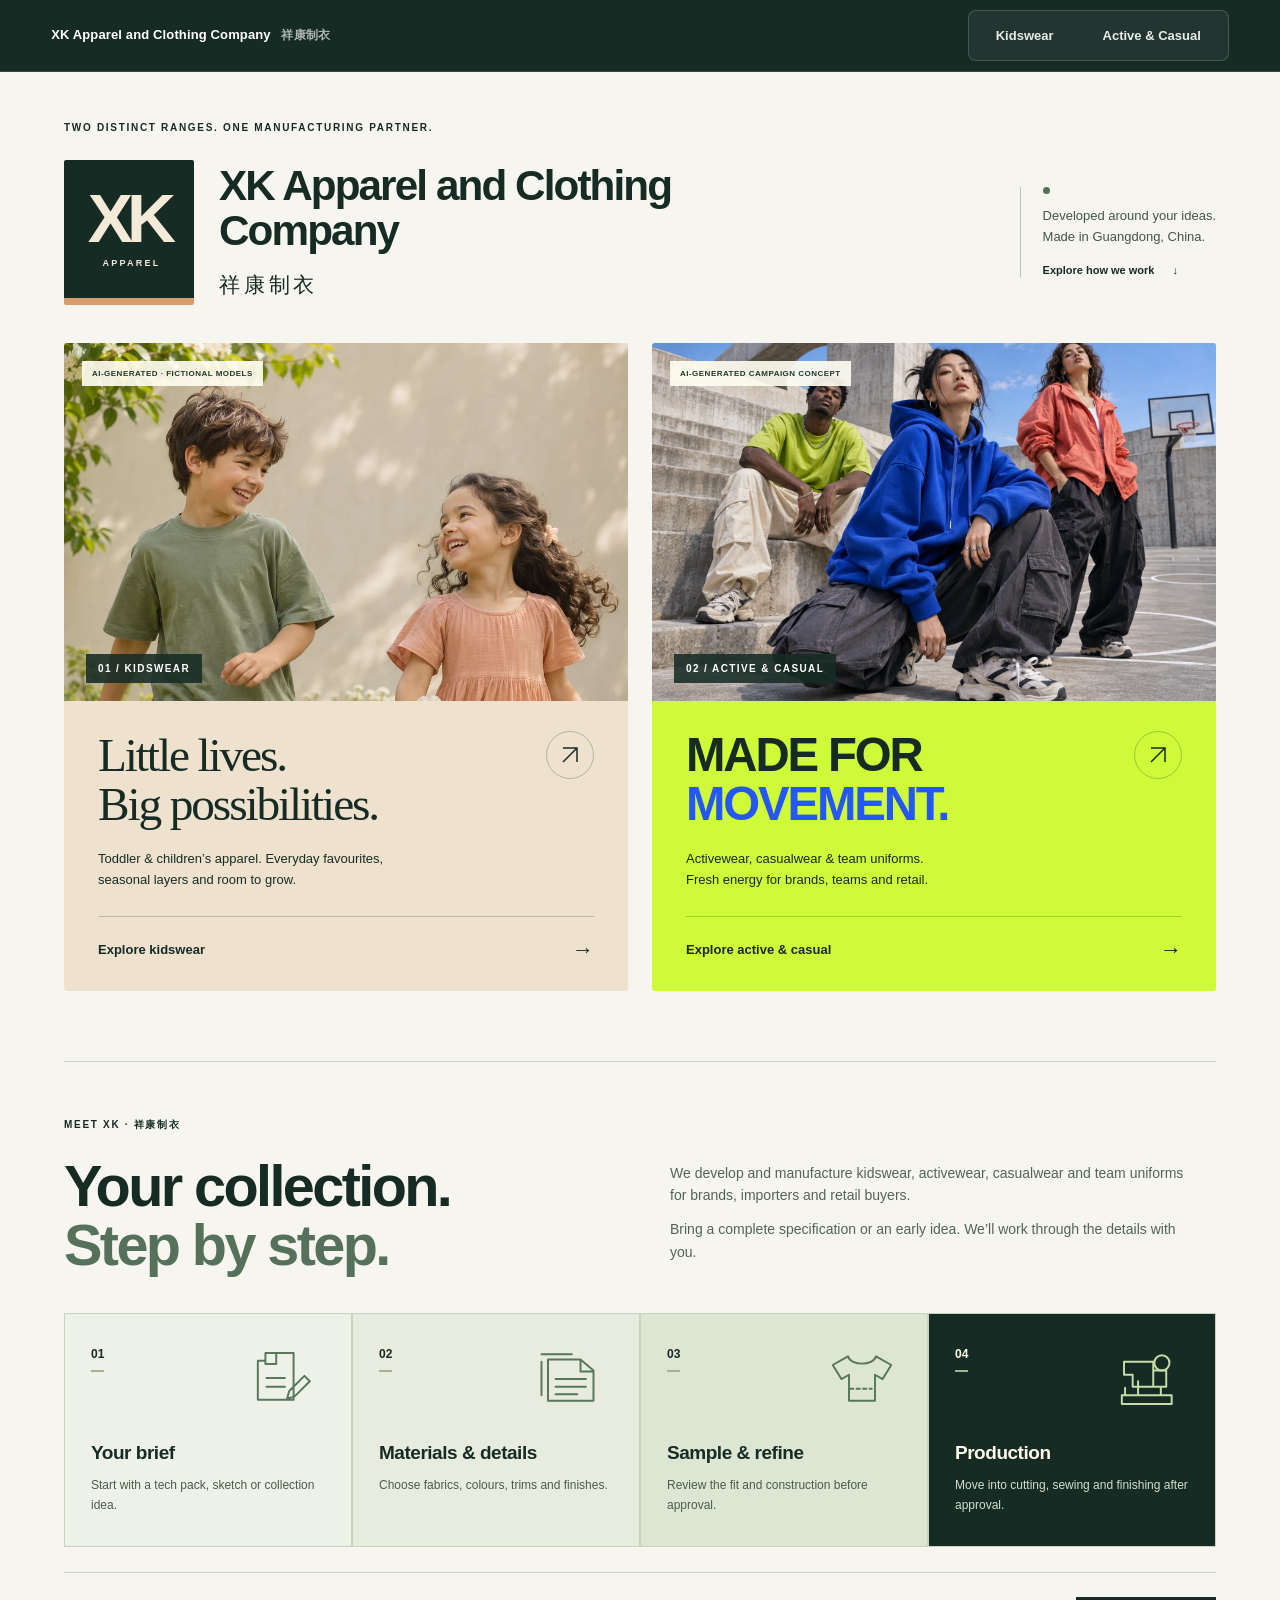
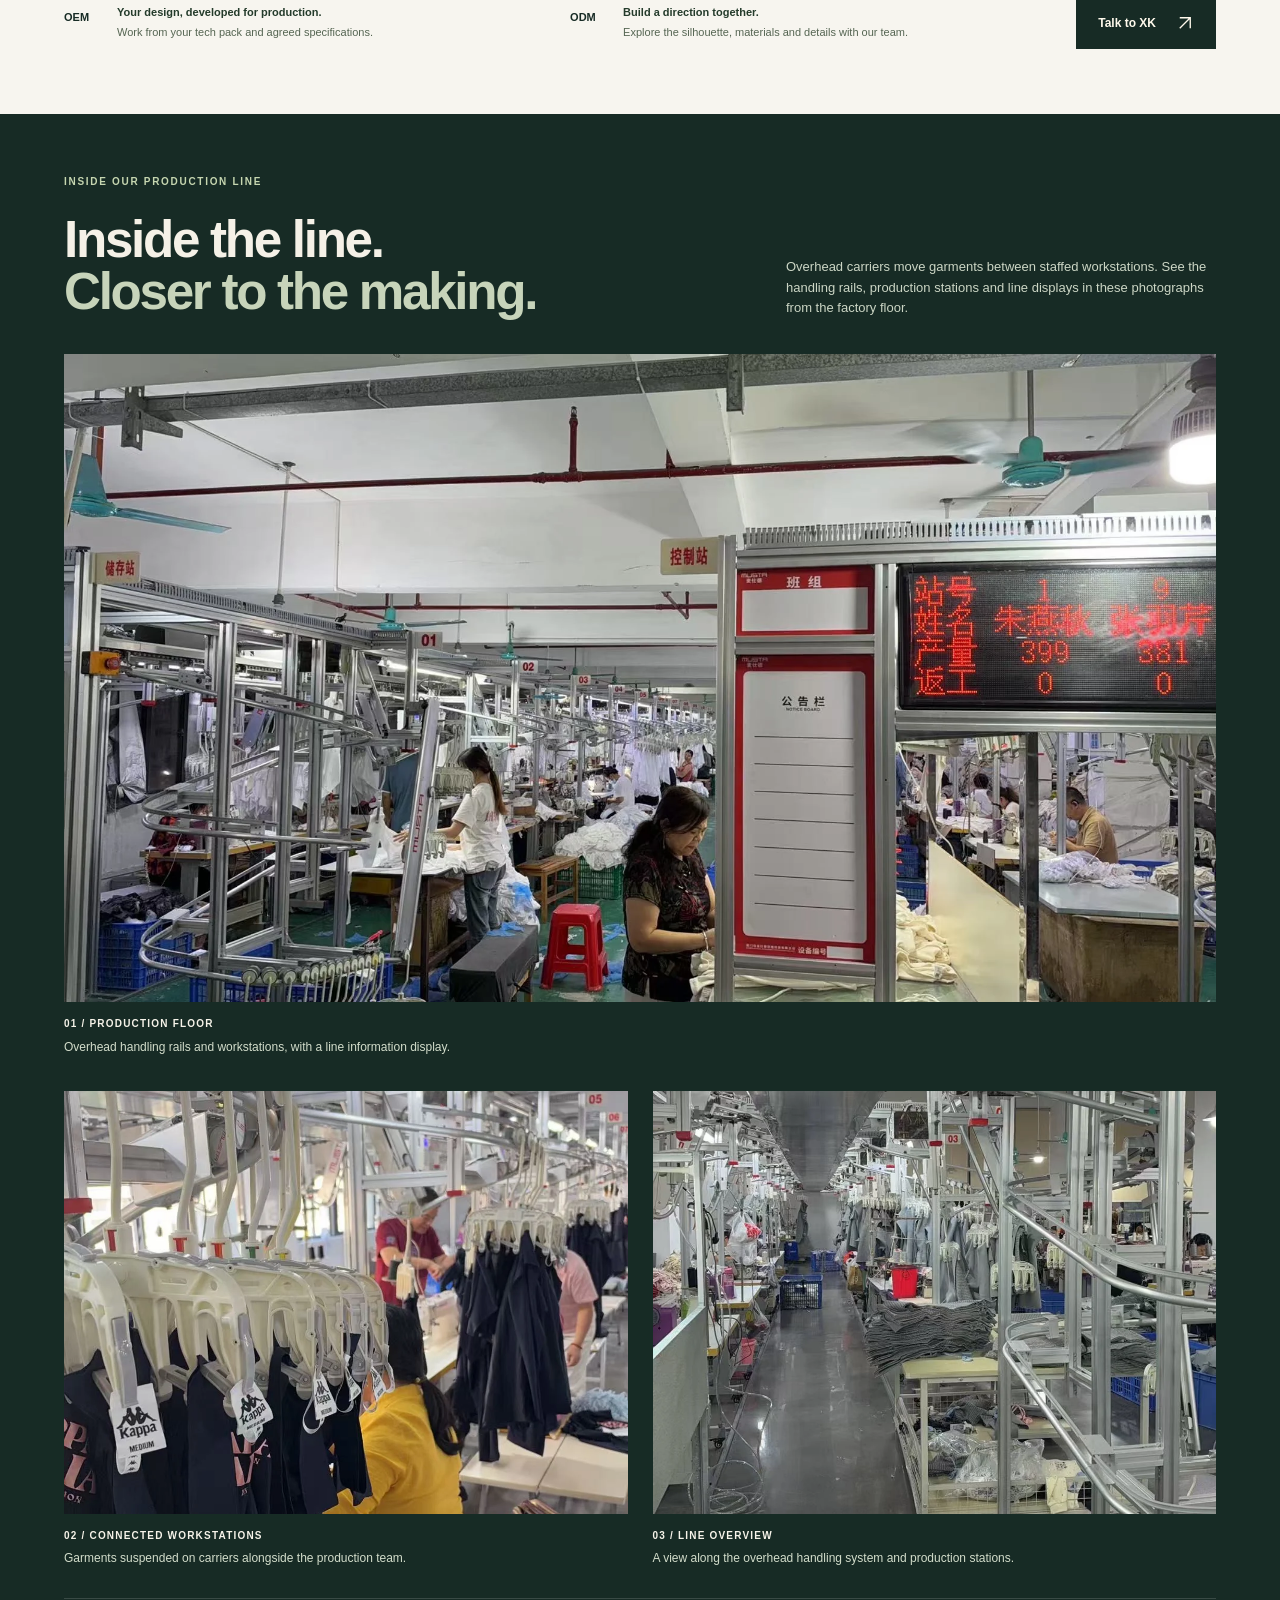
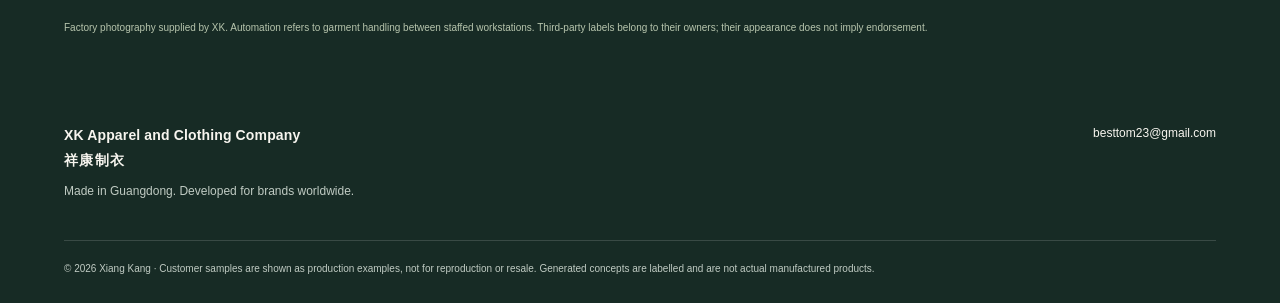
<file: index.html>
<!doctype html><html lang="en"><head><meta charset="utf-8"><meta name="viewport" content="width=device-width,initial-scale=1"><title>XK Apparel and Clothing Company | 祥康制衣</title><meta name="description" content="Explore Xiang Kang kidswear or active and casualwear. Two distinct apparel ranges, with OEM and ODM development for brands, importers and retail buyers."><meta name="robots" content="noindex,nofollow"><meta name="theme-color" content="#172b25"><link rel="stylesheet" href="shared.css"><link rel="stylesheet" href="home.css?v=visual-20261115-1"></head><body class="xk-range"><a class="skip-link" href="#main">Skip to content</a><div class="xk-switch" aria-label="Choose your business range"><a class="xk-home" href="./">XK Apparel and Clothing Company <span lang="zh">祥康制衣</span></a><div class="xk-choices"><a class="xk-choice xk-kids" href="kids/">Kidswear</a><a class="xk-choice xk-active" href="active/">Active & Casual</a></div></div><main id="main"><section class="intro"><p class="eyebrow">TWO DISTINCT RANGES. ONE MANUFACTURING PARTNER.</p><div class="intro-row"><div class="company-title"><span class="xk-monogram" aria-hidden="true">XK<span>APPAREL</span></span><h1>XK Apparel and Clothing Company<span class="company-chinese" lang="zh">祥康制衣</span></h1></div><div class="intro-note"><span class="origin-dot" aria-hidden="true"></span><p>Developed around your ideas.<br>Made in Guangdong, China.</p><a href="#company">Explore how we work <span aria-hidden="true">↓</span></a></div></div></section><section class="range-grid" aria-label="Explore our two apparel ranges"><a class="range-card kids-card" href="kids/"><div class="range-photo"><img src="kids/assets/kids-lifestyle-summer.webp" alt="Fictional AI-generated children wearing original unbranded summer clothing in a sunny garden" fetchpriority="high"><span class="photo-note">AI-GENERATED · FICTIONAL MODELS</span><span class="range-number">01 / KIDSWEAR</span></div><div class="range-copy"><div class="range-heading"><h2>Little lives.<br>Big possibilities.</h2><span class="card-arrow" aria-hidden="true"><svg viewBox="0 0 24 24" width="24" height="24" fill="none" stroke="currentColor" stroke-width="1.5"><path d="M5 19 19 5M5 5h14v14"/></svg></span></div><p>Toddler & children’s apparel. Everyday favourites,<br class="desktop-br"> seasonal layers and room to grow.</p><span class="range-link">Explore kidswear <span aria-hidden="true">→</span></span></div></a><a class="range-card active-card" href="active/"><div class="range-photo"><img src="active/assets/hero.webp" alt="AI-generated adult street-fashion campaign concept in relaxed casual layers" fetchpriority="high"><span class="photo-note">AI-GENERATED CAMPAIGN CONCEPT</span><span class="range-number">02 / ACTIVE & CASUAL</span></div><div class="range-copy"><div class="range-heading"><h2>Made for<br><em>movement.</em></h2><span class="card-arrow" aria-hidden="true"><svg viewBox="0 0 24 24" width="24" height="24" fill="none" stroke="currentColor" stroke-width="1.5"><path d="M5 19 19 5M5 5h14v14"/></svg></span></div><p>Activewear, casualwear & team uniforms.<br class="desktop-br"> Fresh energy for brands, teams and retail.</p><span class="range-link">Explore active & casual <span aria-hidden="true">→</span></span></div></a></section><section class="company-visual" id="company"><div class="company-lead"><div><p class="eyebrow">MEET XK · 祥康制衣</p><h2>Your collection.<br><span>Step by step.</span></h2></div><div class="company-summary"><p>We develop and manufacture kidswear, activewear, casualwear and team uniforms for brands, importers and retail buyers.</p><p>Bring a complete specification or an early idea. We’ll work through the details with you.</p></div></div><ol class="process-graphic" aria-label="Apparel development process"><li><div class="process-top"><span class="step-number">01</span><svg viewBox="0 0 72 66" fill="none" stroke="currentColor" stroke-width="1.8" stroke-linecap="round" stroke-linejoin="round" aria-hidden="true"><path d="M17 10h26v43H10V17h7m0-7v10h10V10m-9 23h17m-17 8h17M39 45l14-14 5 5-14 14-7 2z"/></svg></div><h3>Your brief</h3><p>Start with a tech pack, sketch or collection idea.</p></li><li><div class="process-top"><span class="step-number">02</span><svg viewBox="0 0 72 66" fill="none" stroke="currentColor" stroke-width="1.8" stroke-linecap="round" stroke-linejoin="round" aria-hidden="true"><path d="M12 16h30l12 10v28H12zM42 16v11h12M19 34h28M19 41h28M19 48h20"/><path d="M6 11h28M6 18v31"/></svg></div><h3>Materials & details</h3><p>Choose fabrics, colours, trims and finishes.</p></li><li><div class="process-top"><span class="step-number">03</span><svg viewBox="0 0 72 66" fill="none" stroke="currentColor" stroke-width="1.8" stroke-linecap="round" stroke-linejoin="round" aria-hidden="true"><path d="M23 13l-14 8 8 13 7-4v24h24V30l7 4 8-13-14-8c-3 9-23 9-26 0z"/><path d="M25 43h20" stroke-dasharray="3 3"/></svg></div><h3>Sample & refine</h3><p>Review the fit and construction before approval.</p></li><li><div class="process-top"><span class="step-number">04</span><svg viewBox="0 0 72 66" fill="none" stroke="currentColor" stroke-width="1.8" stroke-linecap="round" stroke-linejoin="round" aria-hidden="true"><path d="M10 49h46v8H10zM18 18h21v8h12v15H20V30h-8V18h6zm21 8v15M46 41v8M25 36v13M13 49v-7"/><circle cx="47" cy="19" r="7"/></svg></div><h3>Production</h3><p>Move into cutting, sewing and finishing after approval.</p></li></ol><div class="development-routes"><div><span class="route-label">OEM</span><p><strong>Your design, developed for production.</strong><br>Work from your tech pack and agreed specifications.</p></div><div><span class="route-label">ODM</span><p><strong>Build a direction together.</strong><br>Explore the silhouette, materials and details with our team.</p></div><a href="mailto:besttom23@gmail.com">Talk to XK <svg viewBox="0 0 24 24" width="18" height="18" fill="none" stroke="currentColor" stroke-width="1.8" aria-hidden="true"><path d="M5 19 19 5M5 5h14v14"/></svg></a></div></section><section class="production" id="production"><div class="production-heading"><div><p class="eyebrow">INSIDE OUR PRODUCTION LINE</p><h2>Inside the line.<br><span>Closer to the making.</span></h2></div><p>Overhead carriers move garments between staffed workstations. See the handling rails, production stations and line displays in these photographs from the factory floor.</p></div><div class="production-gallery"><figure class="production-wide"><img src="assets/production-line-overview.webp" alt="Company-supplied photograph of overhead garment transport rails, workstations, staff and line information display" width="1920" height="1080" loading="lazy"><figcaption><span>01 / PRODUCTION FLOOR</span>Overhead handling rails and workstations, with a line information display.</figcaption></figure><figure><img src="assets/production-line-stations.webp" alt="Company-supplied photograph of garments suspended from overhead carriers beside numbered staffed workstations" width="1080" height="1920" loading="lazy"><figcaption><span>02 / CONNECTED WORKSTATIONS</span>Garments suspended on carriers alongside the production team.</figcaption></figure><figure><img src="assets/production-line-control.webp" alt="Company-supplied photograph looking along the garment handling line, with overhead rails, numbered stations and an information display" width="1080" height="1920" loading="lazy"><figcaption><span>03 / LINE OVERVIEW</span>A view along the overhead handling system and production stations.</figcaption></figure></div><p class="production-note">Factory photography supplied by XK. Automation refers to garment handling between staffed workstations. Third-party labels belong to their owners; their appearance does not imply endorsement.</p></section></main><footer><div><strong>XK Apparel and Clothing Company <span lang="zh">祥康制衣</span></strong><p>Made in Guangdong. Developed for brands worldwide.</p></div><a href="mailto:besttom23@gmail.com">besttom23@gmail.com</a><p class="rights">© 2026 Xiang Kang · Customer samples are shown as production examples, not for reproduction or resale. Generated concepts are labelled and are not actual manufactured products.</p></footer></body></html>
</file>
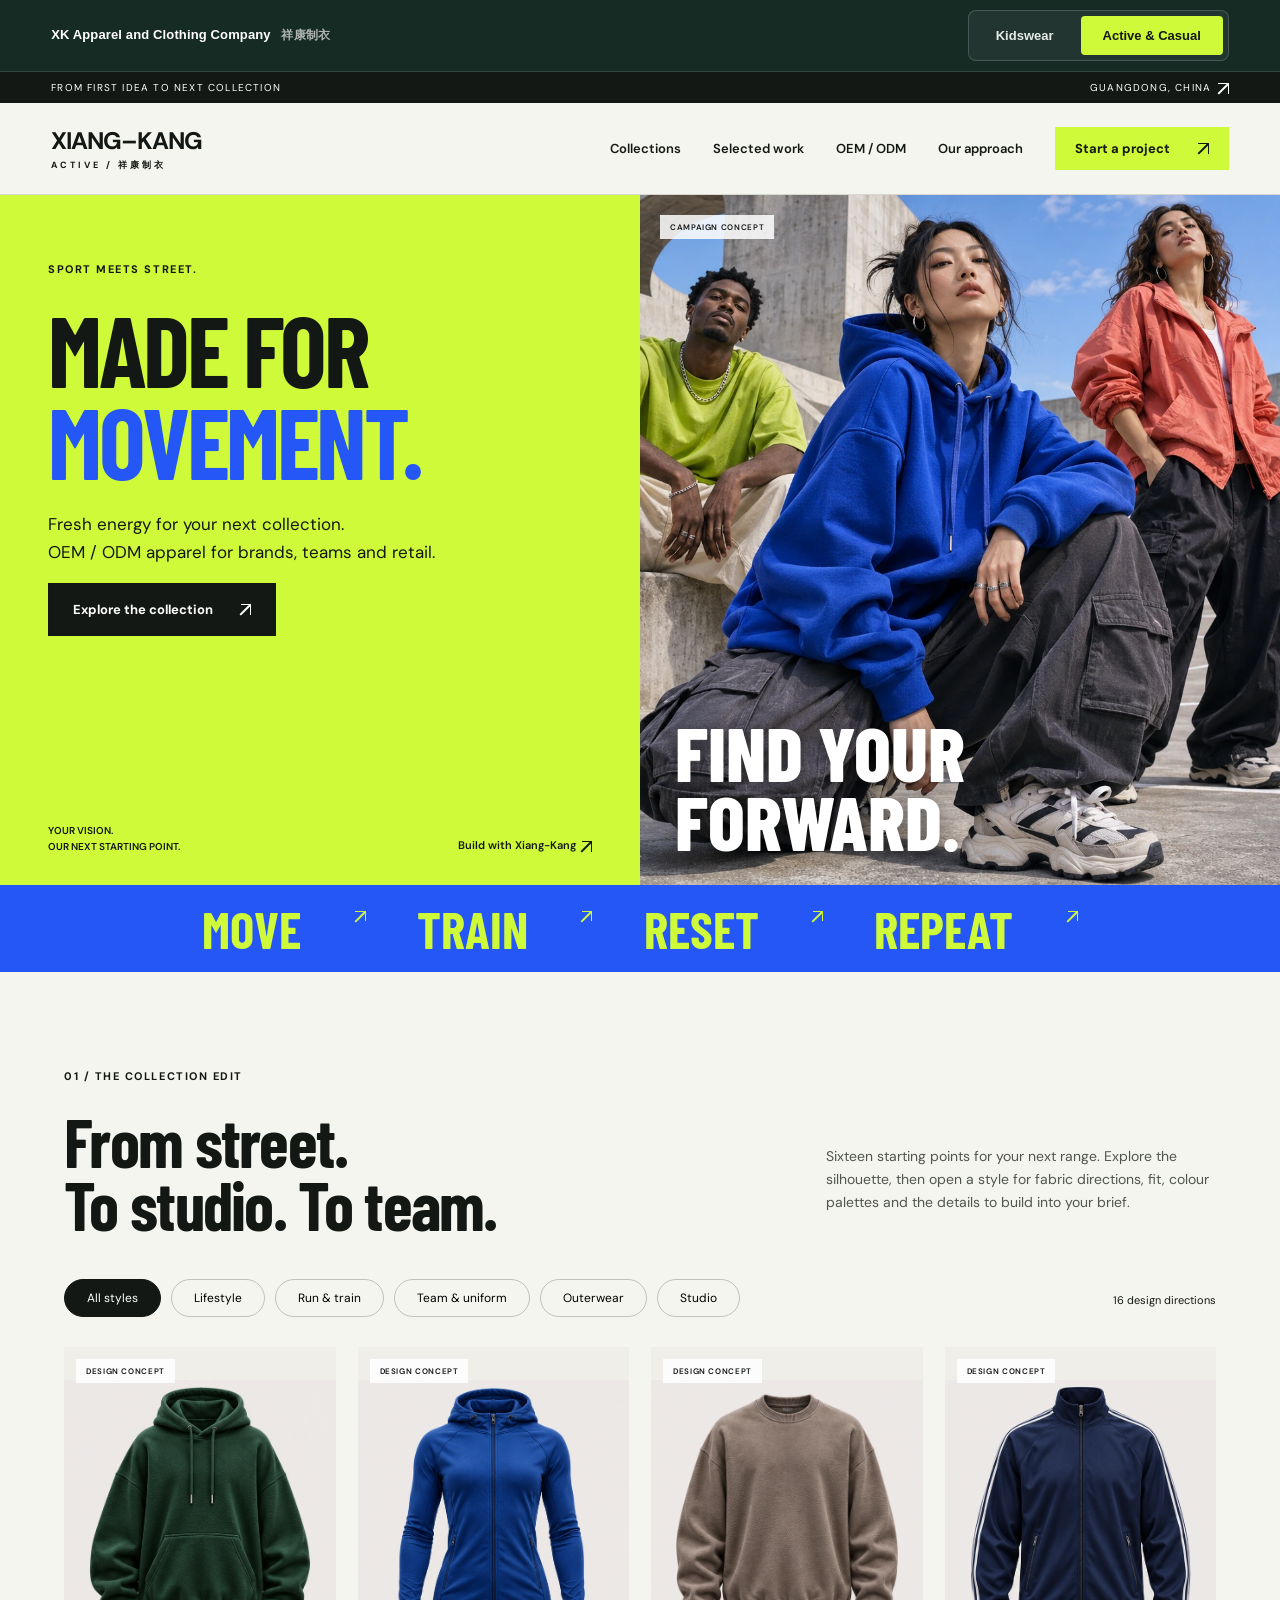
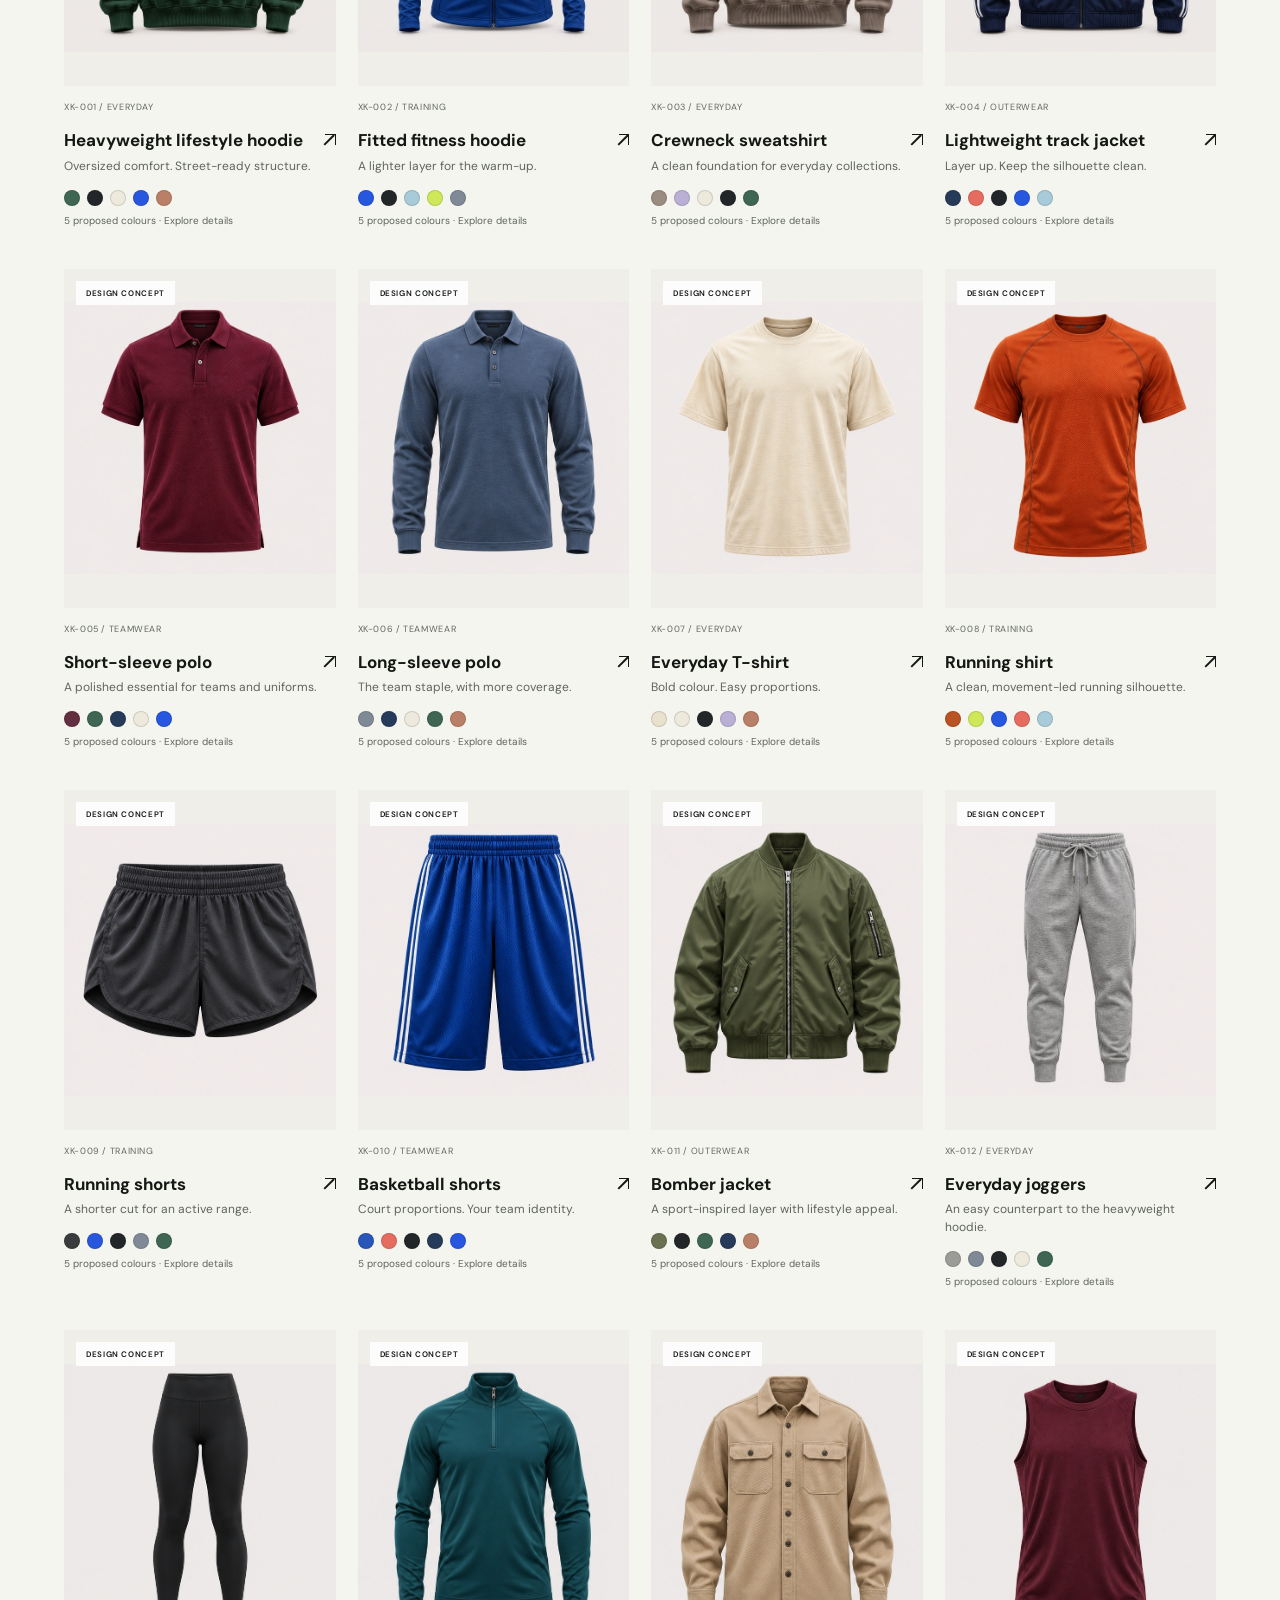
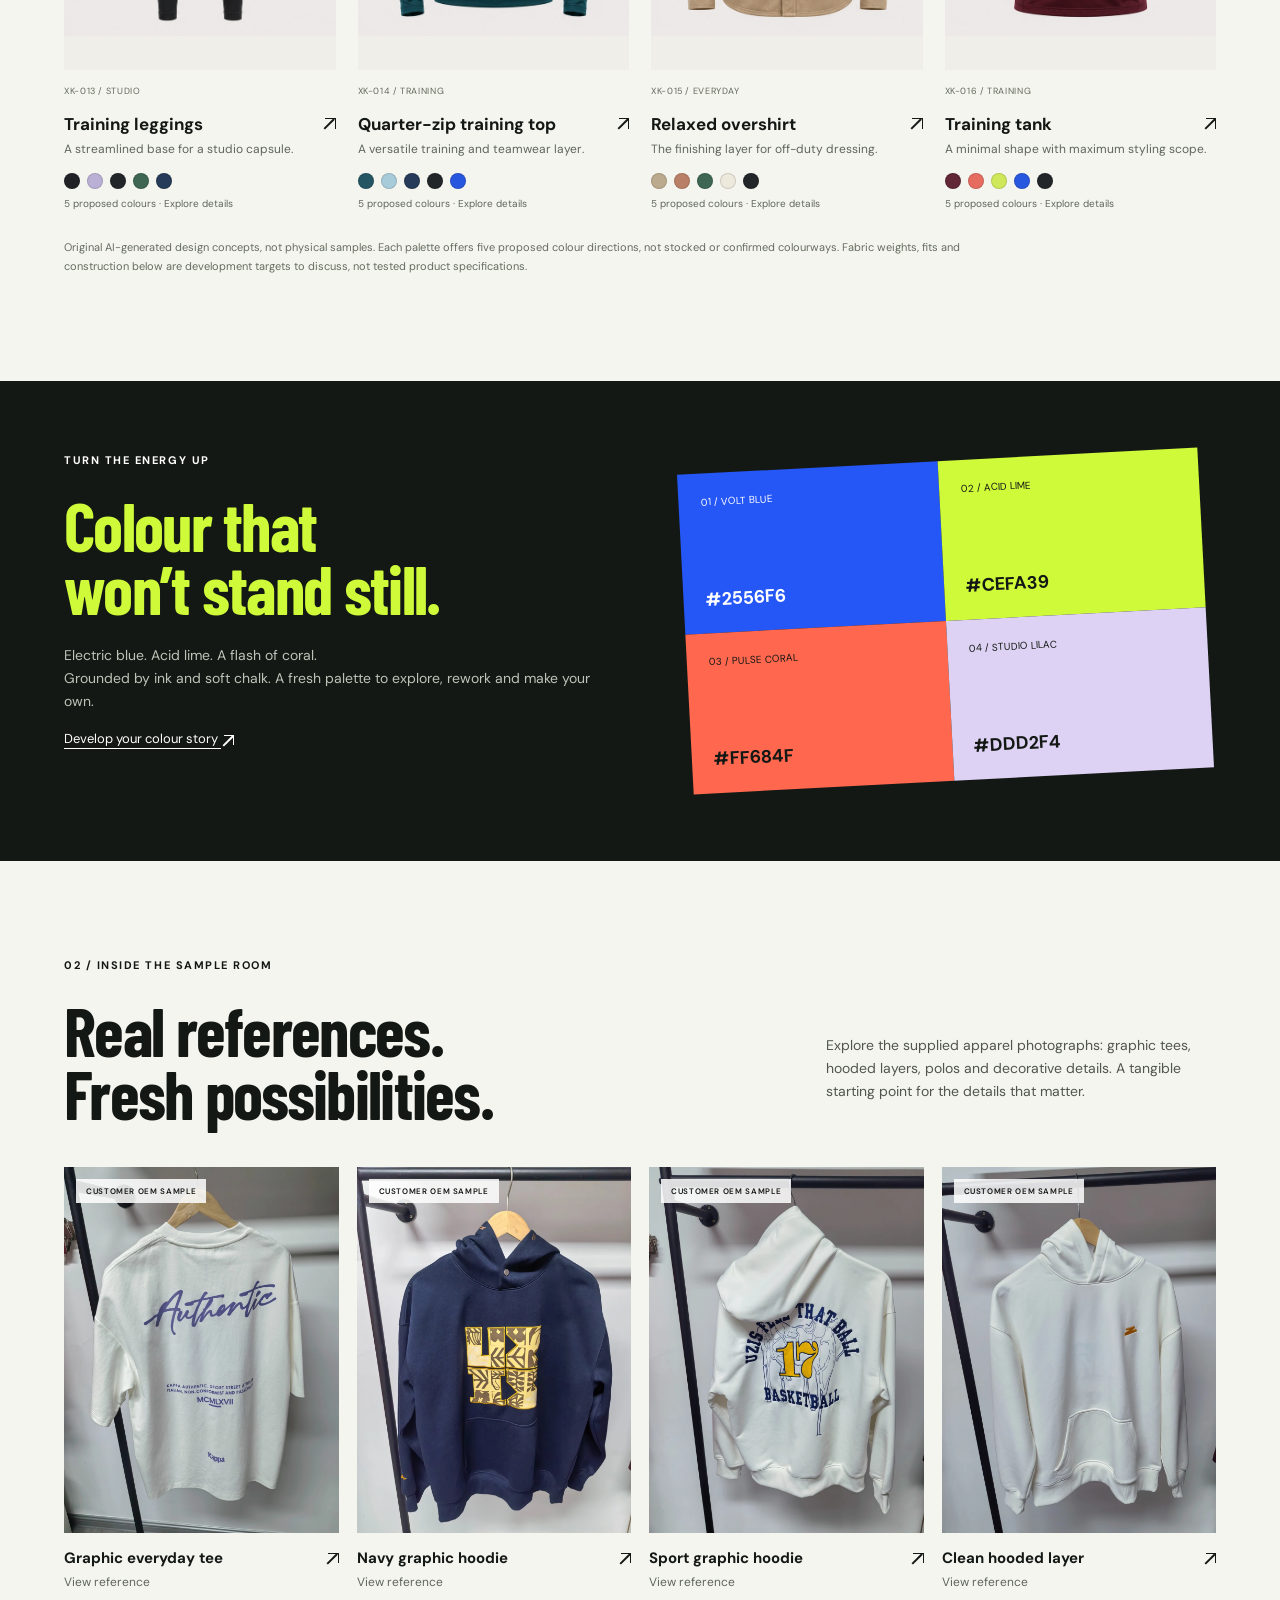
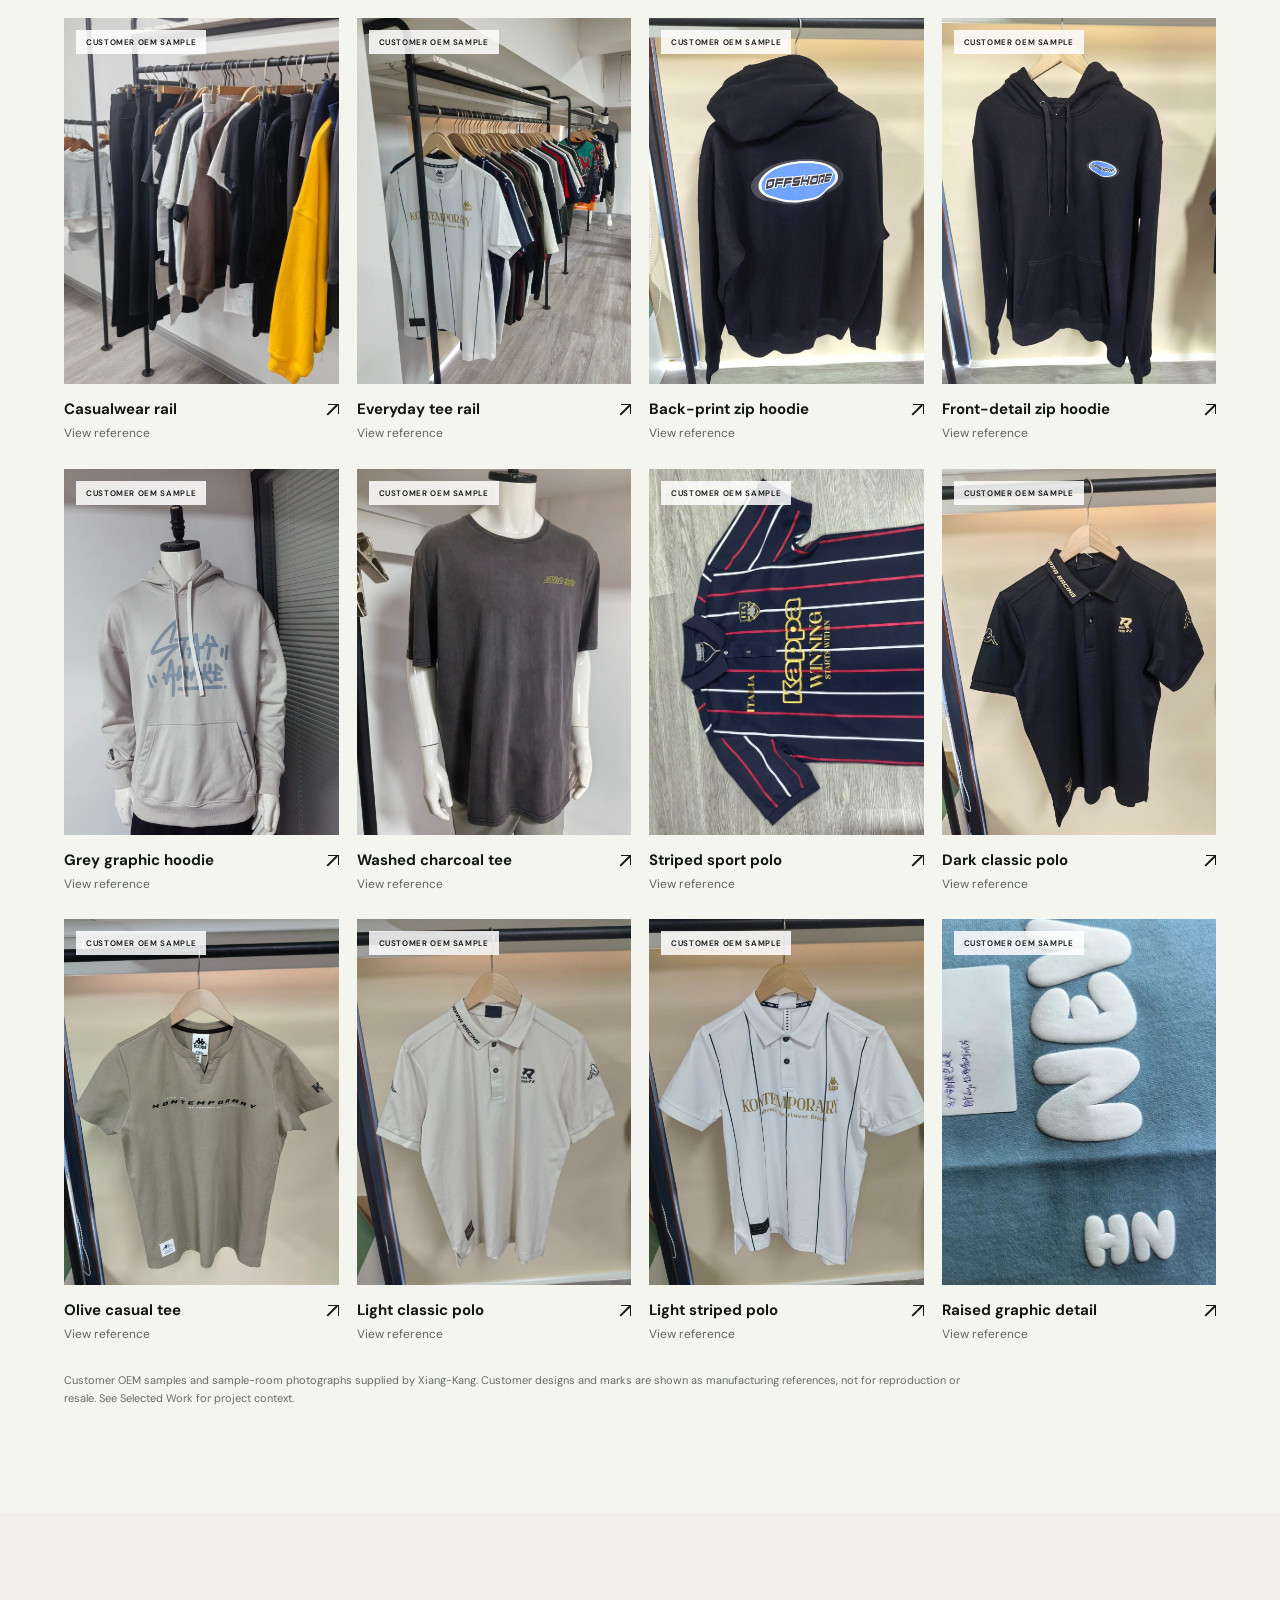
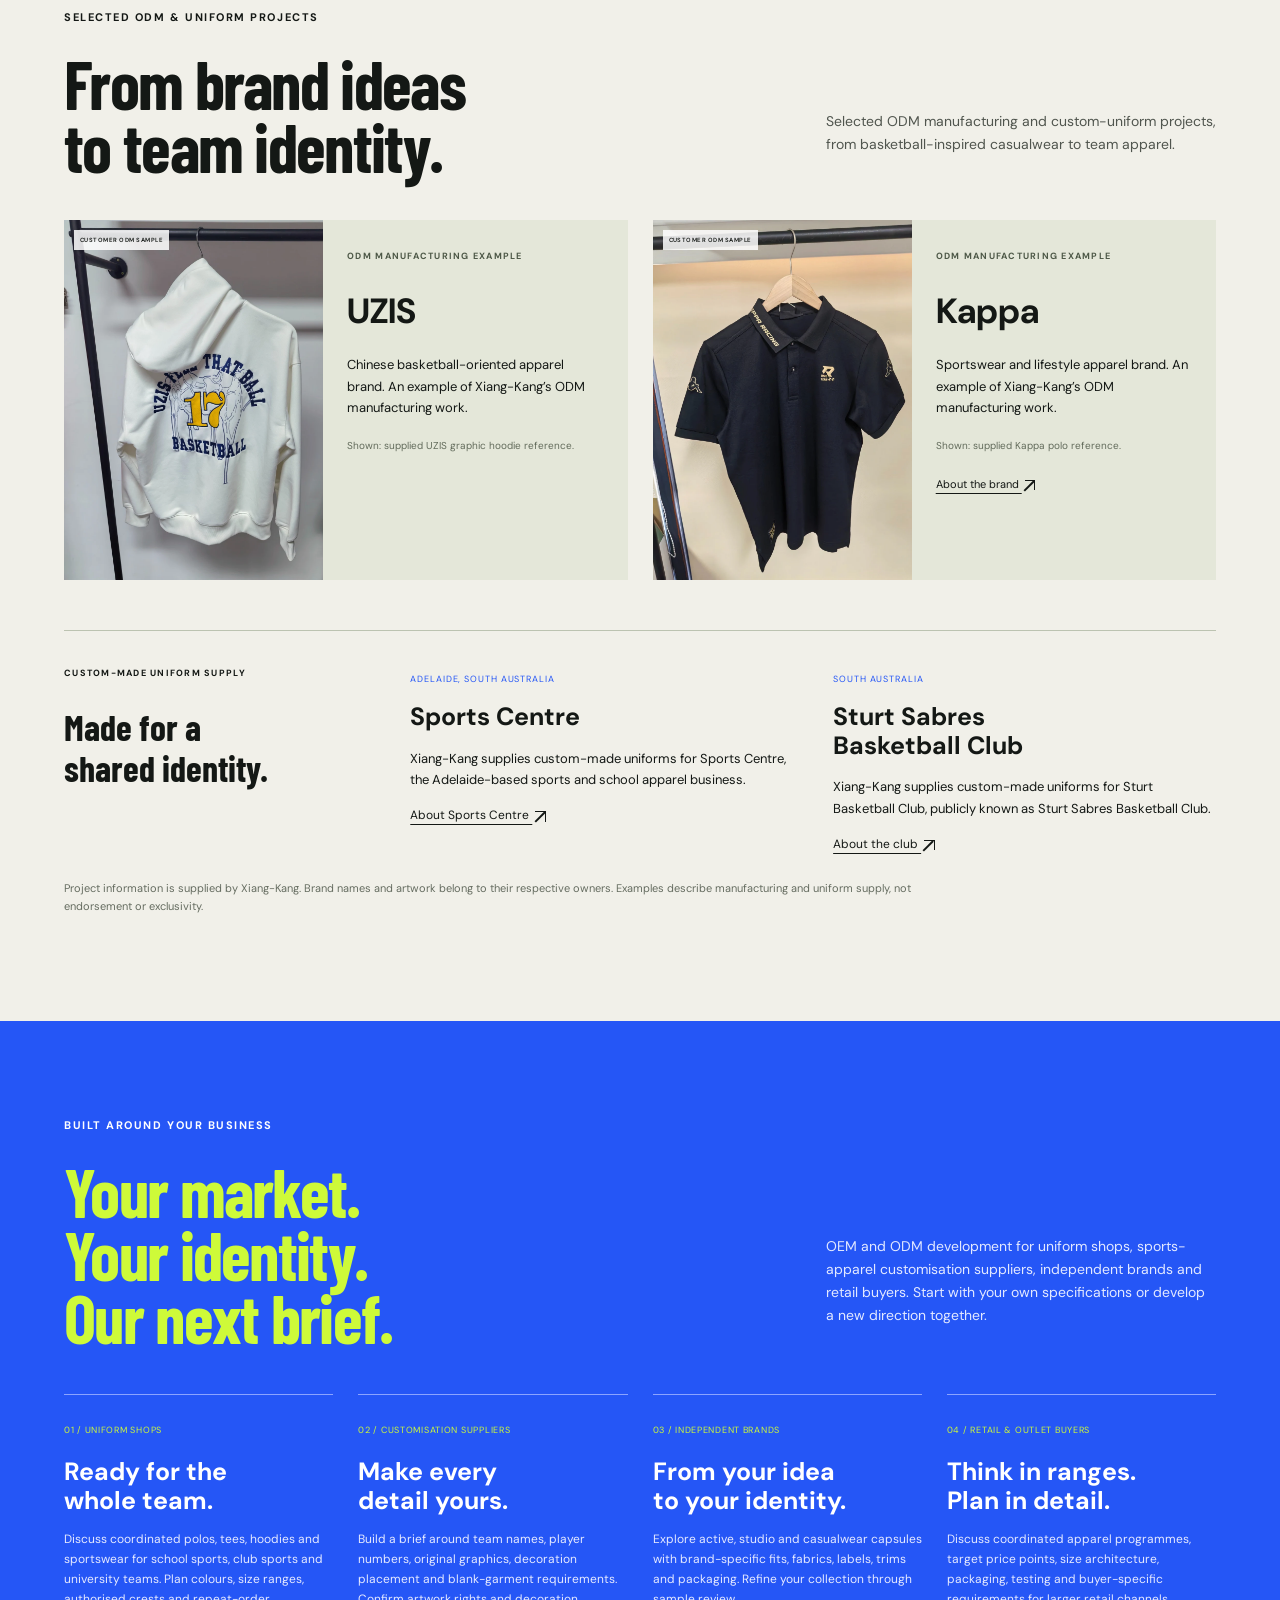
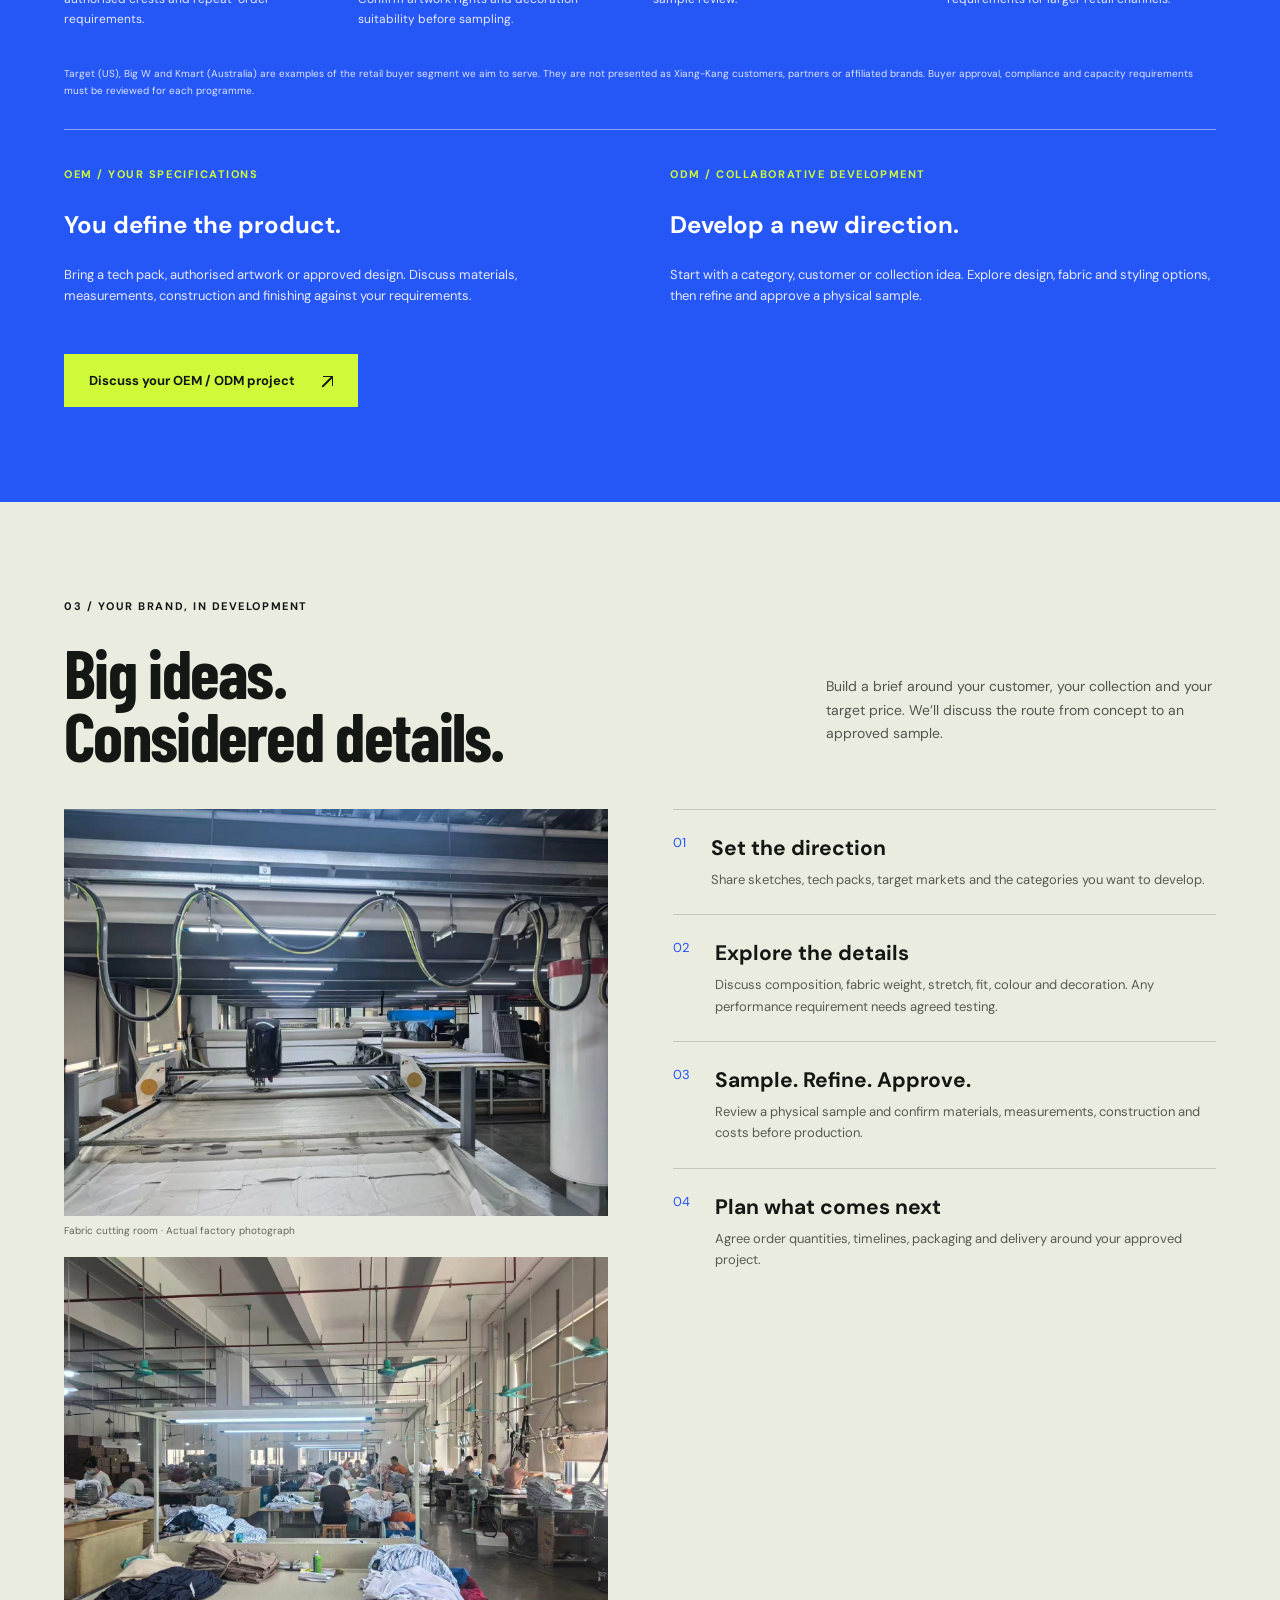
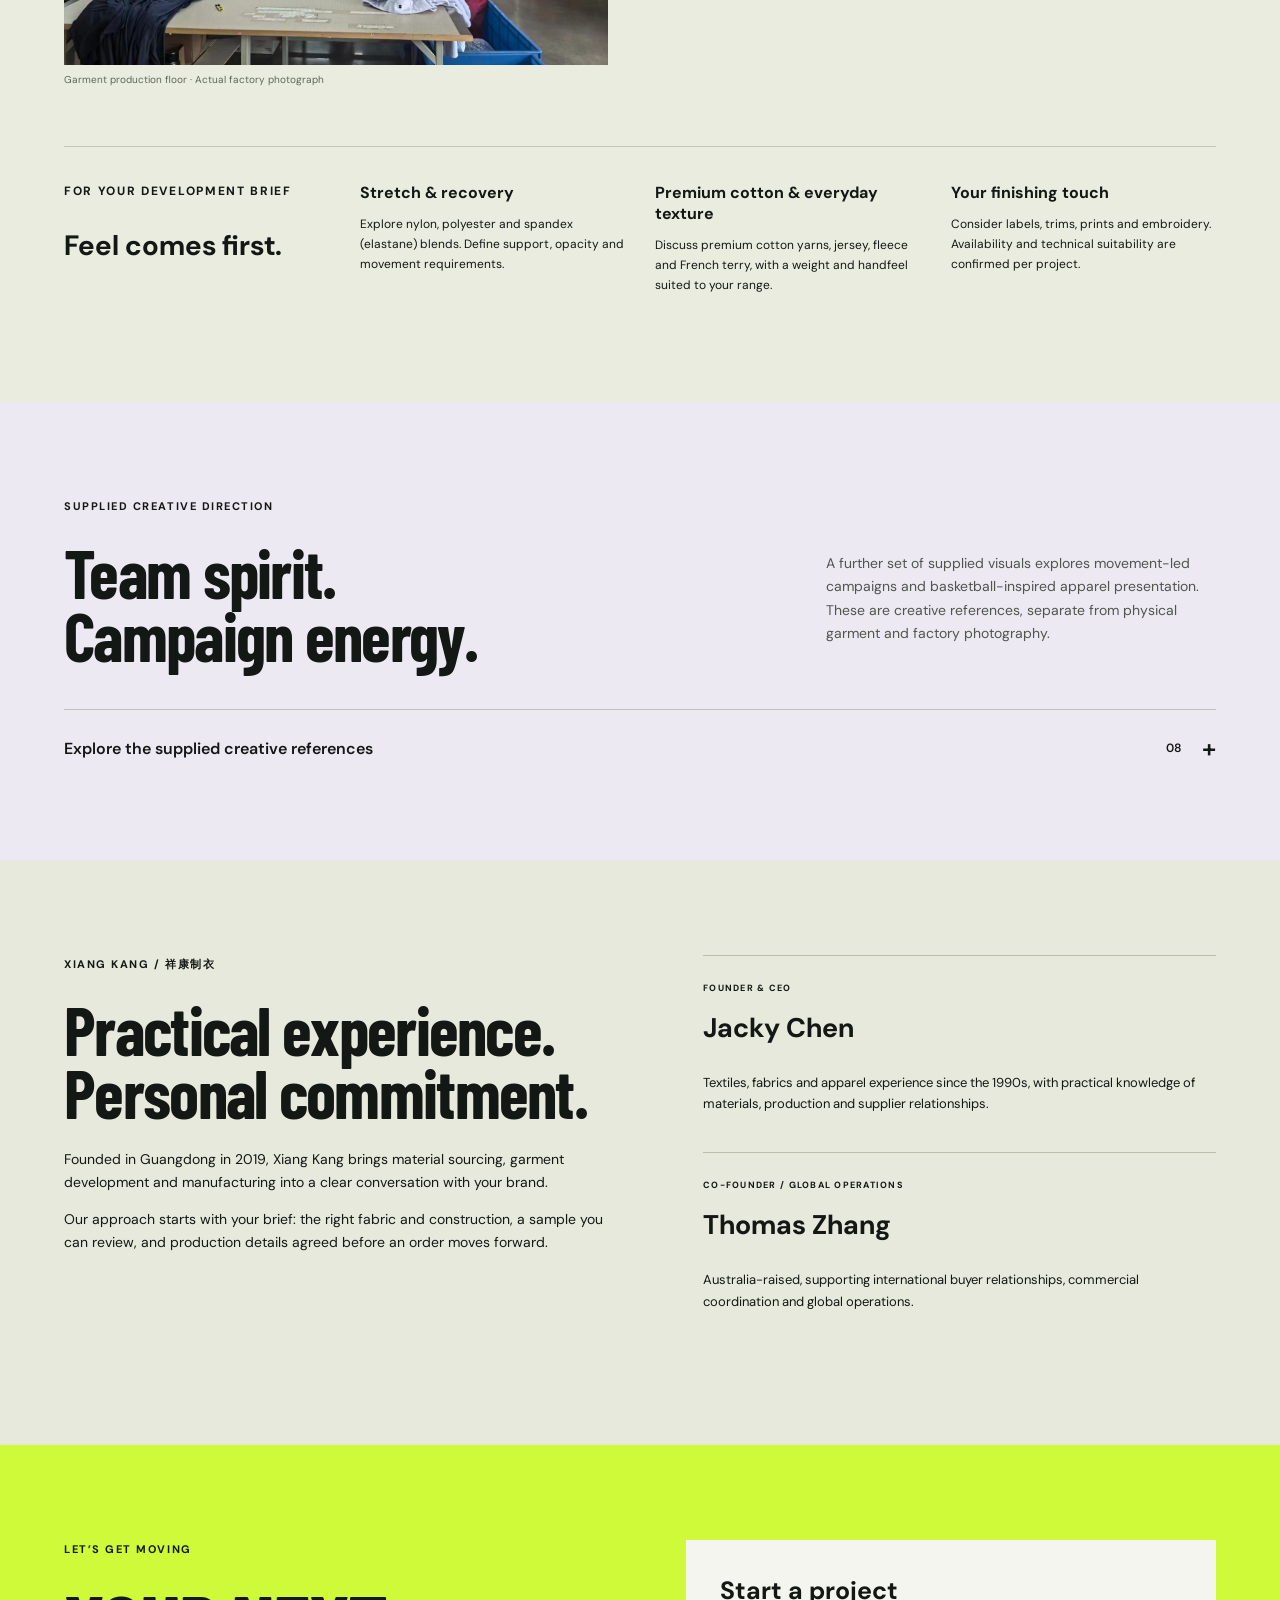
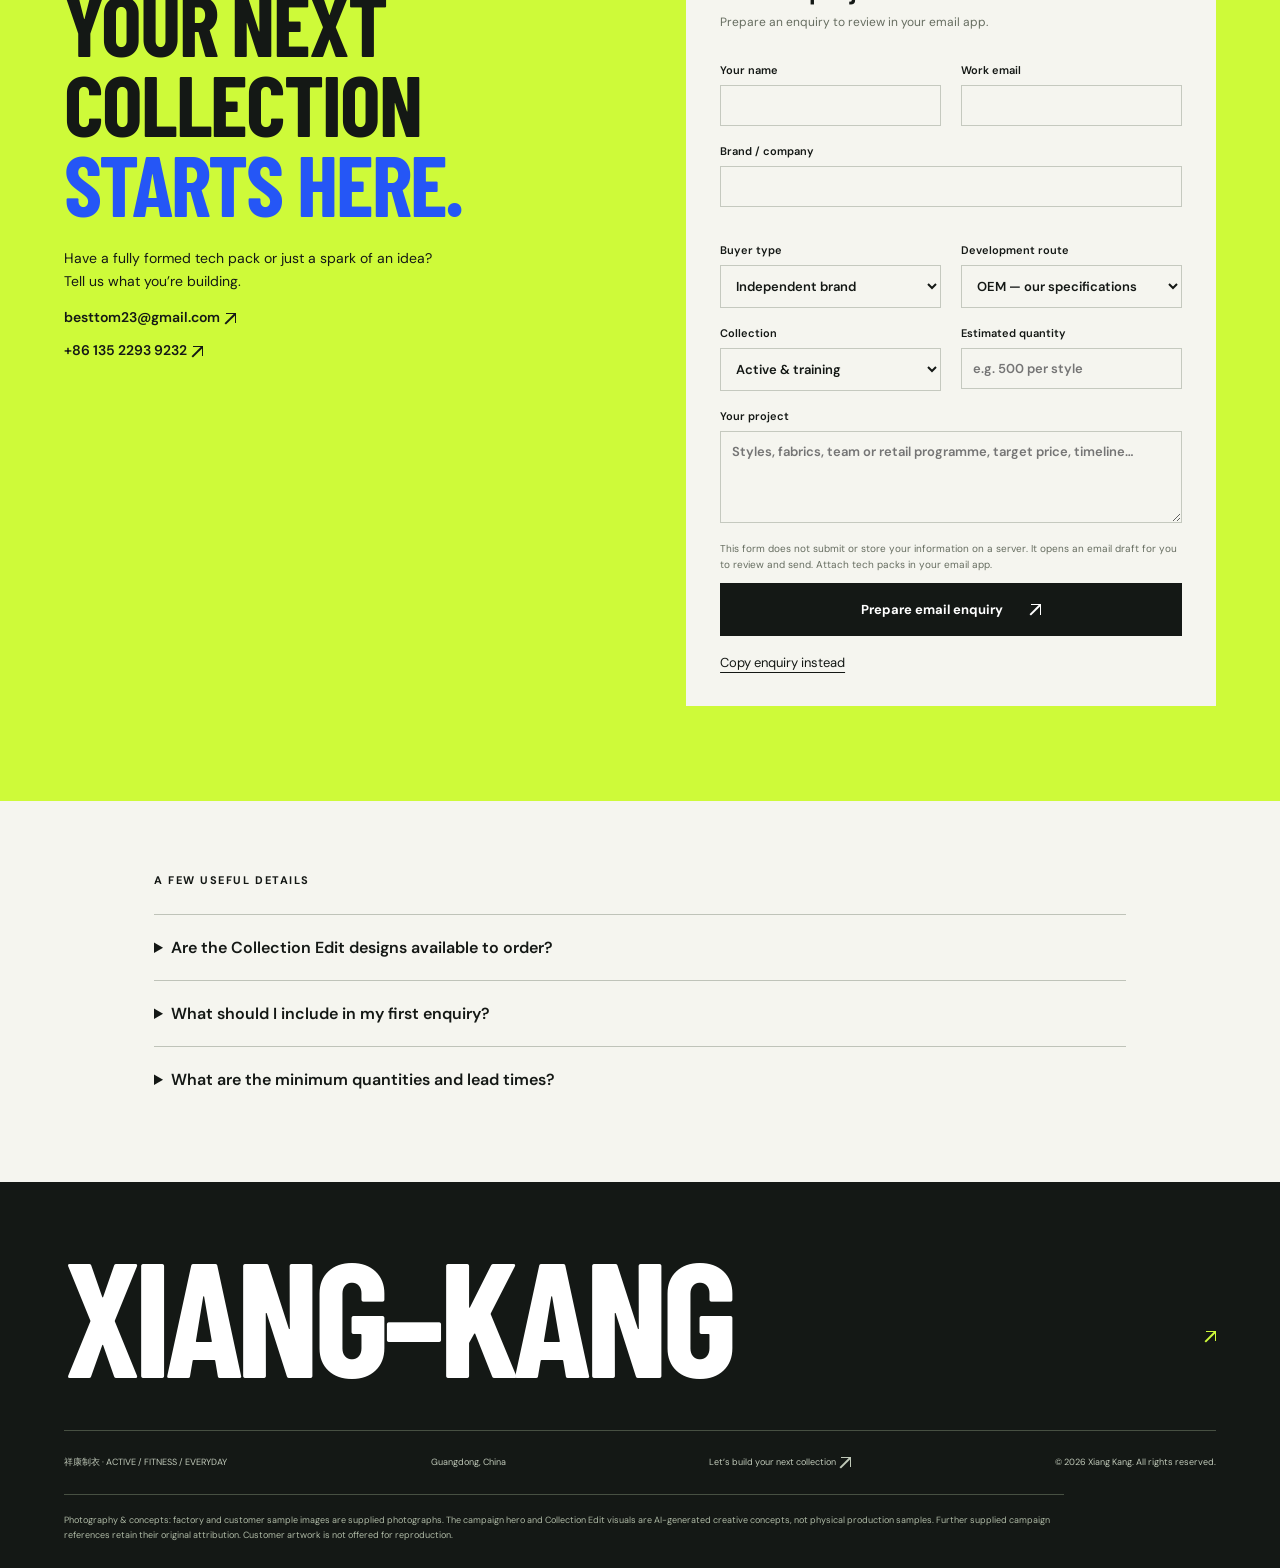
<file: active/index.html>
<!doctype html><html lang="en"><head><meta charset="utf-8"><meta name="viewport" content="width=device-width,initial-scale=1"><title>Xiang Kang Active | OEM & ODM Activewear, Teamwear & Casualwear</title><meta name="description" content="Xiang Kang OEM and ODM activewear, teamwear and casualwear development in Guangdong. Custom uniforms, customer samples and apparel sourcing for brands and buyers in Australia, New Zealand and beyond."><meta name="robots" content="index,follow"><meta name="theme-color" content="#cefa39"><link rel="stylesheet" href="assets/style.css"><script src="assets/catalog.js" defer></script><script src="assets/site.js" defer></script><link rel="stylesheet" href="../shared.css"></head><body class="xk-range"><div class="xk-switch" aria-label="Choose your business range"><a class="xk-home" href="../" aria-label="XK Apparel and Clothing Company home">XK Apparel and Clothing Company <span lang="zh">祥康制衣</span></a><div class="xk-choices"><a class="xk-choice xk-kids" href="../kids/" >Kidswear</a><a class="xk-choice xk-active" href="../active/" aria-current="true">Active & Casual</a></div></div><a class="skip" href="#main">Skip to content</a><div class="topline">FROM FIRST IDEA TO NEXT COLLECTION <span>GUANGDONG, CHINA <span class="arrow" aria-hidden="true">↗</span></span></div><header><a href="#" class="logo">XIANG–KANG<span>ACTIVE / 祥康制衣</span></a><nav id="nav"><a href="#collections">Collections</a><a href="#selected-work">Selected work</a><a href="#buyers">OEM / ODM</a><a href="#process">Our approach</a><a href="#enquiry" class="button small">Start a project <span class="arrow" aria-hidden="true">↗</span></a></nav><button id="menu" aria-controls="nav" aria-expanded="false">Menu +</button></header><main id="main"><section class="hero"><div class="hero-copy"><p class="eyebrow">SPORT MEETS STREET.</p><h1>MADE FOR<br><em>MOVEMENT.</em></h1><p class="intro">Fresh energy for your next collection.<br>OEM / ODM apparel for brands, teams and retail.</p><a class="button dark" href="#collections">Explore the collection <span class="arrow" aria-hidden="true">↗</span></a><div class="hero-bottom"><span>YOUR VISION.<br>OUR NEXT STARTING POINT.</span><a href="#enquiry">Build with Xiang-Kang <span><span class="arrow" aria-hidden="true">↗</span></span></a></div></div><div class="hero-photo"><img src="assets/hero.webp" alt="AI-generated street-fashion campaign with adult models in oversized layers, relaxed trousers and sneakers"><span class="image-label">CAMPAIGN CONCEPT</span><div class="hero-caption">FIND YOUR<br>FORWARD.</div></div></section><div class="ticker" aria-label="Move train reset repeat"><span>MOVE</span> <span class="arrow" aria-hidden="true">↗</span> <span>TRAIN</span> <span class="arrow" aria-hidden="true">↗</span> <span>RESET</span> <span class="arrow" aria-hidden="true">↗</span> <span>REPEAT</span> <span class="arrow" aria-hidden="true">↗</span></div><section class="section catalogue-section" id="collections"><div class="section-heading"><div><p class="eyebrow">01 / THE COLLECTION EDIT</p><h2>From street.<br>To studio. To team.</h2></div><p>Sixteen starting points for your next range. Explore the silhouette, then open a style for fabric directions, fit, colour palettes and the details to build into your brief.</p></div><div class="catalogue-toolbar"><div class="filters" role="group" aria-label="Filter collection"><button class="selected" data-filter="all" aria-pressed="true">All styles</button><button data-filter="everyday" aria-pressed="false">Lifestyle</button><button data-filter="training" aria-pressed="false">Run & train</button><button data-filter="teamwear" aria-pressed="false">Team & uniform</button><button data-filter="outerwear" aria-pressed="false">Outerwear</button><button data-filter="studio" aria-pressed="false">Studio</button></div><p id="catalogue-count" aria-live="polite">16 design directions</p></div><div id="concepts" class="products catalogue-grid"></div><p class="note">Original AI-generated design concepts, not physical samples. Each palette offers five proposed colour directions, not stocked or confirmed colourways. Fabric weights, fits and construction below are development targets to discuss, not tested product specifications.</p></section><section class="color-story"><div><p class="eyebrow">TURN THE ENERGY UP</p><h2>Colour that<br>won’t stand still.</h2><p>Electric blue. Acid lime. A flash of coral.<br>Grounded by ink and soft chalk. A fresh palette to explore, rework and make your own.</p><a class="text-link" href="#enquiry">Develop your colour story <span class="arrow" aria-hidden="true">↗</span></a></div><div class="swatches"><div style="--color:#2556f6"><span>01 / VOLT BLUE</span><strong>#2556F6</strong></div><div style="--color:#cefa39"><span>02 / ACID LIME</span><strong>#CEFA39</strong></div><div style="--color:#ff684f"><span>03 / PULSE CORAL</span><strong>#FF684F</strong></div><div style="--color:#ddd2f4"><span>04 / STUDIO LILAC</span><strong>#DDD2F4</strong></div></div></section><section class="section" id="samples"><div class="section-heading"><div><p class="eyebrow">02 / INSIDE THE SAMPLE ROOM</p><h2>Real references.<br>Fresh possibilities.</h2></div><p>Explore the supplied apparel photographs: graphic tees, hooded layers, polos and decorative details. A tangible starting point for the details that matter.</p></div><div class="samples" id="sample-grid"></div><p class="note">Customer OEM samples and sample-room photographs supplied by Xiang-Kang. Customer designs and marks are shown as manufacturing references, not for reproduction or resale. See Selected Work for project context.</p></section><section class="section selected-work" id="selected-work"><div class="section-heading"><div><p class="eyebrow">SELECTED ODM & UNIFORM PROJECTS</p><h2>From brand ideas<br>to team identity.</h2></div><p>Selected ODM manufacturing and custom-uniform projects, from basketball-inspired casualwear to team apparel.</p></div><div class="work-grid"><article><div class="work-photo"><img src="assets/reference-3.webp" alt="Supplied UZIS basketball graphic hoodie reference" loading="lazy"><span class="image-label">CUSTOMER ODM SAMPLE</span></div><div class="work-copy"><p class="eyebrow">ODM MANUFACTURING EXAMPLE</p><h3>UZIS</h3><p>Chinese basketball-oriented apparel brand. An example of Xiang-Kang’s ODM manufacturing work.</p><span class="work-caption">Shown: supplied UZIS graphic hoodie reference.</span></div></article><article><div class="work-photo"><img src="assets/reference-12.webp" alt="Supplied Kappa dark polo reference with embroidered details" loading="lazy"><span class="image-label">CUSTOMER ODM SAMPLE</span></div><div class="work-copy"><p class="eyebrow">ODM MANUFACTURING EXAMPLE</p><h3>Kappa</h3><p>Sportswear and lifestyle apparel brand. An example of Xiang-Kang’s ODM manufacturing work.</p><span class="work-caption">Shown: supplied Kappa polo reference.</span><a class="text-link" href="https://www.kappa.com/pages/about" target="_blank" rel="noopener noreferrer">About the brand <span class="arrow" aria-hidden="true">↗</span></a></div></article></div><div class="uniform-work"><div><p class="eyebrow">CUSTOM-MADE UNIFORM SUPPLY</p><h3>Made for a<br>shared identity.</h3></div><article><span class="work-location">ADELAIDE, SOUTH AUSTRALIA</span><h3>Sports Centre</h3><p>Xiang-Kang supplies custom-made uniforms for Sports Centre, the Adelaide-based sports and school apparel business.</p><a class="text-link" href="https://sportscentre.com.au/about/" target="_blank" rel="noopener noreferrer">About Sports Centre <span class="arrow" aria-hidden="true">↗</span></a></article><article><span class="work-location">SOUTH AUSTRALIA</span><h3>Sturt Sabres<br>Basketball Club</h3><p>Xiang-Kang supplies custom-made uniforms for Sturt Basketball Club, publicly known as Sturt Sabres Basketball Club.</p><a class="text-link" href="https://www.sturtsabres.com.au/" target="_blank" rel="noopener noreferrer">About the club <span class="arrow" aria-hidden="true">↗</span></a></article></div><p class="note">Project information is supplied by Xiang-Kang. Brand names and artwork belong to their respective owners. Examples describe manufacturing and uniform supply, not endorsement or exclusivity.</p></section><section class="section buyer-section" id="buyers"><div class="section-heading"><div><p class="eyebrow">BUILT AROUND YOUR BUSINESS</p><h2>Your market.<br>Your identity.<br>Our next brief.</h2></div><p>OEM and ODM development for uniform shops, sports-apparel customisation suppliers, independent brands and retail buyers. Start with your own specifications or develop a new direction together.</p></div><div class="buyer-grid"><article><span>01 / UNIFORM SHOPS</span><h3>Ready for the<br>whole team.</h3><p>Discuss coordinated polos, tees, hoodies and sportswear for school sports, club sports and university teams. Plan colours, size ranges, authorised crests and repeat-order requirements.</p></article><article><span>02 / CUSTOMISATION SUPPLIERS</span><h3>Make every<br>detail yours.</h3><p>Build a brief around team names, player numbers, original graphics, decoration placement and blank-garment requirements. Confirm artwork rights and decoration suitability before sampling.</p></article><article><span>03 / INDEPENDENT BRANDS</span><h3>From your idea<br>to your identity.</h3><p>Explore active, studio and casualwear capsules with brand-specific fits, fabrics, labels, trims and packaging. Refine your collection through sample review.</p></article><article><span>04 / RETAIL & OUTLET BUYERS</span><h3>Think in ranges.<br>Plan in detail.</h3><p>Discuss coordinated apparel programmes, target price points, size architecture, packaging, testing and buyer-specific requirements for larger retail channels.</p></article></div><p class="buyer-disclaimer">Target (US), Big W and Kmart (Australia) are examples of the retail buyer segment we aim to serve. They are not presented as Xiang-Kang customers, partners or affiliated brands. Buyer approval, compliance and capacity requirements must be reviewed for each programme.</p><div class="service-pair"><article><p class="eyebrow">OEM / YOUR SPECIFICATIONS</p><h3>You define the product.</h3><p>Bring a tech pack, authorised artwork or approved design. Discuss materials, measurements, construction and finishing against your requirements.</p></article><article><p class="eyebrow">ODM / COLLABORATIVE DEVELOPMENT</p><h3>Develop a new direction.</h3><p>Start with a category, customer or collection idea. Explore design, fabric and styling options, then refine and approve a physical sample.</p></article></div><a class="button" href="#enquiry">Discuss your OEM / ODM project <span class="arrow" aria-hidden="true">↗</span></a></section><section id="process" class="process section"><div class="section-heading"><div><p class="eyebrow">03 / YOUR BRAND, IN DEVELOPMENT</p><h2>Big ideas.<br>Considered details.</h2></div><p>Build a brief around your customer, your collection and your target price. We’ll discuss the route from concept to an approved sample.</p></div><div class="process-layout"><div class="factory-pair"><figure><img src="assets/factory-real-1.webp" alt="Xiang-Kang fabric cutting room with cutting equipment and fabric tables, as photographed" loading="lazy"><figcaption>Fabric cutting room · Actual factory photograph</figcaption></figure><figure><img src="assets/factory-real-2.webp" alt="Xiang-Kang garment production floor with workers, sewing stations and apparel in progress, as photographed" loading="lazy"><figcaption>Garment production floor · Actual factory photograph</figcaption></figure></div><div class="steps"><article><span>01</span><div><h3>Set the direction</h3><p>Share sketches, tech packs, target markets and the categories you want to develop.</p></div></article><article><span>02</span><div><h3>Explore the details</h3><p>Discuss composition, fabric weight, stretch, fit, colour and decoration. Any performance requirement needs agreed testing.</p></div></article><article><span>03</span><div><h3>Sample. Refine. Approve.</h3><p>Review a physical sample and confirm materials, measurements, construction and costs before production.</p></div></article><article><span>04</span><div><h3>Plan what comes next</h3><p>Agree order quantities, timelines, packaging and delivery around your approved project.</p></div></article></div></div><div class="material-grid"><div><p class="eyebrow">FOR YOUR DEVELOPMENT BRIEF</p><h3>Feel comes first.</h3></div><article><h4>Stretch & recovery</h4><p>Explore nylon, polyester and spandex (elastane) blends. Define support, opacity and movement requirements.</p></article><article><h4>Premium cotton & everyday texture</h4><p>Discuss premium cotton yarns, jersey, fleece and French terry, with a weight and handfeel suited to your range.</p></article><article><h4>Your finishing touch</h4><p>Consider labels, trims, prints and embroidery. Availability and technical suitability are confirmed per project.</p></article></div></section><section class="section creative-section" id="creative"><div class="section-heading"><div><p class="eyebrow">SUPPLIED CREATIVE DIRECTION</p><h2>Team spirit.<br>Campaign energy.</h2></div><p>A further set of supplied visuals explores movement-led campaigns and basketball-inspired apparel presentation. These are creative references, separate from physical garment and factory photography.</p></div><details><summary>Explore the supplied creative references <span>08</span></summary><div class="creative-grid"><figure><div class="creative-image"><img src="assets/creative-reference-1.webp" alt="Sports campaign reference 1; supplied creative reference, not Xiang-Kang production evidence" loading="lazy"><span class="image-label">SUPPLIED AI CAMPAIGN REFERENCE</span></div><figcaption>Sports campaign reference 1</figcaption></figure><figure><div class="creative-image"><img src="assets/creative-reference-2.webp" alt="Sports campaign reference 2; supplied creative reference, not Xiang-Kang production evidence" loading="lazy"><span class="image-label">SUPPLIED AI CAMPAIGN REFERENCE</span></div><figcaption>Sports campaign reference 2</figcaption></figure><figure><div class="creative-image"><img src="assets/creative-reference-3.webp" alt="Sports campaign reference 3; supplied creative reference, not Xiang-Kang production evidence" loading="lazy"><span class="image-label">SUPPLIED AI CAMPAIGN REFERENCE</span></div><figcaption>Sports campaign reference 3</figcaption></figure><figure><div class="creative-image"><img src="assets/creative-reference-4.webp" alt="Sports campaign reference 4; supplied creative reference, not Xiang-Kang production evidence" loading="lazy"><span class="image-label">SUPPLIED AI CAMPAIGN REFERENCE</span></div><figcaption>Sports campaign reference 4</figcaption></figure><figure><div class="creative-image"><img src="assets/creative-reference-5.webp" alt="Sports campaign reference 5; supplied creative reference, not Xiang-Kang production evidence" loading="lazy"><span class="image-label">SUPPLIED AI CAMPAIGN REFERENCE</span></div><figcaption>Sports campaign reference 5</figcaption></figure><figure><div class="creative-image"><img src="assets/creative-reference-6.webp" alt="Sports campaign reference 6; supplied creative reference, not Xiang-Kang production evidence" loading="lazy"><span class="image-label">SUPPLIED AI CAMPAIGN REFERENCE</span></div><figcaption>Sports campaign reference 6</figcaption></figure><figure><div class="creative-image"><img src="assets/creative-reference-7.webp" alt="Basketball tee mockup / front; supplied creative reference, not Xiang-Kang production evidence" loading="lazy"><span class="image-label">SUPPLIED DESIGN MOCKUP</span></div><figcaption>Basketball tee mockup / front</figcaption></figure><figure><div class="creative-image"><img src="assets/creative-reference-8.webp" alt="Basketball tee mockup / back; supplied creative reference, not Xiang-Kang production evidence" loading="lazy"><span class="image-label">SUPPLIED DESIGN MOCKUP</span></div><figcaption>Basketball tee mockup / back</figcaption></figure></div><p class="note">The six campaign references are visibly marked AI / Midjourney in the supplied artwork. The two tee images are supplied design mockups. Visible marks and artwork remain with their respective owners; no partnership, customer relationship, production claim or permission to reproduce them is implied. These images do not verify fabric composition or performance.</p></details></section><section class="section about-company" id="about"><div><p class="eyebrow">XIANG KANG / 祥康制衣</p><h2>Practical experience.<br>Personal commitment.</h2><p>Founded in Guangdong in 2019, Xiang Kang brings material sourcing, garment development and manufacturing into a clear conversation with your brand.</p><p>Our approach starts with your brief: the right fabric and construction, a sample you can review, and production details agreed before an order moves forward.</p></div><div class="founders"><article><p class="eyebrow">FOUNDER & CEO</p><h3>Jacky Chen</h3><p>Textiles, fabrics and apparel experience since the 1990s, with practical knowledge of materials, production and supplier relationships.</p></article><article><p class="eyebrow">CO-FOUNDER / GLOBAL OPERATIONS</p><h3>Thomas Zhang</h3><p>Australia-raised, supporting international buyer relationships, commercial coordination and global operations.</p></article></div></section><section class="section enquiry" id="enquiry"><div><p class="eyebrow">LET’S GET MOVING</p><h2>YOUR NEXT<br>COLLECTION<br><em>STARTS HERE.</em></h2><p>Have a fully formed tech pack or just a spark of an idea? Tell us what you’re building.</p><a href="mailto:besttom23@gmail.com">besttom23@gmail.com <span class="arrow" aria-hidden="true">↗</span></a><a href="tel:+8613522939232">+86 135 2293 9232 <span class="arrow" aria-hidden="true">↗</span></a></div><form id="brief"><h3>Start a project</h3><p>Prepare an enquiry to review in your email app.</p><div class="fields"><label>Your name<input required name="name" autocomplete="name" maxlength="120"></label><label>Work email<input required name="email" type="email" autocomplete="email" maxlength="200"></label></div><label>Brand / company<input required name="company" autocomplete="organization" maxlength="200"></label><div class="fields"><label>Buyer type<select name="buyer"><option>Independent brand</option><option>Uniform shop</option><option>Sports customisation supplier</option><option>School / club / university team</option><option>Retail / outlet buyer</option><option>Other</option></select></label><label>Development route<select name="route"><option>OEM — our specifications</option><option>ODM — develop a direction</option><option>Help me decide</option></select></label></div><div class="fields"><label>Collection<select name="category"><option>Active & training</option><option>Studio & fitness</option><option>Casual & everyday</option><option>School / club / university sportswear</option><option>Polos & uniforms</option><option>Multiple categories</option></select></label><label>Estimated quantity<input name="quantity" placeholder="e.g. 500 per style" maxlength="100"></label></div><label>Your project<textarea required name="details" rows="4" placeholder="Styles, fabrics, team or retail programme, target price, timeline…" maxlength="3000"></textarea></label><p class="privacy">This form does not submit or store your information on a server. It opens an email draft for you to review and send. Attach tech packs in your email app.</p><button class="button dark" type="submit">Prepare email enquiry <span class="arrow" aria-hidden="true">↗</span></button><p id="form-status" role="status"></p><button type="button" id="copy" class="text-link">Copy enquiry instead</button></form></section><section class="faq section"><p class="eyebrow">A FEW USEFUL DETAILS</p><details><summary>Are the Collection Edit designs available to order?</summary><p>They are original AI-generated concepts for discussion. A physical sample, specification, pricing and feasibility review are required before any order.</p></details><details><summary>What should I include in my first enquiry?</summary><p>Your product categories, references or tech pack, preferred materials, quantity, target price and desired timeline. It is fine to start with an early idea.</p></details><details><summary>What are the minimum quantities and lead times?</summary><p>Quantities and timelines depend on the style, materials, customisation and order plan. Ask for a project-specific quote and schedule.</p></details></section></main><footer><div class="footer-logo">XIANG–KANG <span><span class="arrow" aria-hidden="true">↗</span></span></div><div class="footer-bottom"><span>祥康制衣 · ACTIVE / FITNESS / EVERYDAY</span><span>Guangdong, China</span><a href="#enquiry">Let’s build your next collection <span class="arrow" aria-hidden="true">↗</span></a><span>© 2026 Xiang Kang. All rights reserved.</span></div><div class="media-note">Photography & concepts: factory and customer sample images are supplied photographs. The campaign hero and Collection Edit visuals are AI-generated creative concepts, not physical production samples. Further supplied campaign references retain their original attribution. Customer artwork is not offered for reproduction.</div></footer><dialog id="detail" aria-labelledby="detail-title"><button class="close" aria-label="Close detail">×</button><div class="dialog-layout"><img id="detail-image" src="assets/concept-1.webp" alt=""><div><p id="detail-kind" class="eyebrow"></p><h2 id="detail-title"></h2><p id="detail-text"></p><div id="catalogue-details"></div><p id="detail-note" class="note"></p><button class="button dark" id="discuss">Discuss this direction <span class="arrow" aria-hidden="true">↗</span></button></div></div></dialog></body></html>
</file>
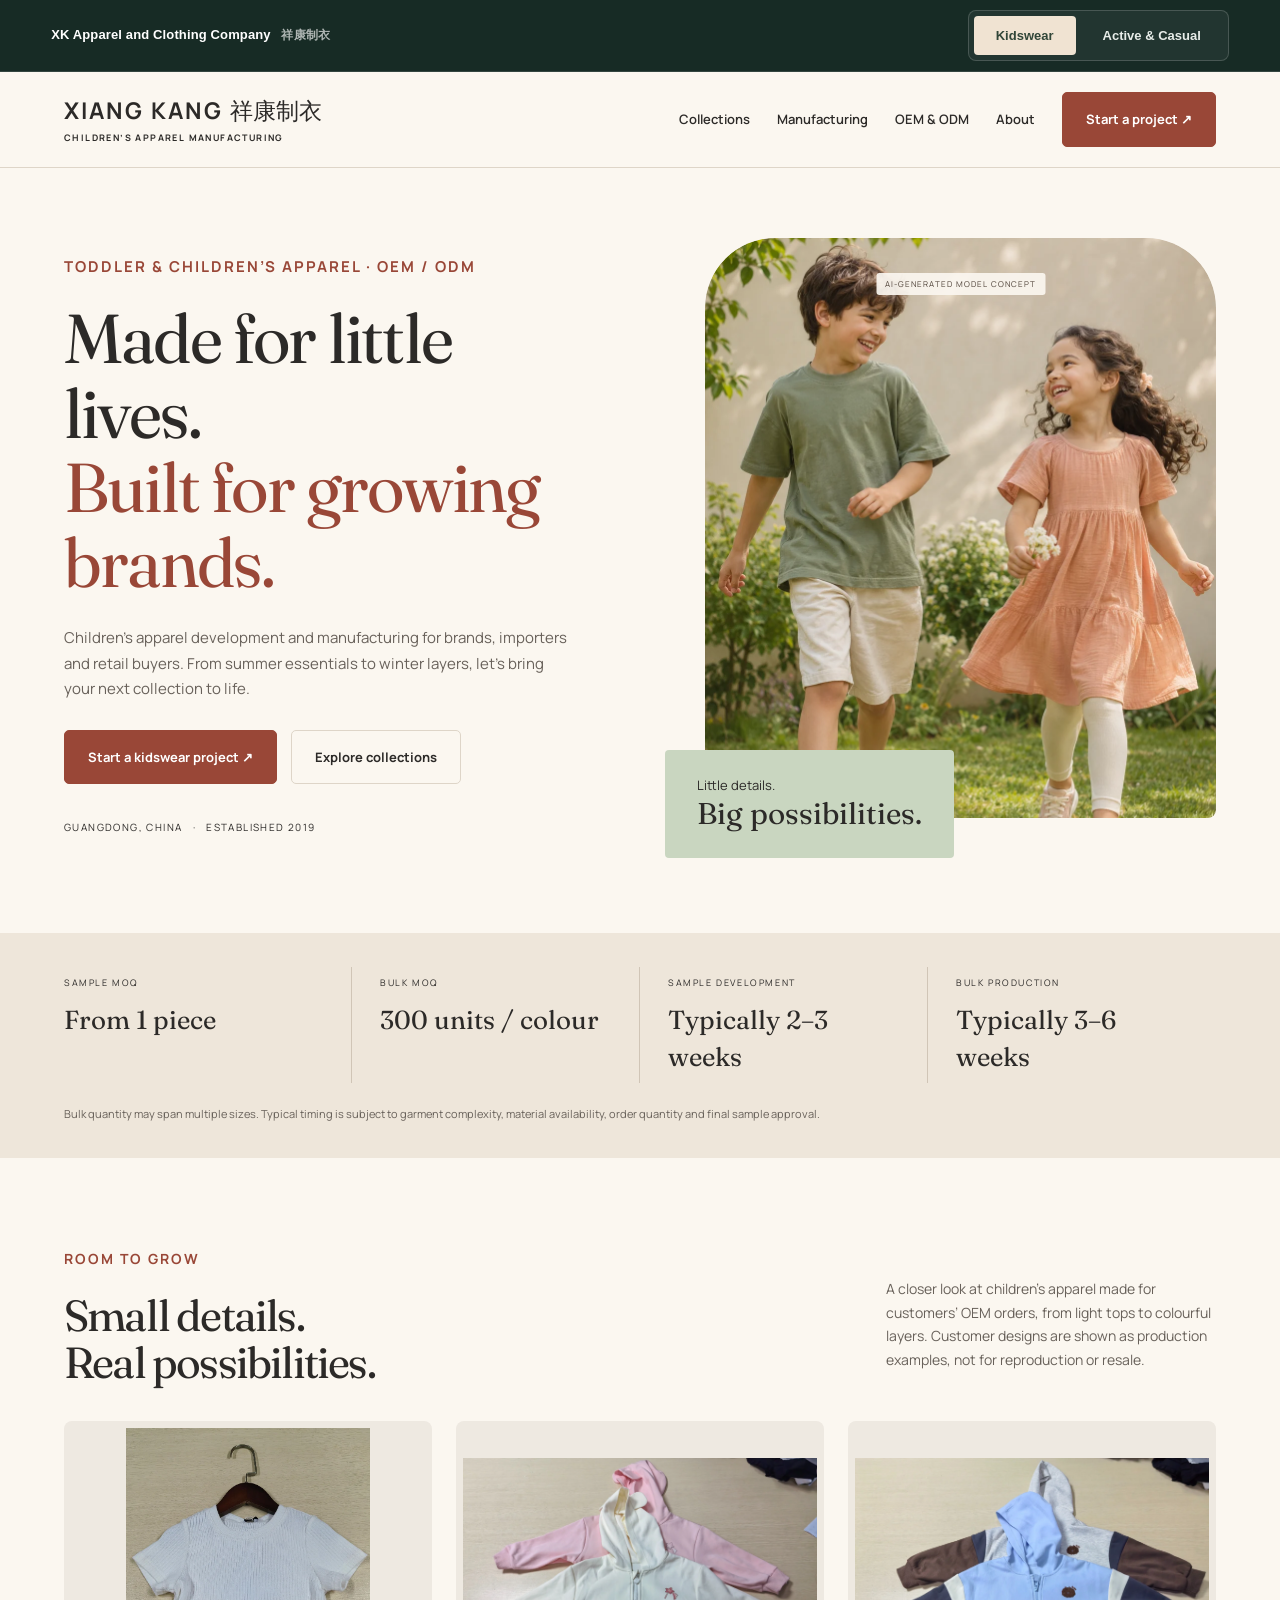
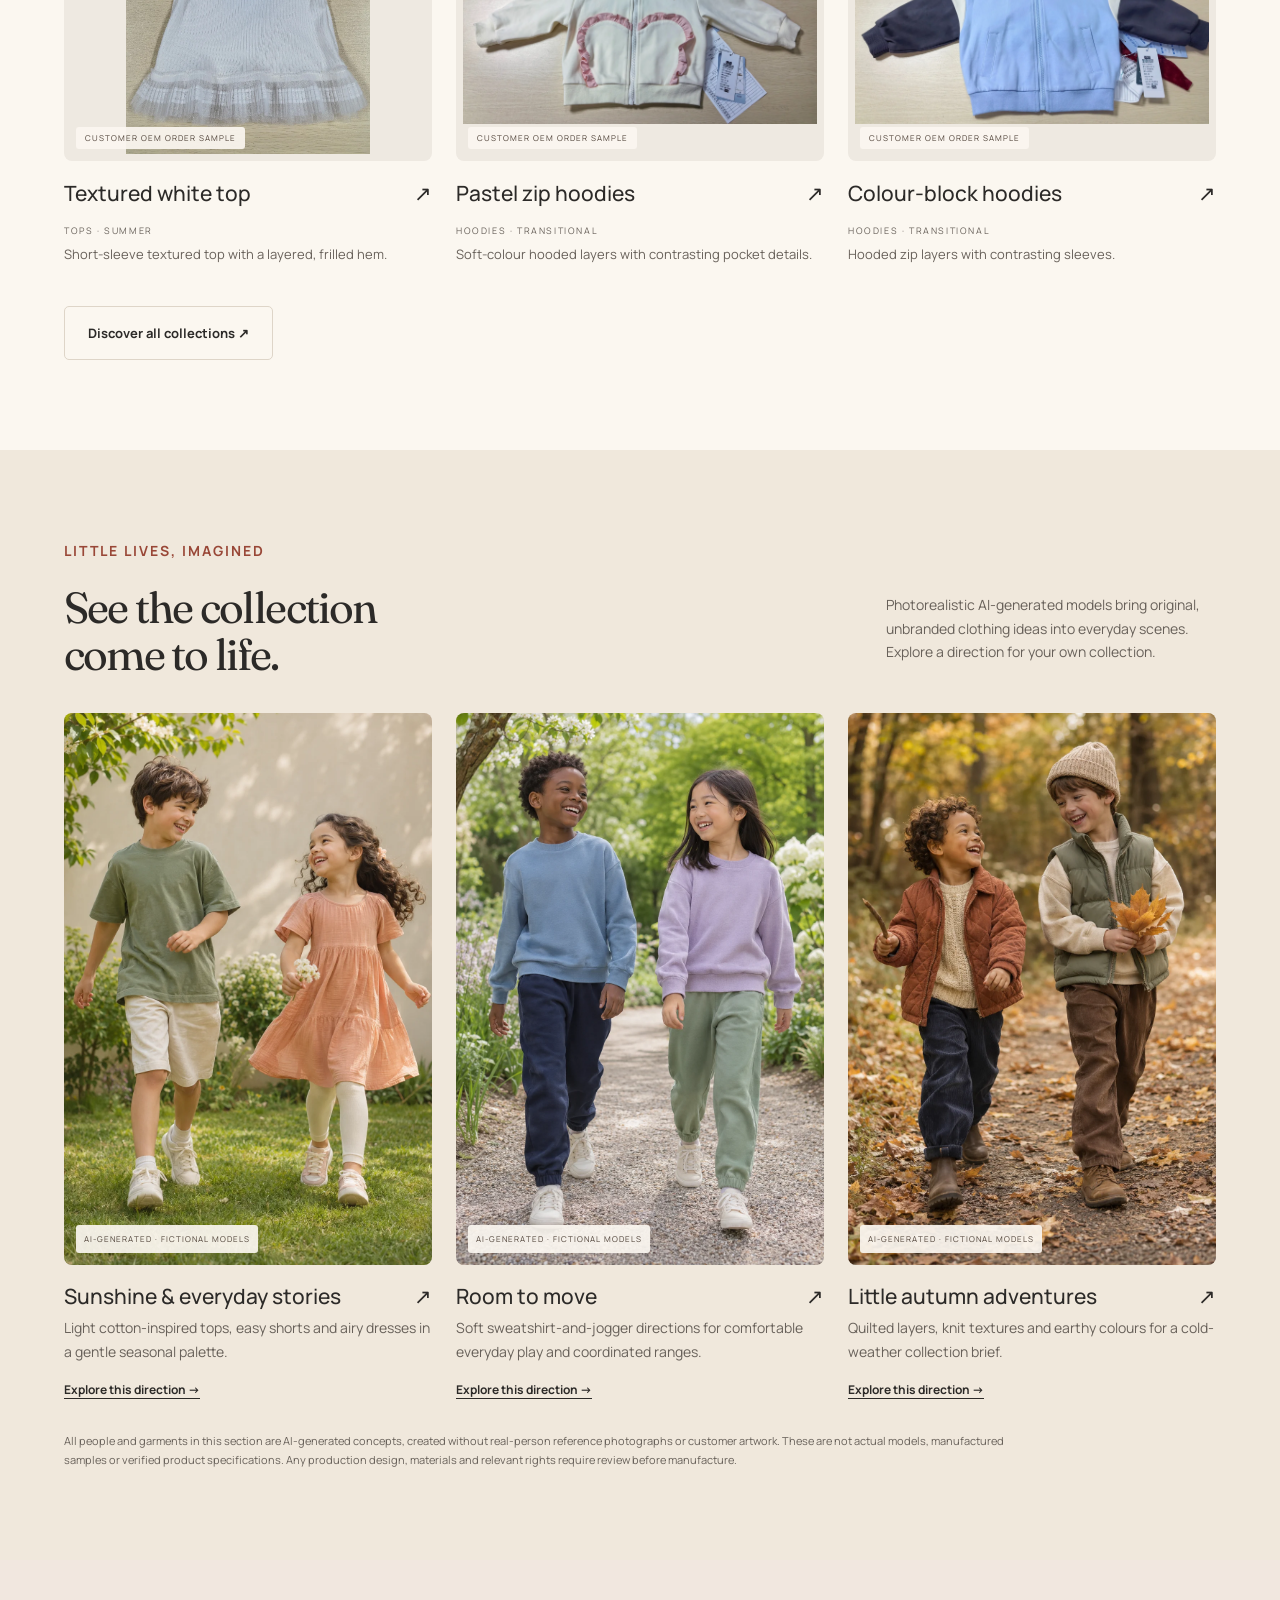
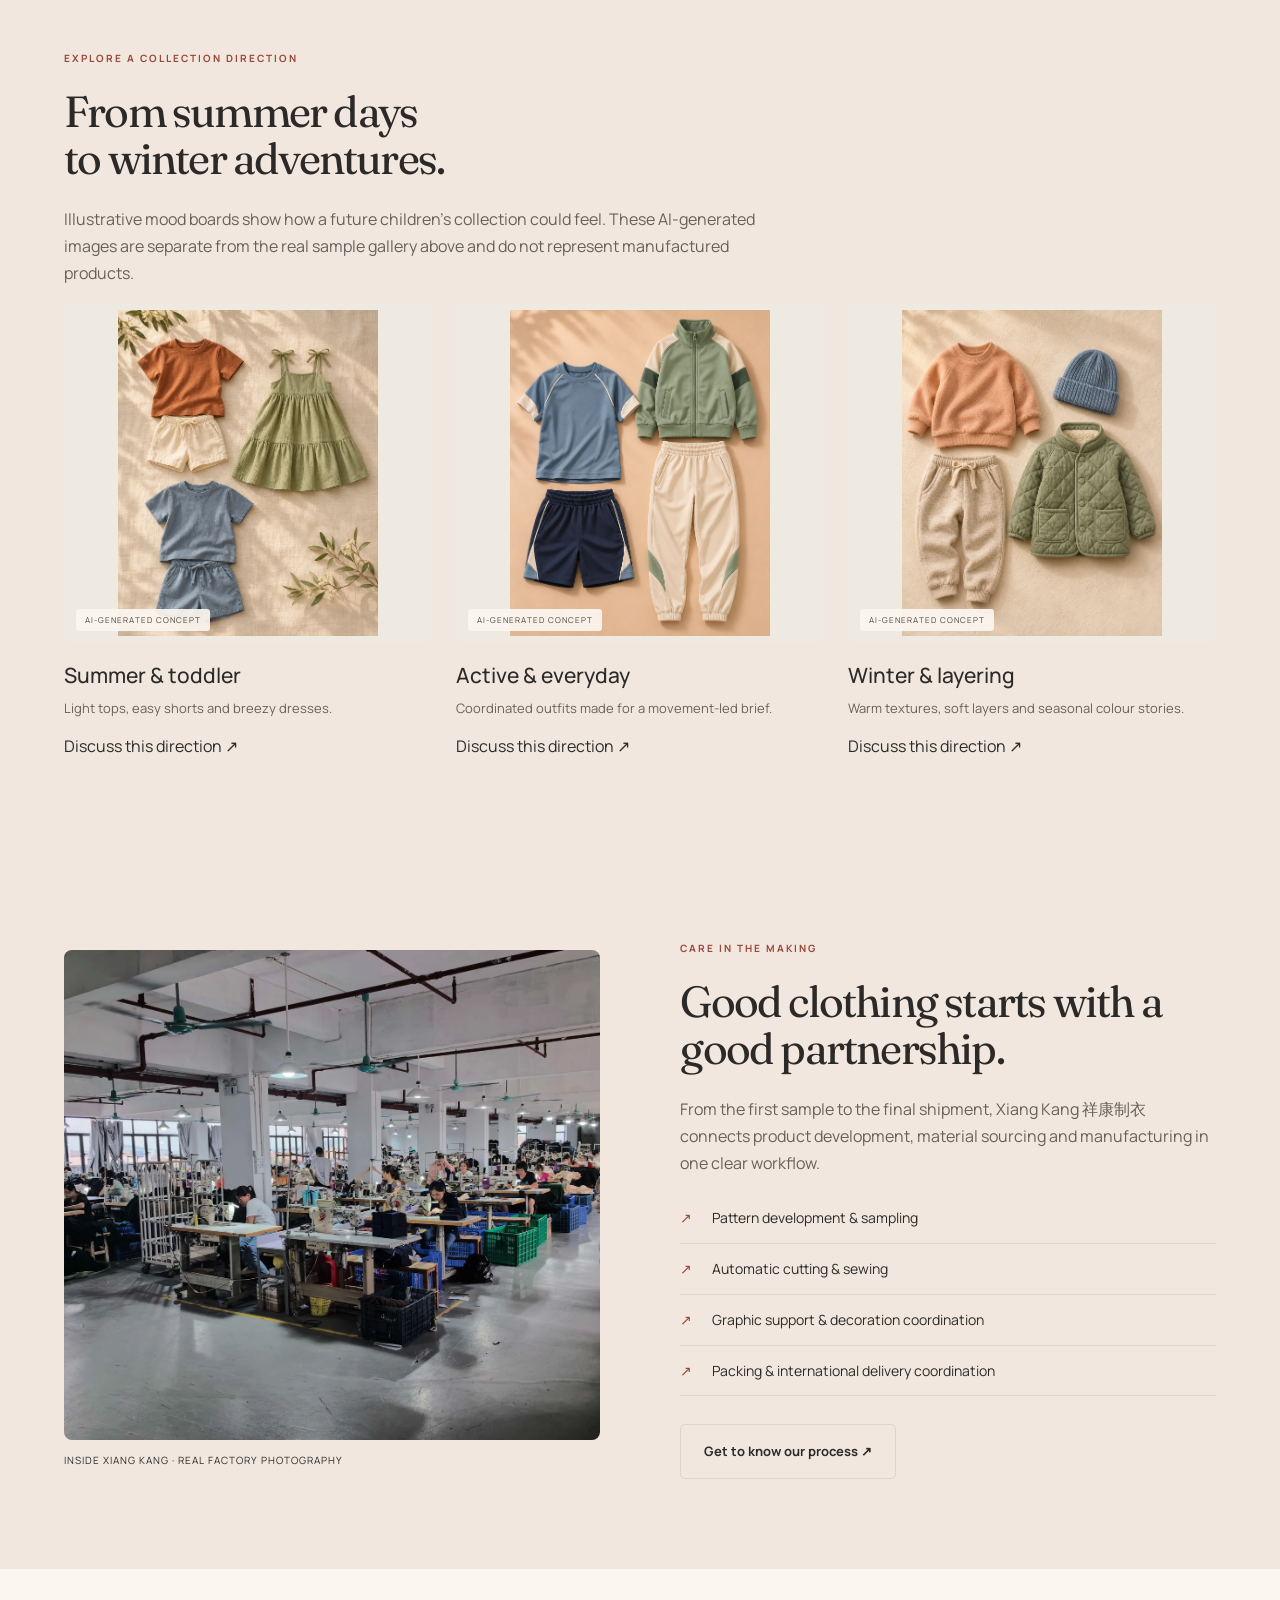
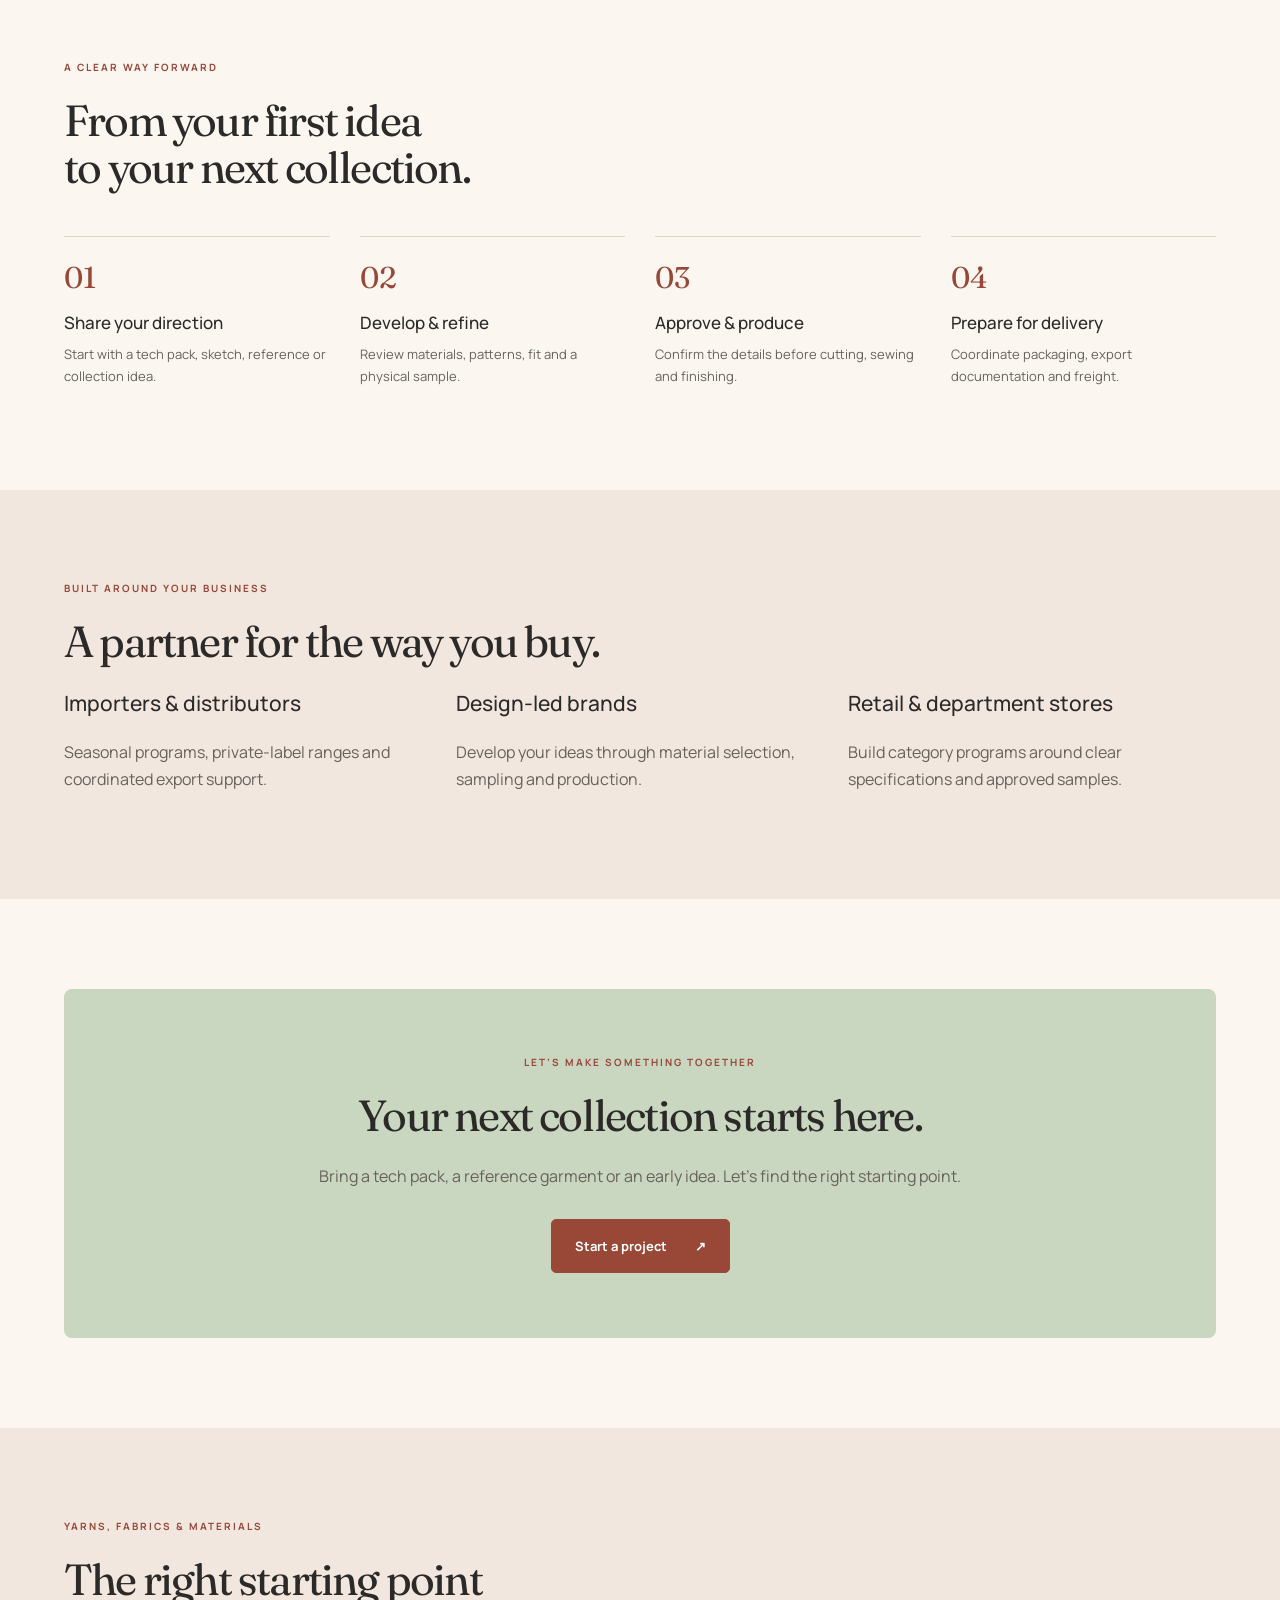
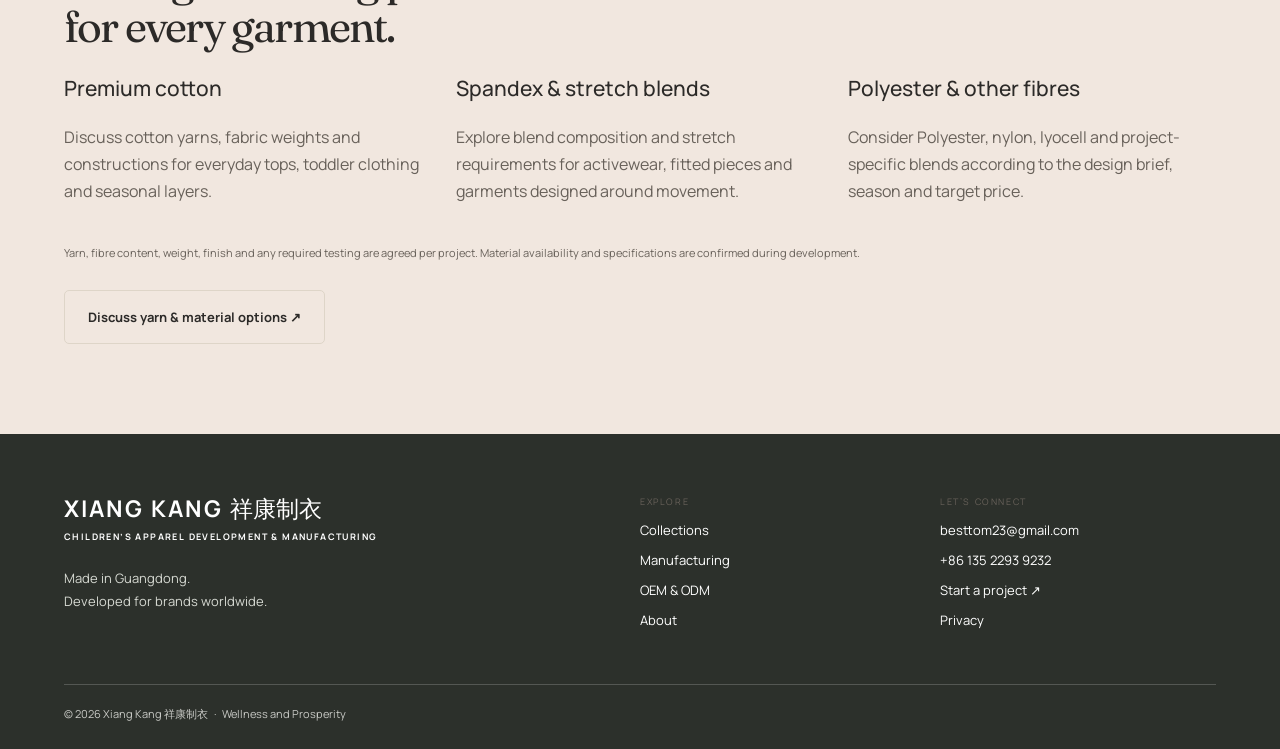
<file: kids/index.html>
<!doctype html><html lang="en"><head><meta charset="utf-8"><meta name="viewport" content="width=device-width,initial-scale=1"><title>Xiang Kang 祥康制衣 | Toddler & Children’s Apparel Manufacturer</title><meta name="description" content="OEM and ODM toddler and children’s apparel manufacturing in Guangdong, China. Everyday, activewear, summer and winter collections for brands and buyers."><meta name="theme-color" content="#fbf7f0"><meta name="robots" content="noindex,nofollow"><link rel="stylesheet" href="./assets/style.css"><link rel="icon" href="./assets/favicon.svg" type="image/svg+xml"><script defer src="./assets/site.js"></script><script type="application/ld+json">{"@context": "https://schema.org", "@type": "Organization", "name": "Xiang Kang", "alternateName": "\u7965\u5eb7\u5236\u8863", "url": "https://besttom23-beep.github.io/xiang-kang-apparel/kids/", "email": "besttom23@gmail.com", "telephone": "+86 135 2293 9232", "foundingDate": "2019"}</script><link rel="stylesheet" href="../shared.css"></head><body class="xk-range"><div class="xk-switch" aria-label="Choose your business range"><a class="xk-home" href="../" aria-label="XK Apparel and Clothing Company home">XK Apparel and Clothing Company <span lang="zh">祥康制衣</span></a><div class="xk-choices"><a class="xk-choice xk-kids" href="../kids/" aria-current="true">Kidswear</a><a class="xk-choice xk-active" href="../active/" >Active & Casual</a></div></div><a class="skip" href="#main">Skip to content</a><header><div class="wrap nav"><a class="logo" href="./">XIANG KANG <span lang="zh">祥康制衣</span><small>CHILDREN’S APPAREL MANUFACTURING</small></a><nav id="navigation" aria-label="Main navigation"><a href="./collections/" >Collections</a><a href="./manufacturing/" >Manufacturing</a><a href="./oem-odm/" >OEM & ODM</a><a href="./about/" >About</a><a class="btn" href="./contact/">Start a project ↗</a></nav><button class="menu" aria-controls="navigation" aria-expanded="false">Menu</button></div></header><main id="main"><div class="wrap"><section class="hero"><div><p class="eyebrow">TODDLER & CHILDREN’S APPAREL · OEM / ODM</p><h1>Made for little lives.<br><em>Built for growing brands.</em></h1><p>Children’s apparel development and manufacturing for brands, importers and retail buyers. From summer essentials to winter layers, let’s bring your next collection to life.</p><div class="actions"><a class="btn" href="./contact/">Start a kidswear project ↗</a><a class="btn secondary" href="./collections/">Explore collections</a></div><div class="location">Guangdong, China &nbsp; · &nbsp; Established 2019</div></div><div class="hero-visual"><div class="hero-image"><span class="concept-label">AI-GENERATED MODEL CONCEPT</span><img src="./assets/kids-lifestyle-summer.webp" alt="Fictional AI-generated child models in original unbranded summer clothing, not actual manufactured samples" fetchpriority="high" width="1024" height="1536"></div><div class="stamp">Little details.<strong>Big possibilities.</strong></div></div></section></div><div class="facts"><div class="wrap"><div class="fact-grid"><div class="fact"><small>Sample MOQ</small><strong>From 1 piece</strong></div><div class="fact"><small>Bulk MOQ</small><strong>300 units / colour</strong></div><div class="fact"><small>Sample development</small><strong>Typically 2–3 weeks</strong></div><div class="fact"><small>Bulk production</small><strong>Typically 3–6 weeks</strong></div></div><p class="fine">Bulk quantity may span multiple sizes. Typical timing is subject to garment complexity, material availability, order quantity and final sample approval.</p></div></div><section class="section"><div class="wrap"><div class="section-head"><div><p class="eyebrow">ROOM TO GROW</p><h2>Small details.<br>Real possibilities.</h2></div><p>A closer look at children’s apparel made for customers’ OEM orders, from light tops to colourful layers. Customer designs are shown as production examples, not for reproduction or resale.</p></div><div class="grid" id="collection-grid"><article class="card" data-category="tops" data-season="summer"><button class="product" data-source="real" data-title="Textured white top" data-image="./assets/supplied-apparel-12.webp" data-description="Short-sleeve textured top with a layered, frilled hem." aria-label="Explore Textured white top"><div class="media"><span class="concept-label">CUSTOMER OEM ORDER SAMPLE</span><img src="./assets/supplied-apparel-12.webp" alt="Short-sleeve textured top with a layered, frilled hem." loading="lazy"></div><h3>Textured white top <span class="arrow">↗</span></h3><span class="tag">tops · summer</span><p>Short-sleeve textured top with a layered, frilled hem.</p></button></article><article class="card" data-category="hoodies" data-season="transitional"><button class="product" data-source="real" data-title="Pastel zip hoodies" data-image="./assets/supplied-apparel-09.webp" data-description="Soft-colour hooded layers with contrasting pocket details." aria-label="Explore Pastel zip hoodies"><div class="media"><span class="concept-label">CUSTOMER OEM ORDER SAMPLE</span><img src="./assets/supplied-apparel-09.webp" alt="Soft-colour hooded layers with contrasting pocket details." loading="lazy"></div><h3>Pastel zip hoodies <span class="arrow">↗</span></h3><span class="tag">hoodies · transitional</span><p>Soft-colour hooded layers with contrasting pocket details.</p></button></article><article class="card" data-category="hoodies" data-season="transitional"><button class="product" data-source="real" data-title="Colour-block hoodies" data-image="./assets/supplied-apparel-08.webp" data-description="Hooded zip layers with contrasting sleeves." aria-label="Explore Colour-block hoodies"><div class="media"><span class="concept-label">CUSTOMER OEM ORDER SAMPLE</span><img src="./assets/supplied-apparel-08.webp" alt="Hooded zip layers with contrasting sleeves." loading="lazy"></div><h3>Colour-block hoodies <span class="arrow">↗</span></h3><span class="tag">hoodies · transitional</span><p>Hooded zip layers with contrasting sleeves.</p></button></article></div><div class="actions"><a class="btn secondary" href="./collections/">Discover all collections ↗</a></div></div></section><section class="section lifestyle" id="lifestyle"><div class="wrap"><div class="section-head"><div><p class="eyebrow">LITTLE LIVES, IMAGINED</p><h2>See the collection<br>come to life.</h2></div><p>Photorealistic AI-generated models bring original, unbranded clothing ideas into everyday scenes. Explore a direction for your own collection.</p></div><div class="grid"><article class="card"><button class="product" data-source="generated" data-title="Sunshine & everyday stories" data-image="./assets/kids-lifestyle-summer.webp" data-description="Light cotton-inspired tops, easy shorts and airy dresses in a gentle seasonal palette." aria-label="Explore Sunshine & everyday stories"><div class="media"><span class="concept-label">AI-GENERATED · FICTIONAL MODELS</span><img src="./assets/kids-lifestyle-summer.webp" alt="Two fictional AI-generated children wearing original unbranded sage and peach summer clothing in a garden" loading="lazy" width="1024" height="1536"></div><h3>Sunshine & everyday stories <span class="arrow" aria-hidden="true">↗</span></h3><p>Light cotton-inspired tops, easy shorts and airy dresses in a gentle seasonal palette.</p><span class="lifestyle-link">Explore this direction →</span></button></article><article class="card"><button class="product" data-source="generated" data-title="Room to move" data-image="./assets/kids-lifestyle-play.webp" data-description="Soft sweatshirt-and-jogger directions for comfortable everyday play and coordinated ranges." aria-label="Explore Room to move"><div class="media"><span class="concept-label">AI-GENERATED · FICTIONAL MODELS</span><img src="./assets/kids-lifestyle-play.webp" alt="Two fictional AI-generated children wearing original unbranded blue and lilac sweatshirts and joggers" loading="lazy" width="1024" height="1536"></div><h3>Room to move <span class="arrow" aria-hidden="true">↗</span></h3><p>Soft sweatshirt-and-jogger directions for comfortable everyday play and coordinated ranges.</p><span class="lifestyle-link">Explore this direction →</span></button></article><article class="card"><button class="product" data-source="generated" data-title="Little autumn adventures" data-image="./assets/kids-lifestyle-autumn.webp" data-description="Quilted layers, knit textures and earthy colours for a cold-weather collection brief." aria-label="Explore Little autumn adventures"><div class="media"><span class="concept-label">AI-GENERATED · FICTIONAL MODELS</span><img src="./assets/kids-lifestyle-autumn.webp" alt="Two fictional AI-generated children wearing original unbranded autumn jackets, knitwear and trousers" loading="lazy" width="1024" height="1536"></div><h3>Little autumn adventures <span class="arrow" aria-hidden="true">↗</span></h3><p>Quilted layers, knit textures and earthy colours for a cold-weather collection brief.</p><span class="lifestyle-link">Explore this direction →</span></button></article></div><p class="fine lifestyle-disclosure">All people and garments in this section are AI-generated concepts, created without real-person reference photographs or customer artwork. These are not actual models, manufactured samples or verified product specifications. Any production design, materials and relevant rights require review before manufacture.</p></div></section><section class="section soft"><div class="wrap"><p class="eyebrow">EXPLORE A COLLECTION DIRECTION</p><h2>From summer days<br>to winter adventures.</h2><p>Illustrative mood boards show how a future children’s collection could feel. These AI-generated images are separate from the real sample gallery above and do not represent manufactured products.</p><div class="grid"><article class="card"><div class="media"><span class="concept-label">AI-GENERATED CONCEPT</span><img src="./assets/kids-concept-summer.webp" alt="AI-generated Summer & toddler kidswear collection concept, not a real production sample" loading="lazy"></div><h3>Summer & toddler</h3><p>Light tops, easy shorts and breezy dresses.</p><a href="./contact/">Discuss this direction ↗</a></article><article class="card"><div class="media"><span class="concept-label">AI-GENERATED CONCEPT</span><img src="./assets/kids-concept-active.webp" alt="AI-generated Active & everyday kidswear collection concept, not a real production sample" loading="lazy"></div><h3>Active & everyday</h3><p>Coordinated outfits made for a movement-led brief.</p><a href="./contact/">Discuss this direction ↗</a></article><article class="card"><div class="media"><span class="concept-label">AI-GENERATED CONCEPT</span><img src="./assets/kids-concept-winter.webp" alt="AI-generated Winter & layering kidswear collection concept, not a real production sample" loading="lazy"></div><h3>Winter & layering</h3><p>Warm textures, soft layers and seasonal colour stories.</p><a href="./contact/">Discuss this direction ↗</a></article></div></div></section><section class="section soft"><div class="wrap split"><div class="factory-visual"><img src="./assets/supplied-factory-04.webp" alt="Xiang Kang sewing production floor from the supplied factory photographs" loading="lazy"><div class="caption">Inside Xiang Kang · Real factory photography</div></div><div><p class="eyebrow">CARE IN THE MAKING</p><h2>Good clothing starts with a good partnership.</h2><p>From the first sample to the final shipment, Xiang Kang 祥康制衣 connects product development, material sourcing and manufacturing in one clear workflow.</p><ul class="list"><li>Pattern development & sampling</li><li>Automatic cutting & sewing</li><li>Graphic support & decoration coordination</li><li>Packing & international delivery coordination</li></ul><div class="actions"><a class="btn secondary" href="./manufacturing/">Get to know our process ↗</a></div></div></div></section><section class="section"><div class="wrap"><p class="eyebrow">A CLEAR WAY FORWARD</p><h2>From your first idea<br>to your next collection.</h2><div class="steps"><div class="step"><span>01</span><h3>Share your direction</h3><p>Start with a tech pack, sketch, reference or collection idea.</p></div><div class="step"><span>02</span><h3>Develop & refine</h3><p>Review materials, patterns, fit and a physical sample.</p></div><div class="step"><span>03</span><h3>Approve & produce</h3><p>Confirm the details before cutting, sewing and finishing.</p></div><div class="step"><span>04</span><h3>Prepare for delivery</h3><p>Coordinate packaging, export documentation and freight.</p></div></div></div></section><section class="section soft"><div class="wrap"><p class="eyebrow">BUILT AROUND YOUR BUSINESS</p><h2>A partner for the way you buy.</h2><div class="grid"><div><h3>Importers & distributors</h3><p>Seasonal programs, private-label ranges and coordinated export support.</p></div><div><h3>Design-led brands</h3><p>Develop your ideas through material selection, sampling and production.</p></div><div><h3>Retail & department stores</h3><p>Build category programs around clear specifications and approved samples.</p></div></div></div></section><section class="section"><div class="wrap"><div class="callout"><p class="eyebrow">LET’S MAKE SOMETHING TOGETHER</p><h2>Your next collection starts here.</h2><p>Bring a tech pack, a reference garment or an early idea. Let’s find the right starting point.</p><div class="actions"><a class="btn" href="./contact/">Start a project <span>↗</span></a></div></div></div></section><section class="section soft"><div class="wrap"><p class="eyebrow">YARNS, FABRICS & MATERIALS</p><h2>The right starting point<br>for every garment.</h2><div class="grid"><article><h3>Premium cotton</h3><p>Discuss cotton yarns, fabric weights and constructions for everyday tops, toddler clothing and seasonal layers.</p></article><article><h3>Spandex & stretch blends</h3><p>Explore blend composition and stretch requirements for activewear, fitted pieces and garments designed around movement.</p></article><article><h3>Polyester & other fibres</h3><p>Consider Polyester, nylon, lyocell and project-specific blends according to the design brief, season and target price.</p></article></div><p class="fine">Yarn, fibre content, weight, finish and any required testing are agreed per project. Material availability and specifications are confirmed during development.</p><div class="actions"><a class="btn secondary" href="./contact/">Discuss yarn & material options ↗</a></div></div></section></main><footer><div class="wrap"><div class="grid"><div><div class="logo">XIANG KANG <span lang="zh">祥康制衣</span><small>CHILDREN’S APPAREL DEVELOPMENT & MANUFACTURING</small></div><p>Made in Guangdong.<br>Developed for brands worldwide.</p></div><div><p class="tag">EXPLORE</p><a href="./collections/">Collections</a><a href="./manufacturing/">Manufacturing</a><a href="./oem-odm/">OEM & ODM</a><a href="./about/">About</a></div><div><p class="tag">LET’S CONNECT</p><a href="mailto:besttom23@gmail.com">besttom23@gmail.com</a><a href="tel:+8613522939232">+86 135 2293 9232</a><a href="./contact/">Start a project ↗</a><a href="./privacy/">Privacy</a></div></div><div class="bottom">© 2026 Xiang Kang 祥康制衣 &nbsp; · &nbsp; Wellness and Prosperity</div></div></footer><a class="mobile-cta" href="./contact/">Start your kidswear project ↗</a><dialog aria-labelledby="modal-title"><button class="close" aria-label="Close collection detail">×</button><div class="modal"><img alt="" src="./assets/kids-concept-summer.webp"><div class="modal-text"><p class="eyebrow">COLLECTION DIRECTION</p><h2 id="modal-title"></h2><p class="description"></p><p class="fine">AI-generated design concept, not an actual production sample. Materials, construction and manufacturability must be agreed during development.</p><div class="actions"><a class="btn request" href="./contact/">Develop this category ↗</a></div></div></div></dialog></body></html>
</file>
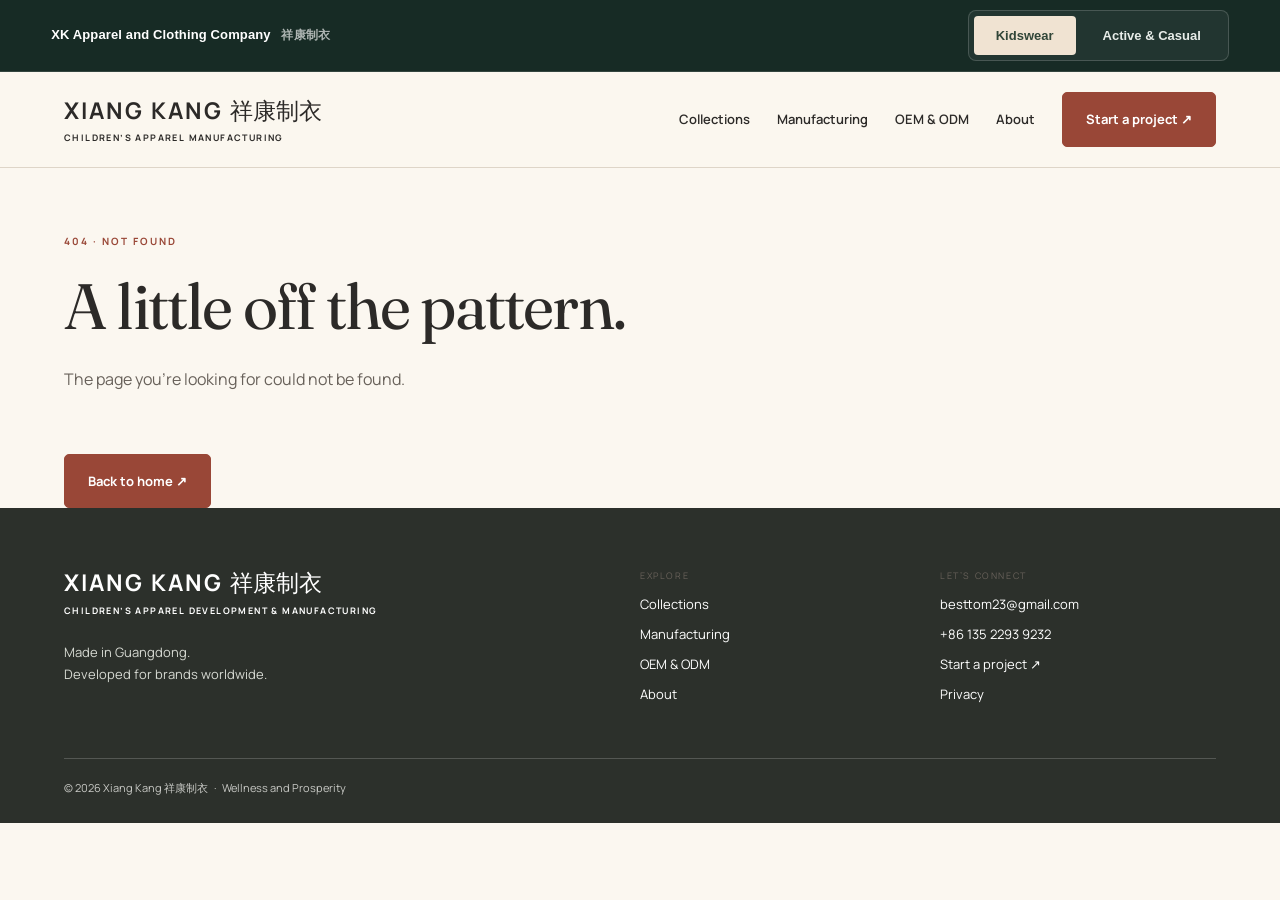
<file: kids/404/index.html>
<!doctype html><html lang="en"><head><meta charset="utf-8"><meta name="viewport" content="width=device-width,initial-scale=1"><title>404 | Xiang Kang 祥康制衣</title><meta name="description" content="OEM and ODM toddler and children’s apparel manufacturing in Guangdong, China. Everyday, activewear, summer and winter collections for brands and buyers."><meta name="theme-color" content="#fbf7f0"><meta name="robots" content="noindex,nofollow"><link rel="stylesheet" href="../assets/style.css"><link rel="icon" href="../assets/favicon.svg" type="image/svg+xml"><script defer src="../assets/site.js"></script><script type="application/ld+json">{"@context": "https://schema.org", "@type": "Organization", "name": "Xiang Kang", "alternateName": "\u7965\u5eb7\u5236\u8863", "url": "https://besttom23-beep.github.io/xiang-kang-apparel/kids/", "email": "besttom23@gmail.com", "telephone": "+86 135 2293 9232", "foundingDate": "2019"}</script><link rel="stylesheet" href="../../shared.css"></head><body class="xk-range"><div class="xk-switch" aria-label="Choose your business range"><a class="xk-home" href="../../" aria-label="XK Apparel and Clothing Company home">XK Apparel and Clothing Company <span lang="zh">祥康制衣</span></a><div class="xk-choices"><a class="xk-choice xk-kids" href="../../kids/" aria-current="true">Kidswear</a><a class="xk-choice xk-active" href="../../active/" >Active & Casual</a></div></div><a class="skip" href="#main">Skip to content</a><header><div class="wrap nav"><a class="logo" href="../">XIANG KANG <span lang="zh">祥康制衣</span><small>CHILDREN’S APPAREL MANUFACTURING</small></a><nav id="navigation" aria-label="Main navigation"><a href="../collections/" >Collections</a><a href="../manufacturing/" >Manufacturing</a><a href="../oem-odm/" >OEM & ODM</a><a href="../about/" >About</a><a class="btn" href="../contact/">Start a project ↗</a></nav><button class="menu" aria-controls="navigation" aria-expanded="false">Menu</button></div></header><main id="main"><div class="wrap"><section class="pagehero"><p class="eyebrow">404 · NOT FOUND</p><h1>A little off the pattern.</h1><p>The page you’re looking for could not be found.</p></section></div><div class="wrap"><a class="btn" href="../">Back to home ↗</a></div></main><footer><div class="wrap"><div class="grid"><div><div class="logo">XIANG KANG <span lang="zh">祥康制衣</span><small>CHILDREN’S APPAREL DEVELOPMENT & MANUFACTURING</small></div><p>Made in Guangdong.<br>Developed for brands worldwide.</p></div><div><p class="tag">EXPLORE</p><a href="../collections/">Collections</a><a href="../manufacturing/">Manufacturing</a><a href="../oem-odm/">OEM & ODM</a><a href="../about/">About</a></div><div><p class="tag">LET’S CONNECT</p><a href="mailto:besttom23@gmail.com">besttom23@gmail.com</a><a href="tel:+8613522939232">+86 135 2293 9232</a><a href="../contact/">Start a project ↗</a><a href="../privacy/">Privacy</a></div></div><div class="bottom">© 2026 Xiang Kang 祥康制衣 &nbsp; · &nbsp; Wellness and Prosperity</div></div></footer><a class="mobile-cta" href="../contact/">Start your kidswear project ↗</a><dialog aria-labelledby="modal-title"><button class="close" aria-label="Close collection detail">×</button><div class="modal"><img alt="" src="../assets/kids-concept-summer.webp"><div class="modal-text"><p class="eyebrow">COLLECTION DIRECTION</p><h2 id="modal-title"></h2><p class="description"></p><p class="fine">AI-generated design concept, not an actual production sample. Materials, construction and manufacturability must be agreed during development.</p><div class="actions"><a class="btn request" href="../contact/">Develop this category ↗</a></div></div></div></dialog></body></html>
</file>
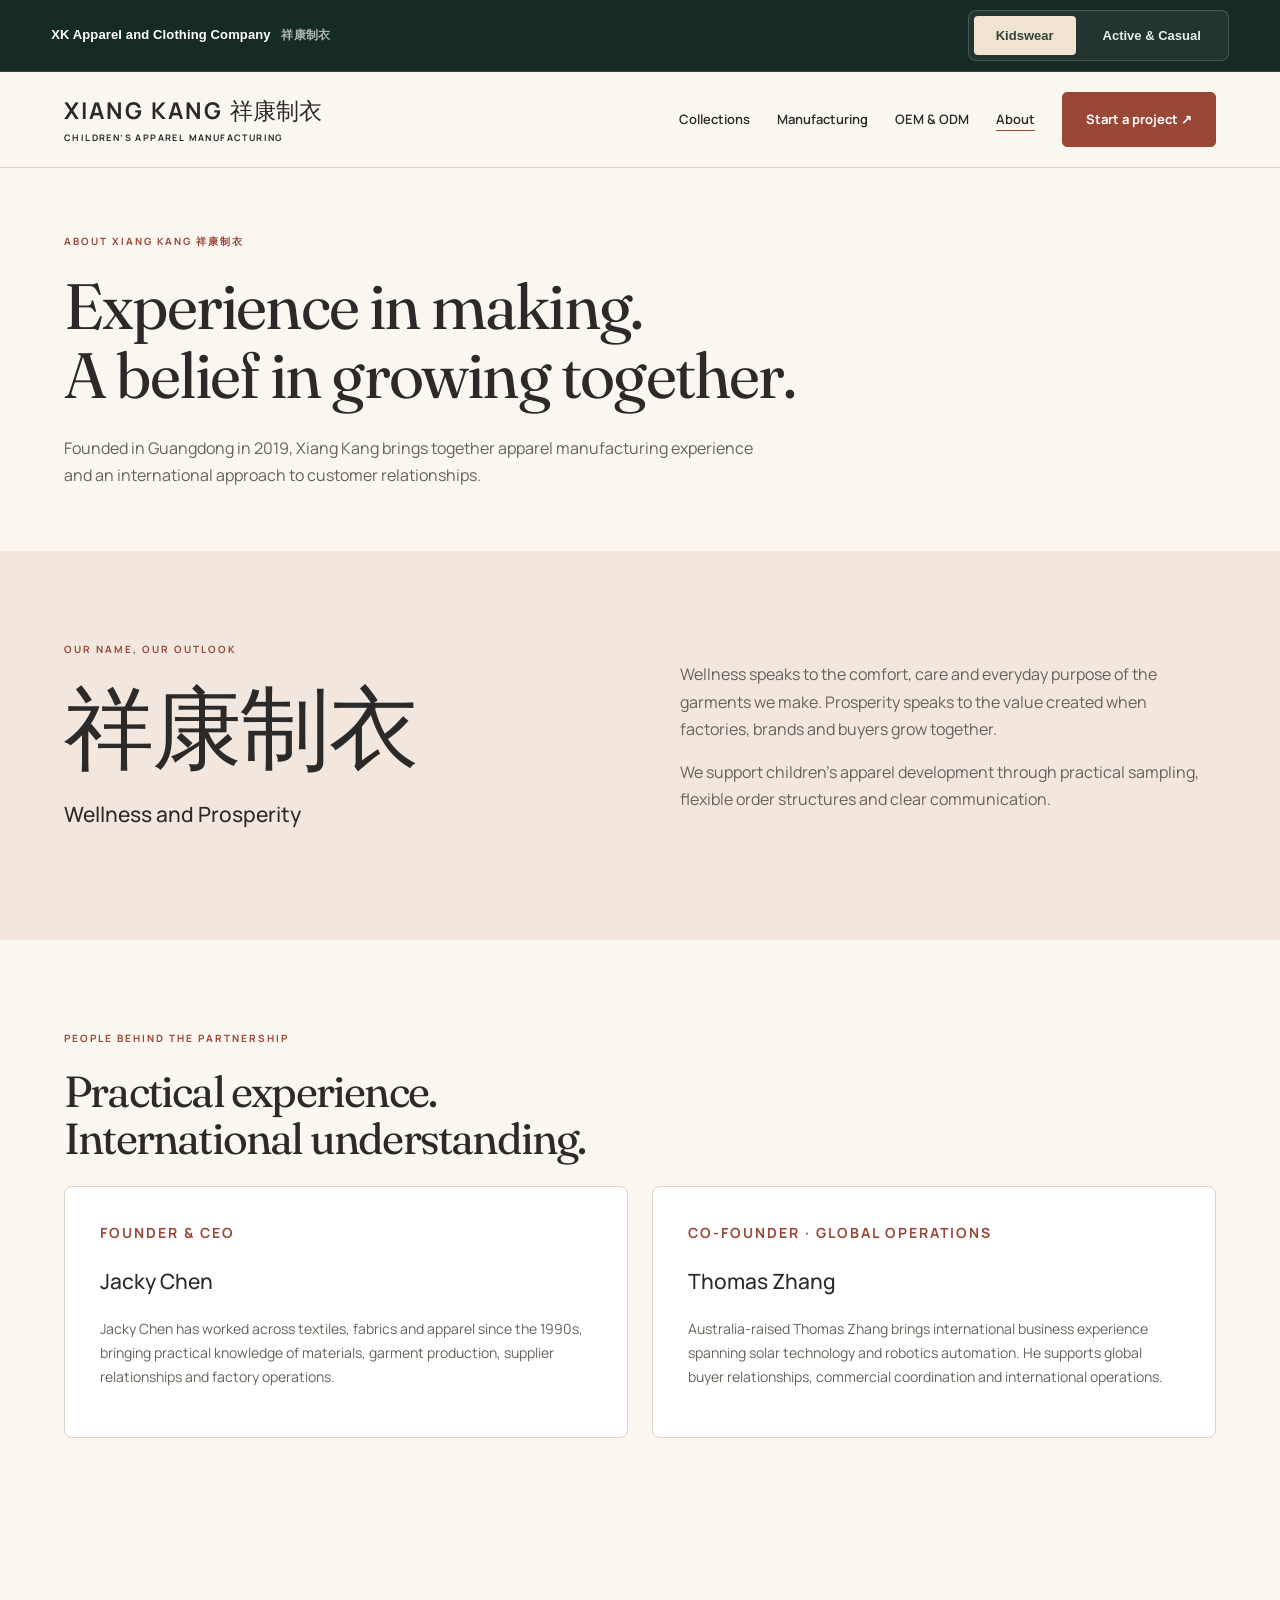
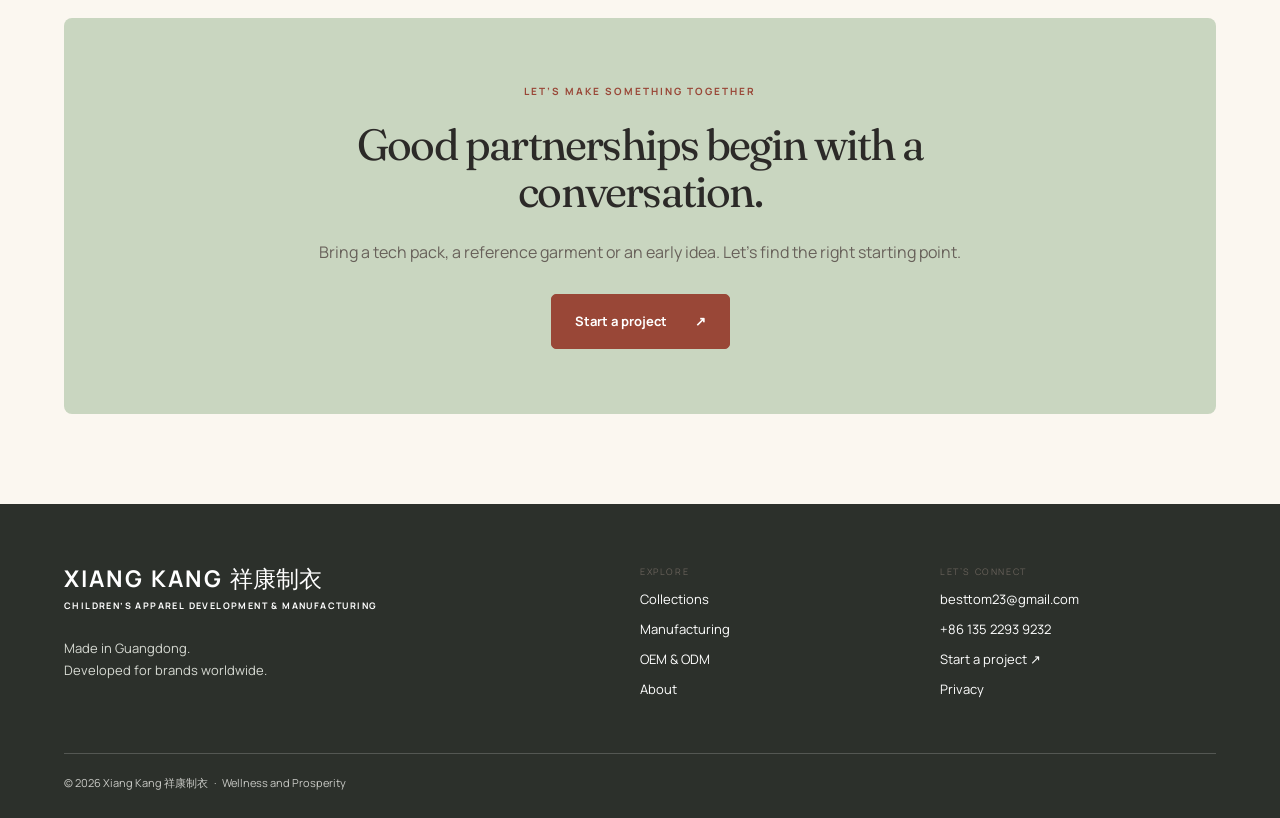
<file: kids/about/index.html>
<!doctype html><html lang="en"><head><meta charset="utf-8"><meta name="viewport" content="width=device-width,initial-scale=1"><title>About | Xiang Kang 祥康制衣</title><meta name="description" content="OEM and ODM toddler and children’s apparel manufacturing in Guangdong, China. Everyday, activewear, summer and winter collections for brands and buyers."><meta name="theme-color" content="#fbf7f0"><meta name="robots" content="noindex,nofollow"><link rel="stylesheet" href="../assets/style.css"><link rel="icon" href="../assets/favicon.svg" type="image/svg+xml"><script defer src="../assets/site.js"></script><script type="application/ld+json">{"@context": "https://schema.org", "@type": "Organization", "name": "Xiang Kang", "alternateName": "\u7965\u5eb7\u5236\u8863", "url": "https://besttom23-beep.github.io/xiang-kang-apparel/kids/", "email": "besttom23@gmail.com", "telephone": "+86 135 2293 9232", "foundingDate": "2019"}</script><link rel="stylesheet" href="../../shared.css"></head><body class="xk-range"><div class="xk-switch" aria-label="Choose your business range"><a class="xk-home" href="../../" aria-label="XK Apparel and Clothing Company home">XK Apparel and Clothing Company <span lang="zh">祥康制衣</span></a><div class="xk-choices"><a class="xk-choice xk-kids" href="../../kids/" aria-current="true">Kidswear</a><a class="xk-choice xk-active" href="../../active/" >Active & Casual</a></div></div><a class="skip" href="#main">Skip to content</a><header><div class="wrap nav"><a class="logo" href="../">XIANG KANG <span lang="zh">祥康制衣</span><small>CHILDREN’S APPAREL MANUFACTURING</small></a><nav id="navigation" aria-label="Main navigation"><a href="../collections/" >Collections</a><a href="../manufacturing/" >Manufacturing</a><a href="../oem-odm/" >OEM & ODM</a><a href="../about/" aria-current=page>About</a><a class="btn" href="../contact/">Start a project ↗</a></nav><button class="menu" aria-controls="navigation" aria-expanded="false">Menu</button></div></header><main id="main"><div class="wrap"><section class="pagehero"><p class="eyebrow">ABOUT XIANG KANG 祥康制衣</p><h1>Experience in making.<br>A belief in growing together.</h1><p>Founded in Guangdong in 2019, Xiang Kang brings together apparel manufacturing experience and an international approach to customer relationships.</p></section></div><section class="section soft"><div class="wrap split"><div><p class="eyebrow">OUR NAME, OUR OUTLOOK</p><h2 style="font-size:90px">祥康制衣</h2><h3>Wellness and Prosperity</h3></div><div><p>Wellness speaks to the comfort, care and everyday purpose of the garments we make. Prosperity speaks to the value created when factories, brands and buyers grow together.</p><p>We support children’s apparel development through practical sampling, flexible order structures and clear communication.</p></div></div></section><section class="section"><div class="wrap"><p class="eyebrow">PEOPLE BEHIND THE PARTNERSHIP</p><h2>Practical experience.<br>International understanding.</h2><div class="two"><article class="panel"><p class="eyebrow">FOUNDER & CEO</p><h3>Jacky Chen</h3><p>Jacky Chen has worked across textiles, fabrics and apparel since the 1990s, bringing practical knowledge of materials, garment production, supplier relationships and factory operations.</p></article><article class="panel"><p class="eyebrow">CO-FOUNDER · GLOBAL OPERATIONS</p><h3>Thomas Zhang</h3><p>Australia-raised Thomas Zhang brings international business experience spanning solar technology and robotics automation. He supports global buyer relationships, commercial coordination and international operations.</p></article></div></div></section><section class="section"><div class="wrap"><div class="callout"><p class="eyebrow">LET’S MAKE SOMETHING TOGETHER</p><h2>Good partnerships begin with a conversation.</h2><p>Bring a tech pack, a reference garment or an early idea. Let’s find the right starting point.</p><div class="actions"><a class="btn" href="../contact/">Start a project <span>↗</span></a></div></div></div></section></main><footer><div class="wrap"><div class="grid"><div><div class="logo">XIANG KANG <span lang="zh">祥康制衣</span><small>CHILDREN’S APPAREL DEVELOPMENT & MANUFACTURING</small></div><p>Made in Guangdong.<br>Developed for brands worldwide.</p></div><div><p class="tag">EXPLORE</p><a href="../collections/">Collections</a><a href="../manufacturing/">Manufacturing</a><a href="../oem-odm/">OEM & ODM</a><a href="../about/">About</a></div><div><p class="tag">LET’S CONNECT</p><a href="mailto:besttom23@gmail.com">besttom23@gmail.com</a><a href="tel:+8613522939232">+86 135 2293 9232</a><a href="../contact/">Start a project ↗</a><a href="../privacy/">Privacy</a></div></div><div class="bottom">© 2026 Xiang Kang 祥康制衣 &nbsp; · &nbsp; Wellness and Prosperity</div></div></footer><a class="mobile-cta" href="../contact/">Start your kidswear project ↗</a><dialog aria-labelledby="modal-title"><button class="close" aria-label="Close collection detail">×</button><div class="modal"><img alt="" src="../assets/kids-concept-summer.webp"><div class="modal-text"><p class="eyebrow">COLLECTION DIRECTION</p><h2 id="modal-title"></h2><p class="description"></p><p class="fine">AI-generated design concept, not an actual production sample. Materials, construction and manufacturability must be agreed during development.</p><div class="actions"><a class="btn request" href="../contact/">Develop this category ↗</a></div></div></div></dialog></body></html>
</file>
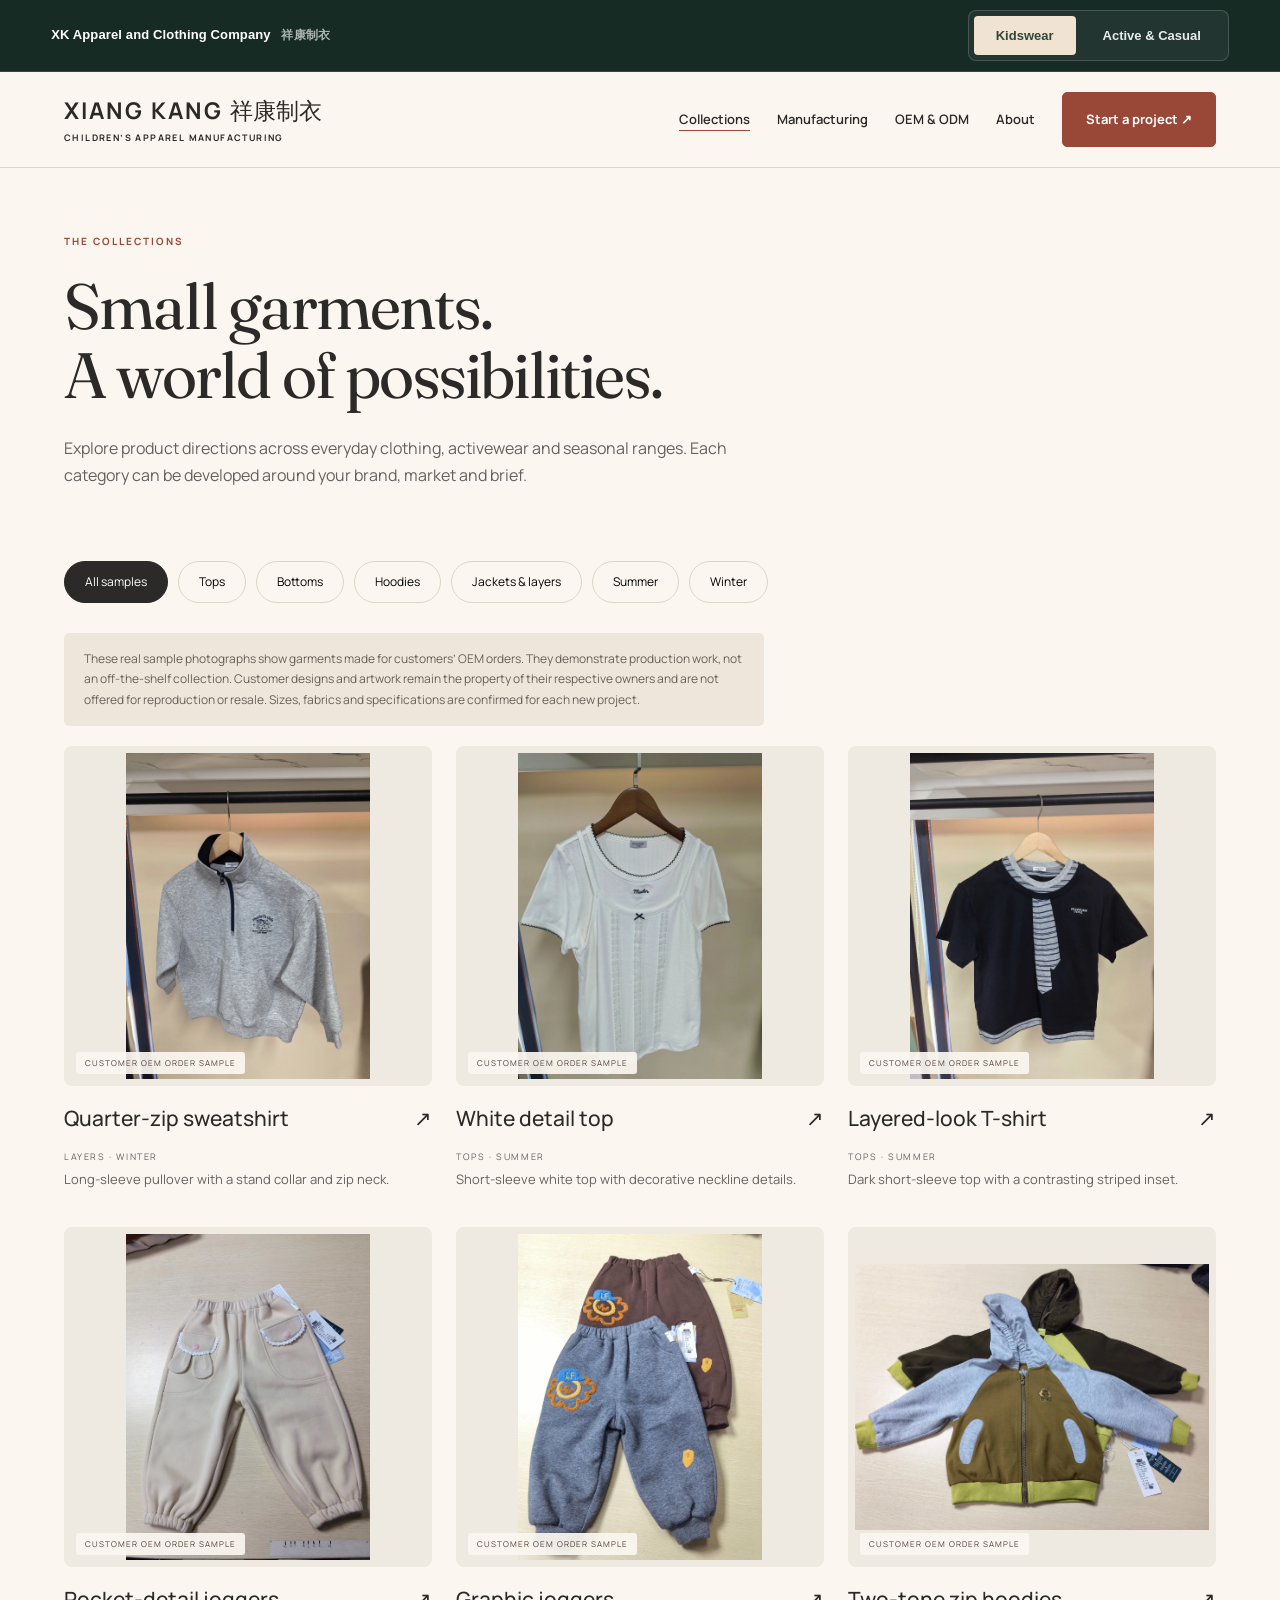
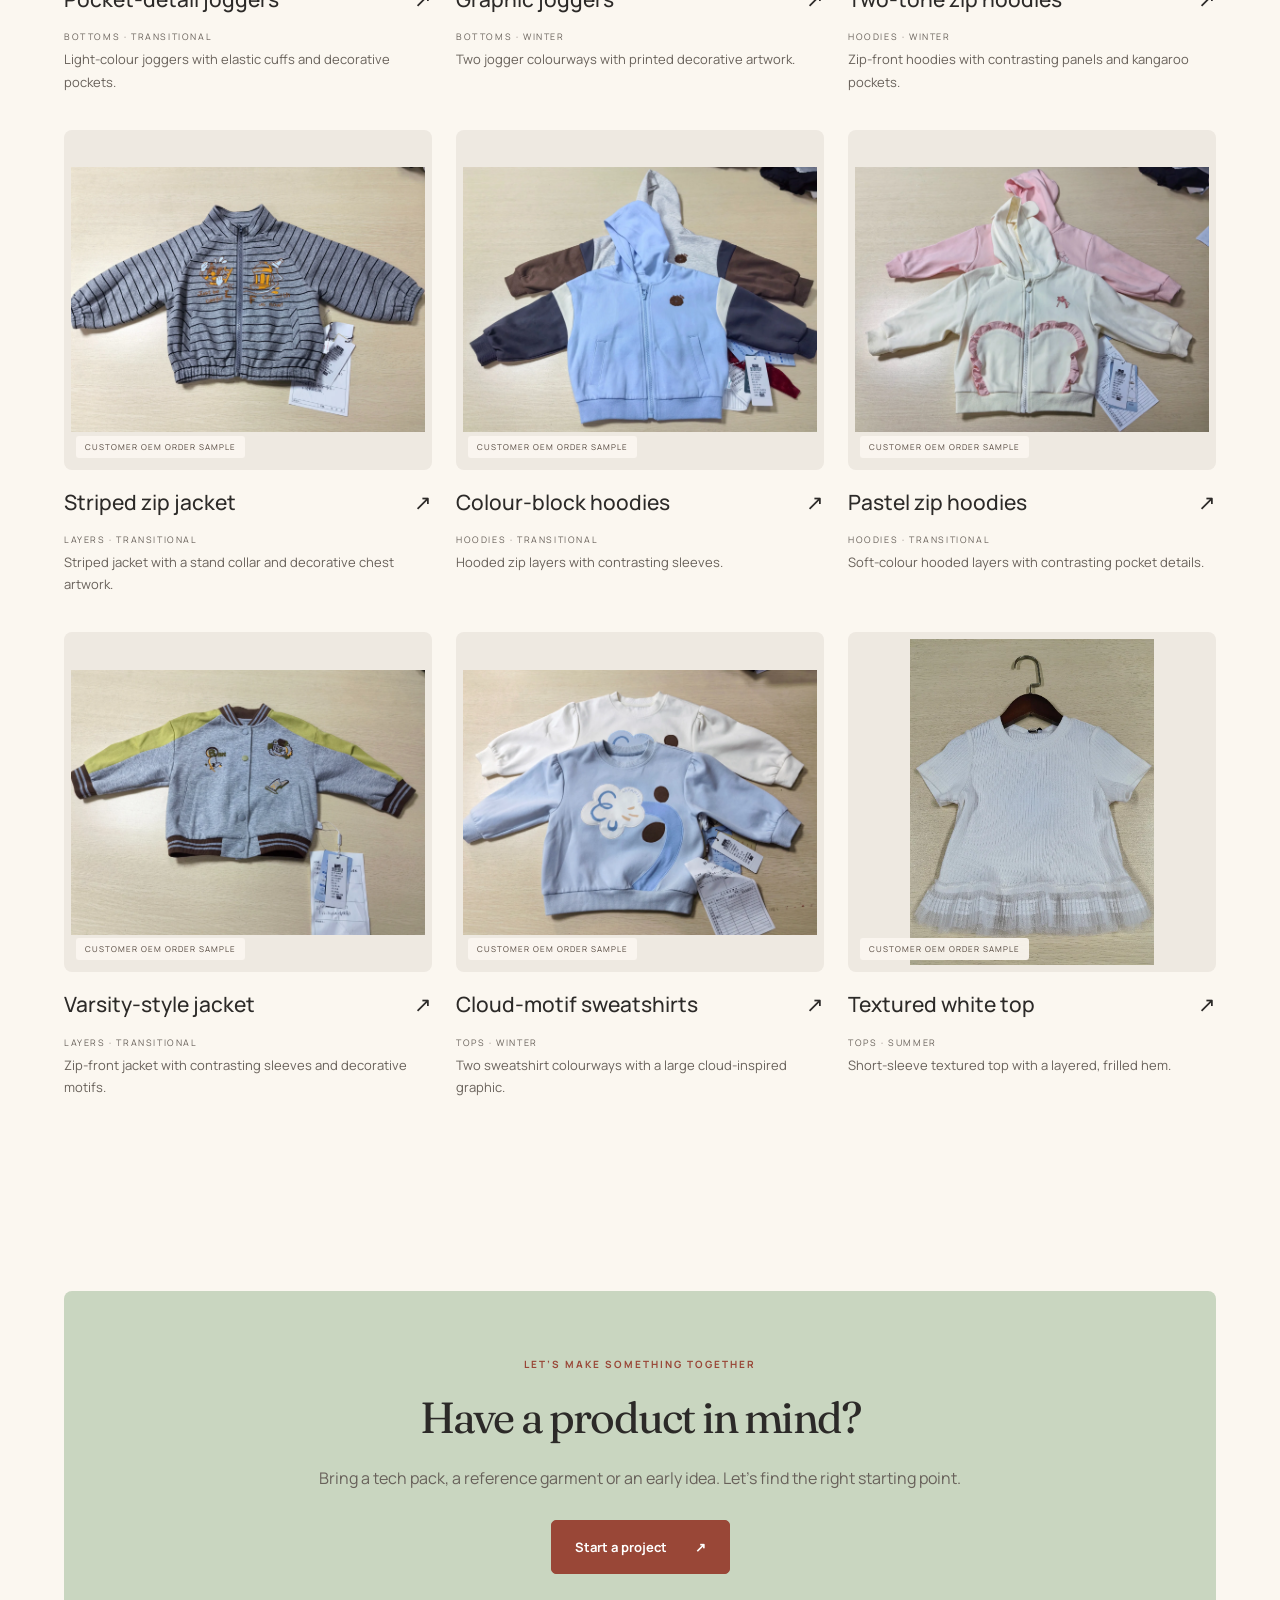
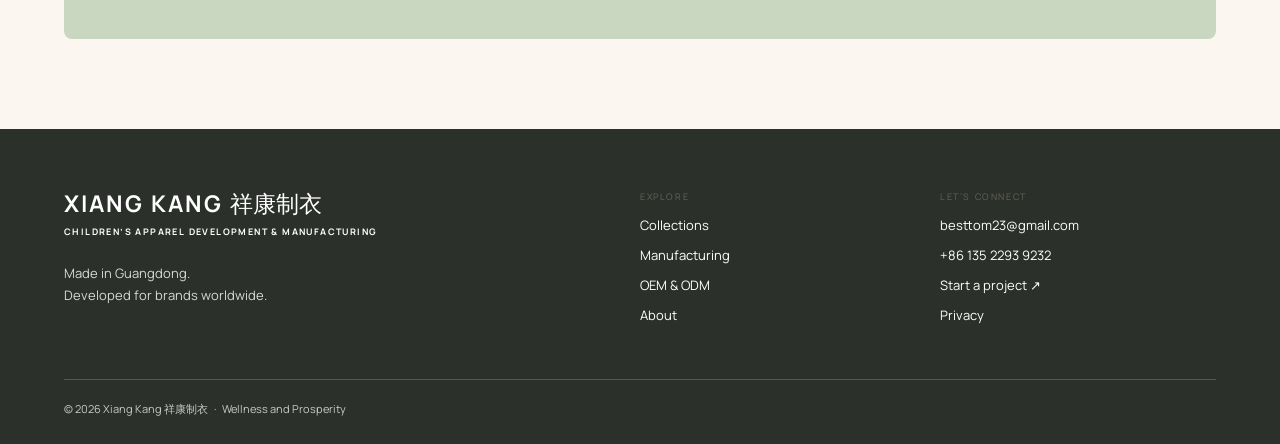
<file: kids/collections/index.html>
<!doctype html><html lang="en"><head><meta charset="utf-8"><meta name="viewport" content="width=device-width,initial-scale=1"><title>Collections | Xiang Kang 祥康制衣</title><meta name="description" content="OEM and ODM toddler and children’s apparel manufacturing in Guangdong, China. Everyday, activewear, summer and winter collections for brands and buyers."><meta name="theme-color" content="#fbf7f0"><meta name="robots" content="noindex,nofollow"><link rel="stylesheet" href="../assets/style.css"><link rel="icon" href="../assets/favicon.svg" type="image/svg+xml"><script defer src="../assets/site.js"></script><script type="application/ld+json">{"@context": "https://schema.org", "@type": "Organization", "name": "Xiang Kang", "alternateName": "\u7965\u5eb7\u5236\u8863", "url": "https://besttom23-beep.github.io/xiang-kang-apparel/kids/", "email": "besttom23@gmail.com", "telephone": "+86 135 2293 9232", "foundingDate": "2019"}</script><link rel="stylesheet" href="../../shared.css"></head><body class="xk-range"><div class="xk-switch" aria-label="Choose your business range"><a class="xk-home" href="../../" aria-label="XK Apparel and Clothing Company home">XK Apparel and Clothing Company <span lang="zh">祥康制衣</span></a><div class="xk-choices"><a class="xk-choice xk-kids" href="../../kids/" aria-current="true">Kidswear</a><a class="xk-choice xk-active" href="../../active/" >Active & Casual</a></div></div><a class="skip" href="#main">Skip to content</a><header><div class="wrap nav"><a class="logo" href="../">XIANG KANG <span lang="zh">祥康制衣</span><small>CHILDREN’S APPAREL MANUFACTURING</small></a><nav id="navigation" aria-label="Main navigation"><a href="../collections/" aria-current=page>Collections</a><a href="../manufacturing/" >Manufacturing</a><a href="../oem-odm/" >OEM & ODM</a><a href="../about/" >About</a><a class="btn" href="../contact/">Start a project ↗</a></nav><button class="menu" aria-controls="navigation" aria-expanded="false">Menu</button></div></header><main id="main"><div class="wrap"><section class="pagehero"><p class="eyebrow">THE COLLECTIONS</p><h1>Small garments.<br>A world of possibilities.</h1><p>Explore product directions across everyday clothing, activewear and seasonal ranges. Each category can be developed around your brand, market and brief.</p></section></div><section class="section" style="padding-top:10px"><div class="wrap"><div class="filters" aria-label="Filter sample photographs"><button type="button" data-filter="all" aria-pressed="true">All samples</button><button type="button" data-filter="tops" aria-pressed="false">Tops</button><button type="button" data-filter="bottoms" aria-pressed="false">Bottoms</button><button type="button" data-filter="hoodies" aria-pressed="false">Hoodies</button><button type="button" data-filter="layers" aria-pressed="false">Jackets & layers</button><button type="button" data-filter="summer" aria-pressed="false">Summer</button><button type="button" data-filter="winter" aria-pressed="false">Winter</button></div><p class="notice">These real sample photographs show garments made for customers’ OEM orders. They demonstrate production work, not an off-the-shelf collection. Customer designs and artwork remain the property of their respective owners and are not offered for reproduction or resale. Sizes, fabrics and specifications are confirmed for each new project.</p><div class="grid" id="collection-grid"><article class="card" data-category="layers" data-season="winter"><button class="product" data-source="real" data-title="Quarter-zip sweatshirt" data-image="../assets/supplied-apparel-01.webp" data-description="Long-sleeve pullover with a stand collar and zip neck." aria-label="Explore Quarter-zip sweatshirt"><div class="media"><span class="concept-label">CUSTOMER OEM ORDER SAMPLE</span><img src="../assets/supplied-apparel-01.webp" alt="Long-sleeve pullover with a stand collar and zip neck." loading="lazy"></div><h3>Quarter-zip sweatshirt <span class="arrow">↗</span></h3><span class="tag">layers · winter</span><p>Long-sleeve pullover with a stand collar and zip neck.</p></button></article><article class="card" data-category="tops" data-season="summer"><button class="product" data-source="real" data-title="White detail top" data-image="../assets/supplied-apparel-02.webp" data-description="Short-sleeve white top with decorative neckline details." aria-label="Explore White detail top"><div class="media"><span class="concept-label">CUSTOMER OEM ORDER SAMPLE</span><img src="../assets/supplied-apparel-02.webp" alt="Short-sleeve white top with decorative neckline details." loading="lazy"></div><h3>White detail top <span class="arrow">↗</span></h3><span class="tag">tops · summer</span><p>Short-sleeve white top with decorative neckline details.</p></button></article><article class="card" data-category="tops" data-season="summer"><button class="product" data-source="real" data-title="Layered-look T-shirt" data-image="../assets/supplied-apparel-03.webp" data-description="Dark short-sleeve top with a contrasting striped inset." aria-label="Explore Layered-look T-shirt"><div class="media"><span class="concept-label">CUSTOMER OEM ORDER SAMPLE</span><img src="../assets/supplied-apparel-03.webp" alt="Dark short-sleeve top with a contrasting striped inset." loading="lazy"></div><h3>Layered-look T-shirt <span class="arrow">↗</span></h3><span class="tag">tops · summer</span><p>Dark short-sleeve top with a contrasting striped inset.</p></button></article><article class="card" data-category="bottoms" data-season="transitional"><button class="product" data-source="real" data-title="Pocket-detail joggers" data-image="../assets/supplied-apparel-04.webp" data-description="Light-colour joggers with elastic cuffs and decorative pockets." aria-label="Explore Pocket-detail joggers"><div class="media"><span class="concept-label">CUSTOMER OEM ORDER SAMPLE</span><img src="../assets/supplied-apparel-04.webp" alt="Light-colour joggers with elastic cuffs and decorative pockets." loading="lazy"></div><h3>Pocket-detail joggers <span class="arrow">↗</span></h3><span class="tag">bottoms · transitional</span><p>Light-colour joggers with elastic cuffs and decorative pockets.</p></button></article><article class="card" data-category="bottoms" data-season="winter"><button class="product" data-source="real" data-title="Graphic joggers" data-image="../assets/supplied-apparel-05.webp" data-description="Two jogger colourways with printed decorative artwork." aria-label="Explore Graphic joggers"><div class="media"><span class="concept-label">CUSTOMER OEM ORDER SAMPLE</span><img src="../assets/supplied-apparel-05.webp" alt="Two jogger colourways with printed decorative artwork." loading="lazy"></div><h3>Graphic joggers <span class="arrow">↗</span></h3><span class="tag">bottoms · winter</span><p>Two jogger colourways with printed decorative artwork.</p></button></article><article class="card" data-category="hoodies" data-season="winter"><button class="product" data-source="real" data-title="Two-tone zip hoodies" data-image="../assets/supplied-apparel-06.webp" data-description="Zip-front hoodies with contrasting panels and kangaroo pockets." aria-label="Explore Two-tone zip hoodies"><div class="media"><span class="concept-label">CUSTOMER OEM ORDER SAMPLE</span><img src="../assets/supplied-apparel-06.webp" alt="Zip-front hoodies with contrasting panels and kangaroo pockets." loading="lazy"></div><h3>Two-tone zip hoodies <span class="arrow">↗</span></h3><span class="tag">hoodies · winter</span><p>Zip-front hoodies with contrasting panels and kangaroo pockets.</p></button></article><article class="card" data-category="layers" data-season="transitional"><button class="product" data-source="real" data-title="Striped zip jacket" data-image="../assets/supplied-apparel-07.webp" data-description="Striped jacket with a stand collar and decorative chest artwork." aria-label="Explore Striped zip jacket"><div class="media"><span class="concept-label">CUSTOMER OEM ORDER SAMPLE</span><img src="../assets/supplied-apparel-07.webp" alt="Striped jacket with a stand collar and decorative chest artwork." loading="lazy"></div><h3>Striped zip jacket <span class="arrow">↗</span></h3><span class="tag">layers · transitional</span><p>Striped jacket with a stand collar and decorative chest artwork.</p></button></article><article class="card" data-category="hoodies" data-season="transitional"><button class="product" data-source="real" data-title="Colour-block hoodies" data-image="../assets/supplied-apparel-08.webp" data-description="Hooded zip layers with contrasting sleeves." aria-label="Explore Colour-block hoodies"><div class="media"><span class="concept-label">CUSTOMER OEM ORDER SAMPLE</span><img src="../assets/supplied-apparel-08.webp" alt="Hooded zip layers with contrasting sleeves." loading="lazy"></div><h3>Colour-block hoodies <span class="arrow">↗</span></h3><span class="tag">hoodies · transitional</span><p>Hooded zip layers with contrasting sleeves.</p></button></article><article class="card" data-category="hoodies" data-season="transitional"><button class="product" data-source="real" data-title="Pastel zip hoodies" data-image="../assets/supplied-apparel-09.webp" data-description="Soft-colour hooded layers with contrasting pocket details." aria-label="Explore Pastel zip hoodies"><div class="media"><span class="concept-label">CUSTOMER OEM ORDER SAMPLE</span><img src="../assets/supplied-apparel-09.webp" alt="Soft-colour hooded layers with contrasting pocket details." loading="lazy"></div><h3>Pastel zip hoodies <span class="arrow">↗</span></h3><span class="tag">hoodies · transitional</span><p>Soft-colour hooded layers with contrasting pocket details.</p></button></article><article class="card" data-category="layers" data-season="transitional"><button class="product" data-source="real" data-title="Varsity-style jacket" data-image="../assets/supplied-apparel-10.webp" data-description="Zip-front jacket with contrasting sleeves and decorative motifs." aria-label="Explore Varsity-style jacket"><div class="media"><span class="concept-label">CUSTOMER OEM ORDER SAMPLE</span><img src="../assets/supplied-apparel-10.webp" alt="Zip-front jacket with contrasting sleeves and decorative motifs." loading="lazy"></div><h3>Varsity-style jacket <span class="arrow">↗</span></h3><span class="tag">layers · transitional</span><p>Zip-front jacket with contrasting sleeves and decorative motifs.</p></button></article><article class="card" data-category="tops" data-season="winter"><button class="product" data-source="real" data-title="Cloud-motif sweatshirts" data-image="../assets/supplied-apparel-11.webp" data-description="Two sweatshirt colourways with a large cloud-inspired graphic." aria-label="Explore Cloud-motif sweatshirts"><div class="media"><span class="concept-label">CUSTOMER OEM ORDER SAMPLE</span><img src="../assets/supplied-apparel-11.webp" alt="Two sweatshirt colourways with a large cloud-inspired graphic." loading="lazy"></div><h3>Cloud-motif sweatshirts <span class="arrow">↗</span></h3><span class="tag">tops · winter</span><p>Two sweatshirt colourways with a large cloud-inspired graphic.</p></button></article><article class="card" data-category="tops" data-season="summer"><button class="product" data-source="real" data-title="Textured white top" data-image="../assets/supplied-apparel-12.webp" data-description="Short-sleeve textured top with a layered, frilled hem." aria-label="Explore Textured white top"><div class="media"><span class="concept-label">CUSTOMER OEM ORDER SAMPLE</span><img src="../assets/supplied-apparel-12.webp" alt="Short-sleeve textured top with a layered, frilled hem." loading="lazy"></div><h3>Textured white top <span class="arrow">↗</span></h3><span class="tag">tops · summer</span><p>Short-sleeve textured top with a layered, frilled hem.</p></button></article></div></div></section><section class="section"><div class="wrap"><div class="callout"><p class="eyebrow">LET’S MAKE SOMETHING TOGETHER</p><h2>Have a product in mind?</h2><p>Bring a tech pack, a reference garment or an early idea. Let’s find the right starting point.</p><div class="actions"><a class="btn" href="../contact/">Start a project <span>↗</span></a></div></div></div></section></main><footer><div class="wrap"><div class="grid"><div><div class="logo">XIANG KANG <span lang="zh">祥康制衣</span><small>CHILDREN’S APPAREL DEVELOPMENT & MANUFACTURING</small></div><p>Made in Guangdong.<br>Developed for brands worldwide.</p></div><div><p class="tag">EXPLORE</p><a href="../collections/">Collections</a><a href="../manufacturing/">Manufacturing</a><a href="../oem-odm/">OEM & ODM</a><a href="../about/">About</a></div><div><p class="tag">LET’S CONNECT</p><a href="mailto:besttom23@gmail.com">besttom23@gmail.com</a><a href="tel:+8613522939232">+86 135 2293 9232</a><a href="../contact/">Start a project ↗</a><a href="../privacy/">Privacy</a></div></div><div class="bottom">© 2026 Xiang Kang 祥康制衣 &nbsp; · &nbsp; Wellness and Prosperity</div></div></footer><a class="mobile-cta" href="../contact/">Start your kidswear project ↗</a><dialog aria-labelledby="modal-title"><button class="close" aria-label="Close collection detail">×</button><div class="modal"><img alt="" src="../assets/kids-concept-summer.webp"><div class="modal-text"><p class="eyebrow">COLLECTION DIRECTION</p><h2 id="modal-title"></h2><p class="description"></p><p class="fine">AI-generated design concept, not an actual production sample. Materials, construction and manufacturability must be agreed during development.</p><div class="actions"><a class="btn request" href="../contact/">Develop this category ↗</a></div></div></div></dialog></body></html>
</file>
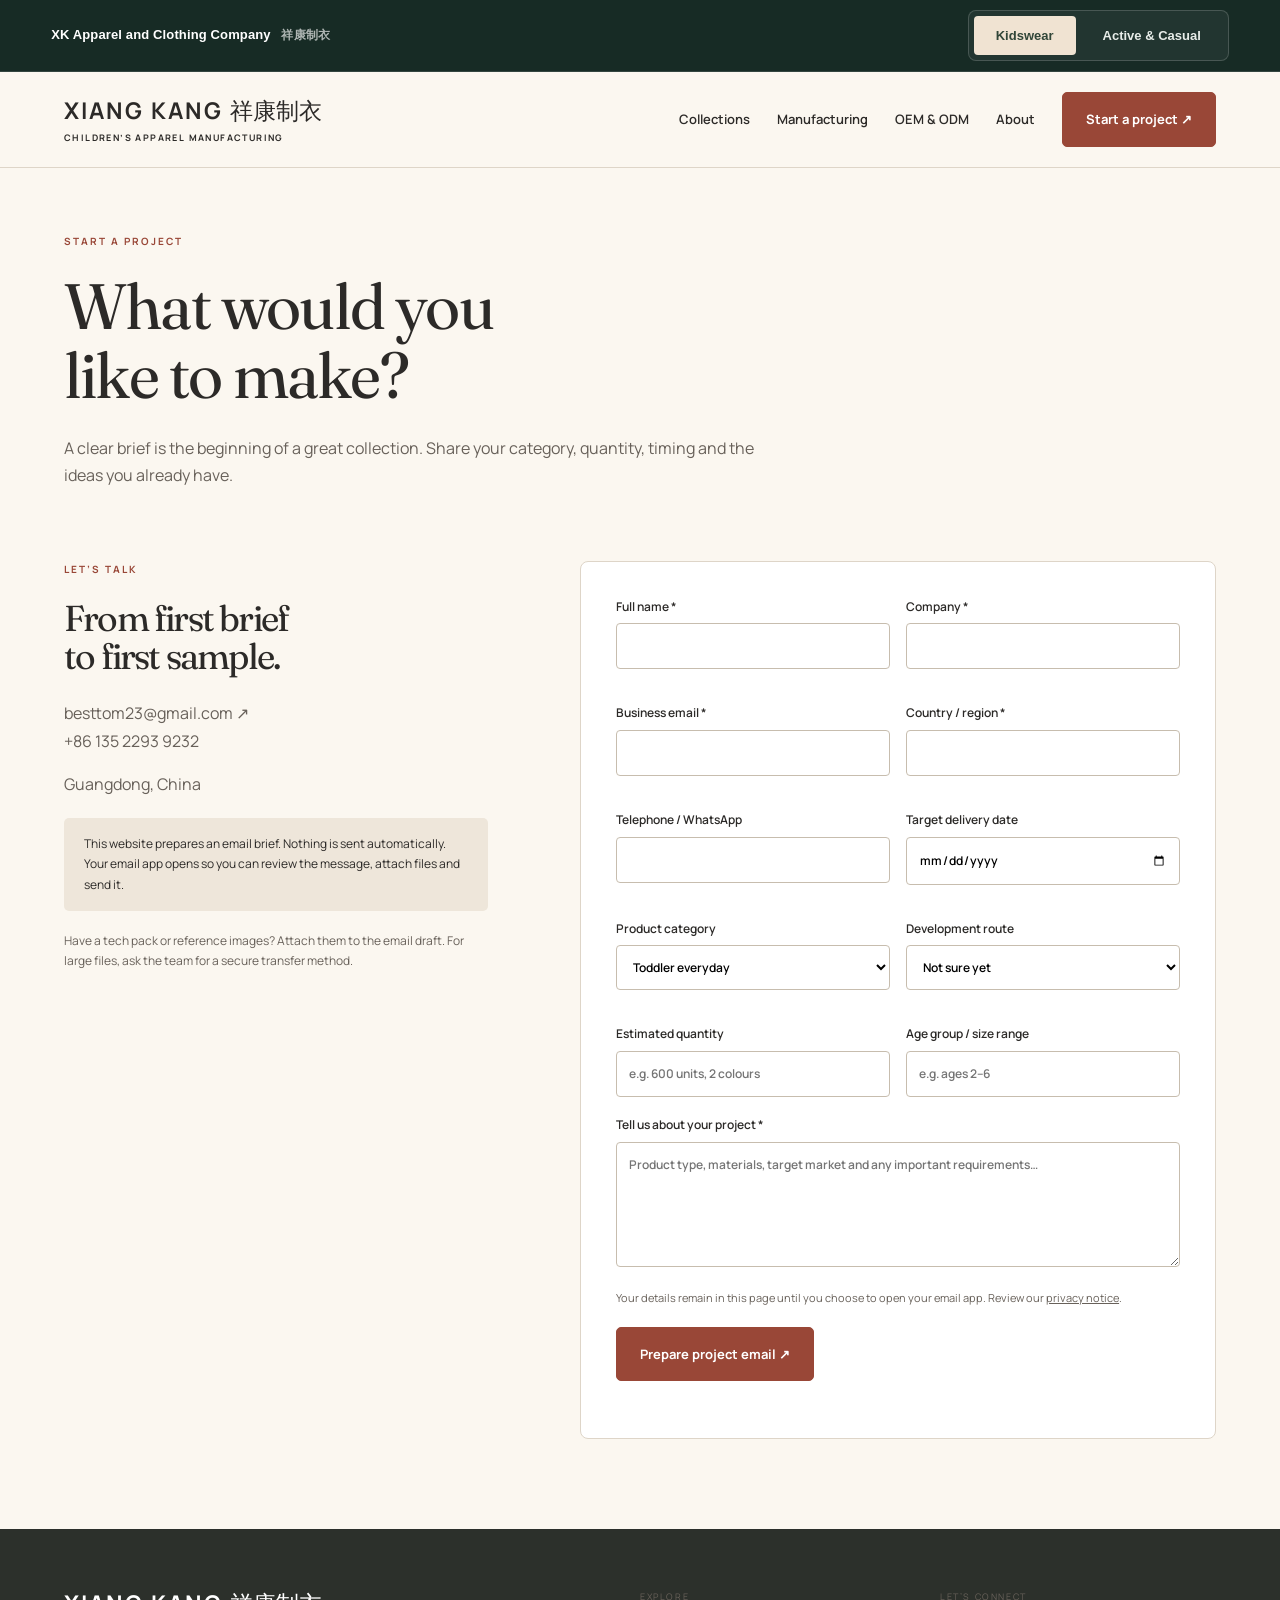
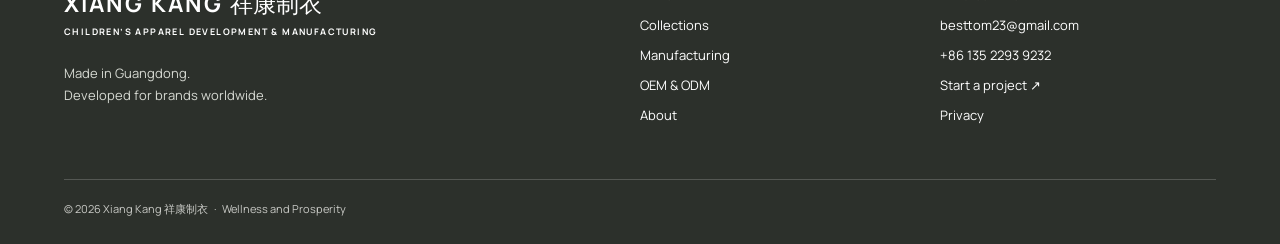
<file: kids/contact/index.html>
<!doctype html><html lang="en"><head><meta charset="utf-8"><meta name="viewport" content="width=device-width,initial-scale=1"><title>Contact | Xiang Kang 祥康制衣</title><meta name="description" content="OEM and ODM toddler and children’s apparel manufacturing in Guangdong, China. Everyday, activewear, summer and winter collections for brands and buyers."><meta name="theme-color" content="#fbf7f0"><meta name="robots" content="noindex,nofollow"><link rel="stylesheet" href="../assets/style.css"><link rel="icon" href="../assets/favicon.svg" type="image/svg+xml"><script defer src="../assets/site.js"></script><script type="application/ld+json">{"@context": "https://schema.org", "@type": "Organization", "name": "Xiang Kang", "alternateName": "\u7965\u5eb7\u5236\u8863", "url": "https://besttom23-beep.github.io/xiang-kang-apparel/kids/", "email": "besttom23@gmail.com", "telephone": "+86 135 2293 9232", "foundingDate": "2019"}</script><link rel="stylesheet" href="../../shared.css"></head><body class="xk-range"><div class="xk-switch" aria-label="Choose your business range"><a class="xk-home" href="../../" aria-label="XK Apparel and Clothing Company home">XK Apparel and Clothing Company <span lang="zh">祥康制衣</span></a><div class="xk-choices"><a class="xk-choice xk-kids" href="../../kids/" aria-current="true">Kidswear</a><a class="xk-choice xk-active" href="../../active/" >Active & Casual</a></div></div><a class="skip" href="#main">Skip to content</a><header><div class="wrap nav"><a class="logo" href="../">XIANG KANG <span lang="zh">祥康制衣</span><small>CHILDREN’S APPAREL MANUFACTURING</small></a><nav id="navigation" aria-label="Main navigation"><a href="../collections/" >Collections</a><a href="../manufacturing/" >Manufacturing</a><a href="../oem-odm/" >OEM & ODM</a><a href="../about/" >About</a><a class="btn" href="../contact/">Start a project ↗</a></nav><button class="menu" aria-controls="navigation" aria-expanded="false">Menu</button></div></header><main id="main"><div class="wrap"><section class="pagehero"><p class="eyebrow">START A PROJECT</p><h1>What would you<br>like to make?</h1><p>A clear brief is the beginning of a great collection. Share your category, quantity, timing and the ideas you already have.</p></section></div><section class="section" style="padding-top:10px"><div class="wrap contact"><aside><p class="eyebrow">LET’S TALK</p><h2>From first brief<br>to first sample.</h2><p><a href="mailto:besttom23@gmail.com">besttom23@gmail.com ↗</a><br><a href="tel:+8613522939232">+86 135 2293 9232</a></p><p>Guangdong, China</p><div class="notice">This website prepares an email brief. Nothing is sent automatically. Your email app opens so you can review the message, attach files and send it.</div><p style="font-size:12px">Have a tech pack or reference images? Attach them to the email draft. For large files, ask the team for a secure transfer method.</p></aside><form id="brief-form"><div class="two"><label>Full name *<input name="name" type="text" required autocomplete="name"></label><label>Company *<input name="company" type="text" required autocomplete="off"></label><label>Business email *<input name="email" type="email" required autocomplete="email"></label><label>Country / region *<input name="country" type="text" required autocomplete="off"></label><label>Telephone / WhatsApp<input name="phone" type="tel"  autocomplete="off"></label><label>Target delivery date<input name="date" type="date"  autocomplete="off"></label><label>Product category<select name="category"><option>Toddler everyday</option><option>Kids’ everyday</option><option>Activewear</option><option>Summer collection</option><option>Winter collection</option><option>Other</option></select></label><label>Development route<select name="service"><option>Not sure yet</option><option>OEM</option><option>ODM</option></select></label><label>Estimated quantity<input name="quantity" placeholder="e.g. 600 units, 2 colours"></label><label>Age group / size range<input name="sizes" placeholder="e.g. ages 2–6"></label></div><label>Tell us about your project *<textarea name="message" required placeholder="Product type, materials, target market and any important requirements…"></textarea></label><p class="fine">Your details remain in this page until you choose to open your email app. Review our <a href="../privacy/"><u>privacy notice</u></a>.</p><button class="btn" style="margin-top:20px" type="submit">Prepare project email ↗</button><p id="form-status" role="status" class="fine"></p><button type="button" id="download-brief" class="btn secondary hidden" style="margin-top:10px">Download brief instead</button></form></div></section></main><footer><div class="wrap"><div class="grid"><div><div class="logo">XIANG KANG <span lang="zh">祥康制衣</span><small>CHILDREN’S APPAREL DEVELOPMENT & MANUFACTURING</small></div><p>Made in Guangdong.<br>Developed for brands worldwide.</p></div><div><p class="tag">EXPLORE</p><a href="../collections/">Collections</a><a href="../manufacturing/">Manufacturing</a><a href="../oem-odm/">OEM & ODM</a><a href="../about/">About</a></div><div><p class="tag">LET’S CONNECT</p><a href="mailto:besttom23@gmail.com">besttom23@gmail.com</a><a href="tel:+8613522939232">+86 135 2293 9232</a><a href="../contact/">Start a project ↗</a><a href="../privacy/">Privacy</a></div></div><div class="bottom">© 2026 Xiang Kang 祥康制衣 &nbsp; · &nbsp; Wellness and Prosperity</div></div></footer><a class="mobile-cta" href="../contact/">Start your kidswear project ↗</a><dialog aria-labelledby="modal-title"><button class="close" aria-label="Close collection detail">×</button><div class="modal"><img alt="" src="../assets/kids-concept-summer.webp"><div class="modal-text"><p class="eyebrow">COLLECTION DIRECTION</p><h2 id="modal-title"></h2><p class="description"></p><p class="fine">AI-generated design concept, not an actual production sample. Materials, construction and manufacturability must be agreed during development.</p><div class="actions"><a class="btn request" href="../contact/">Develop this category ↗</a></div></div></div></dialog></body></html>
</file>
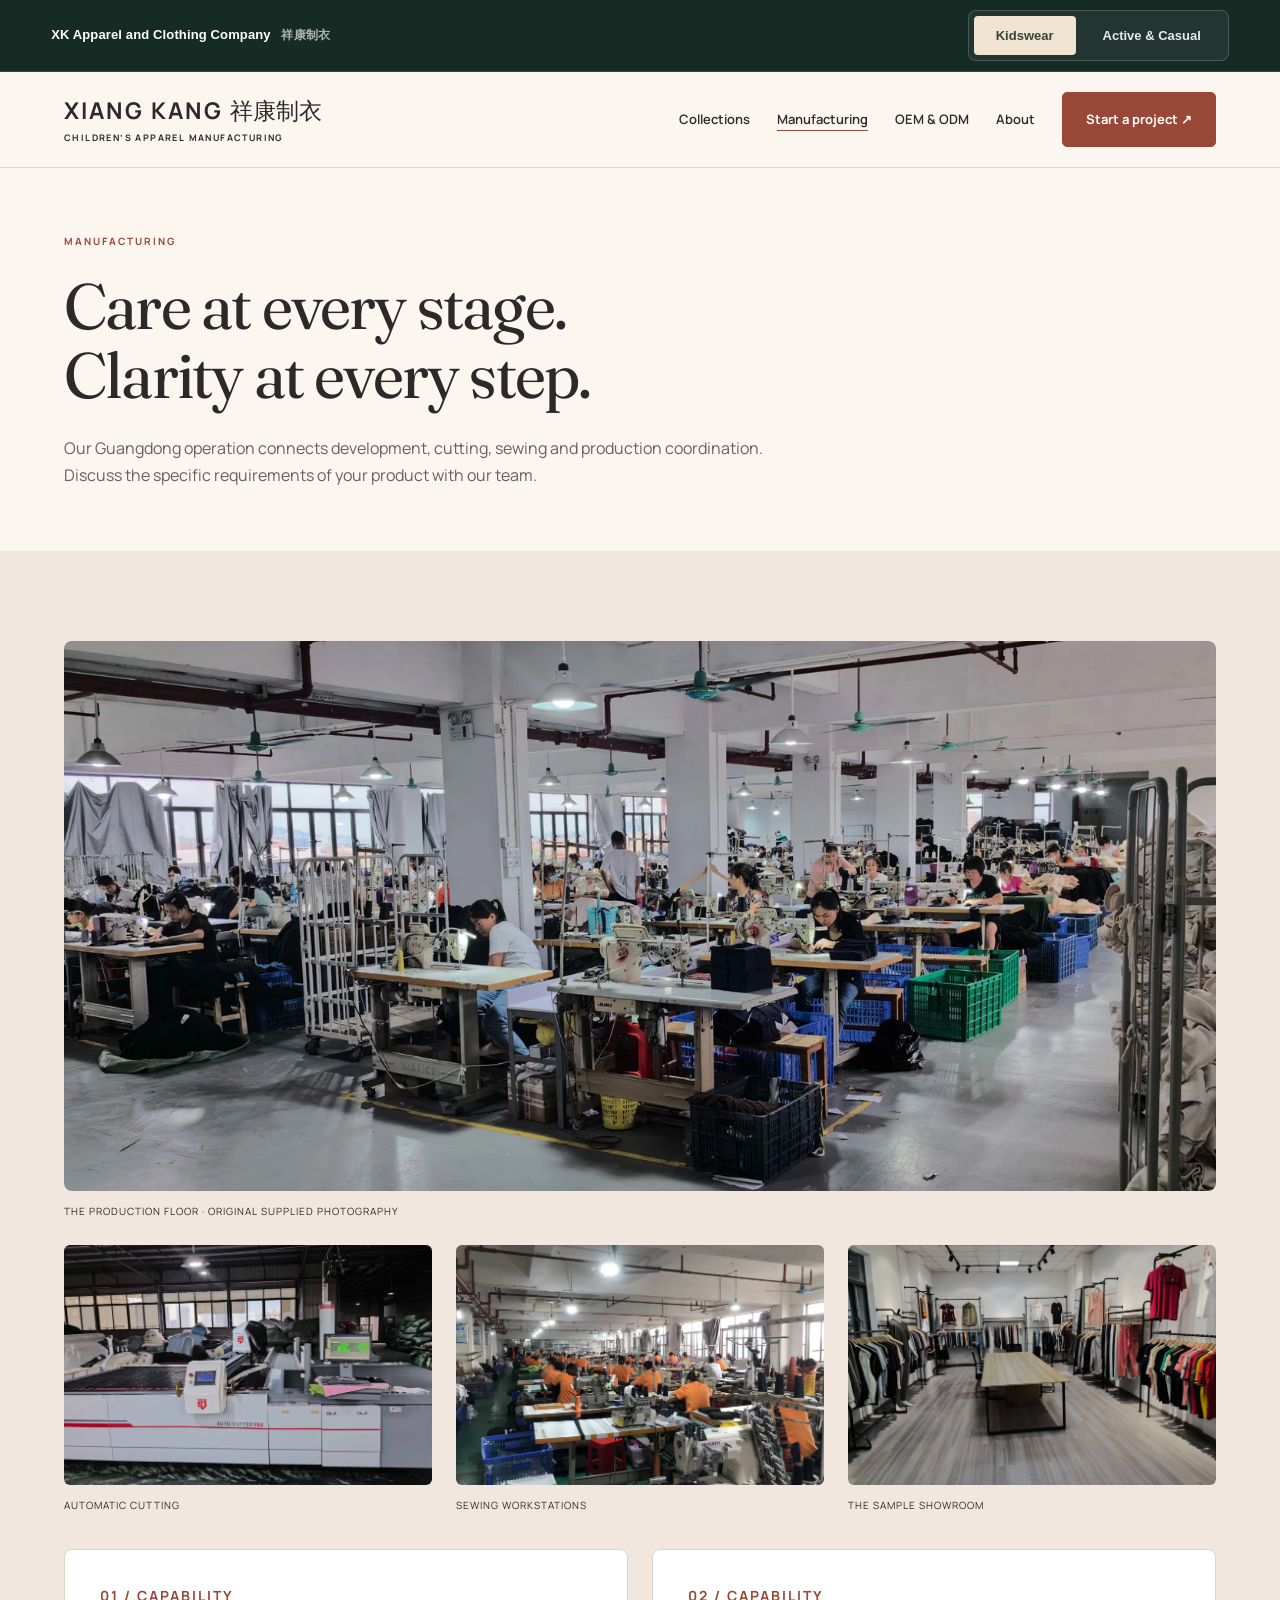
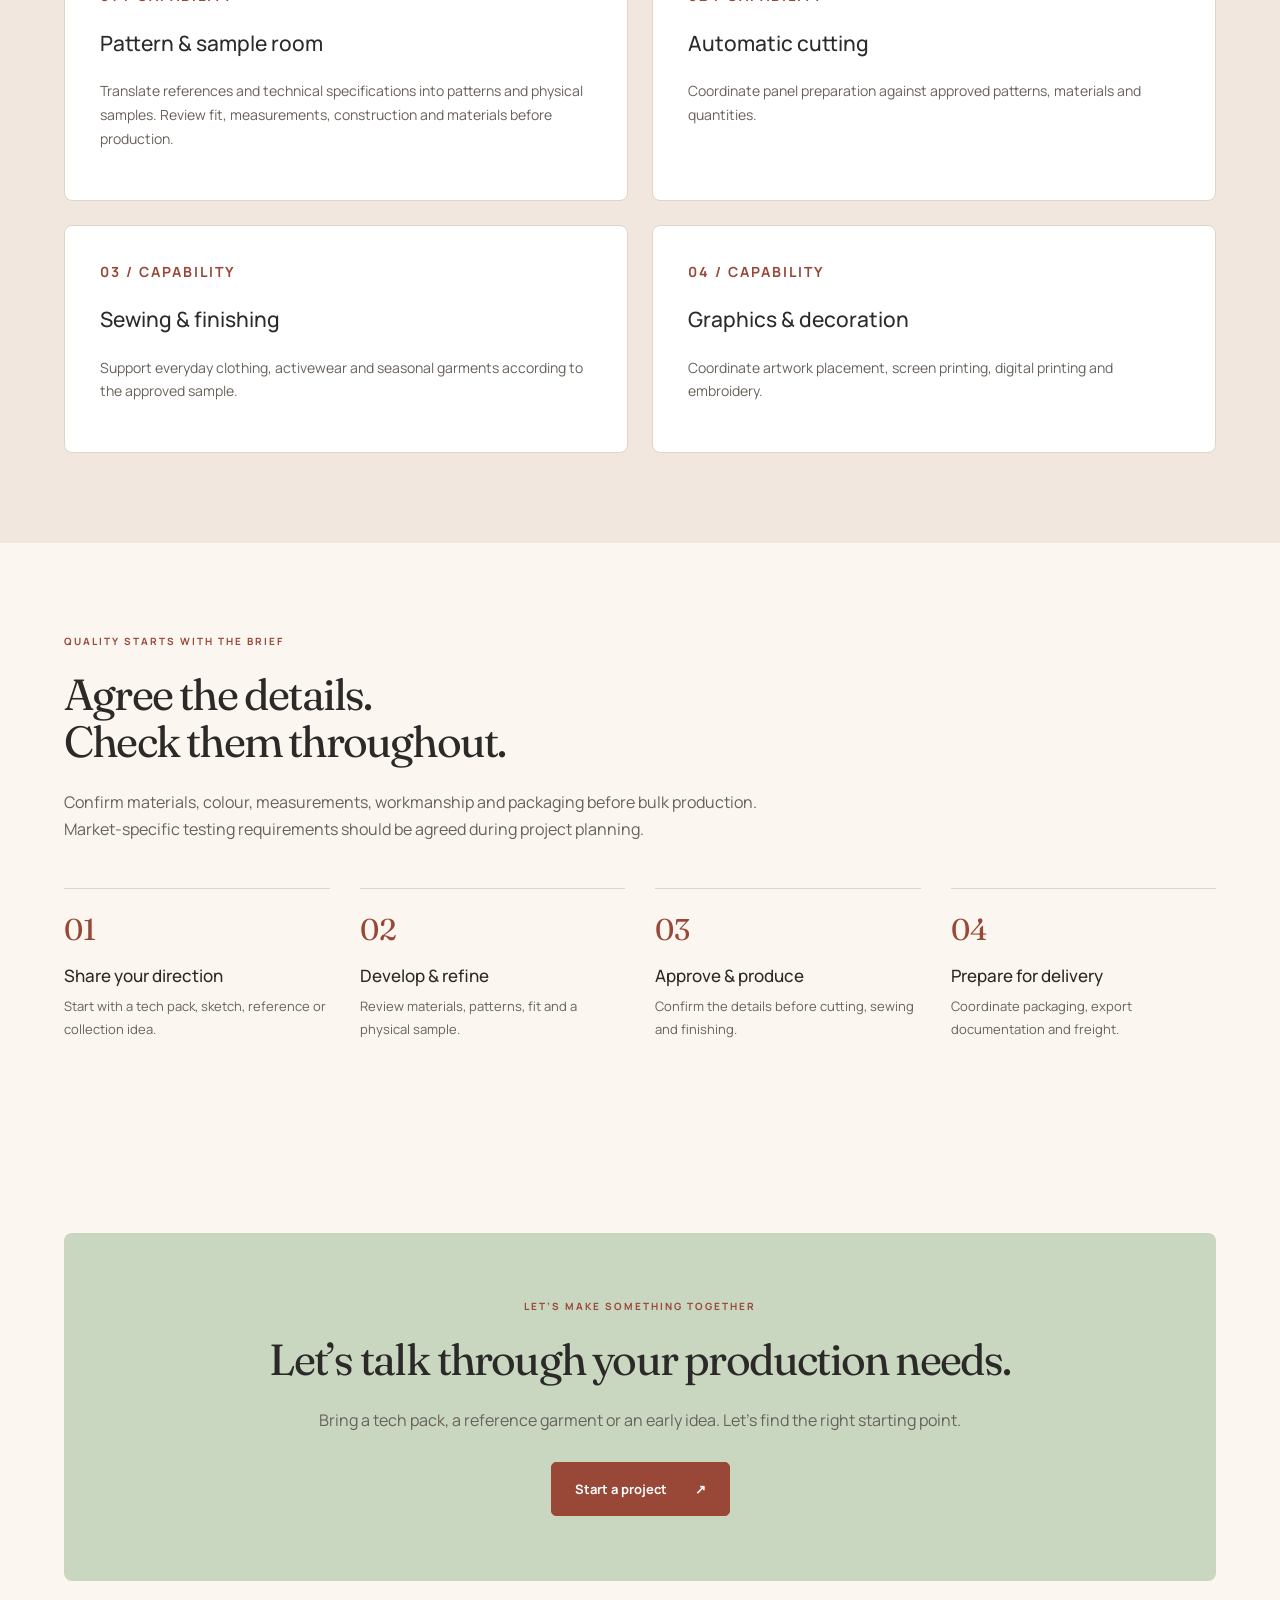
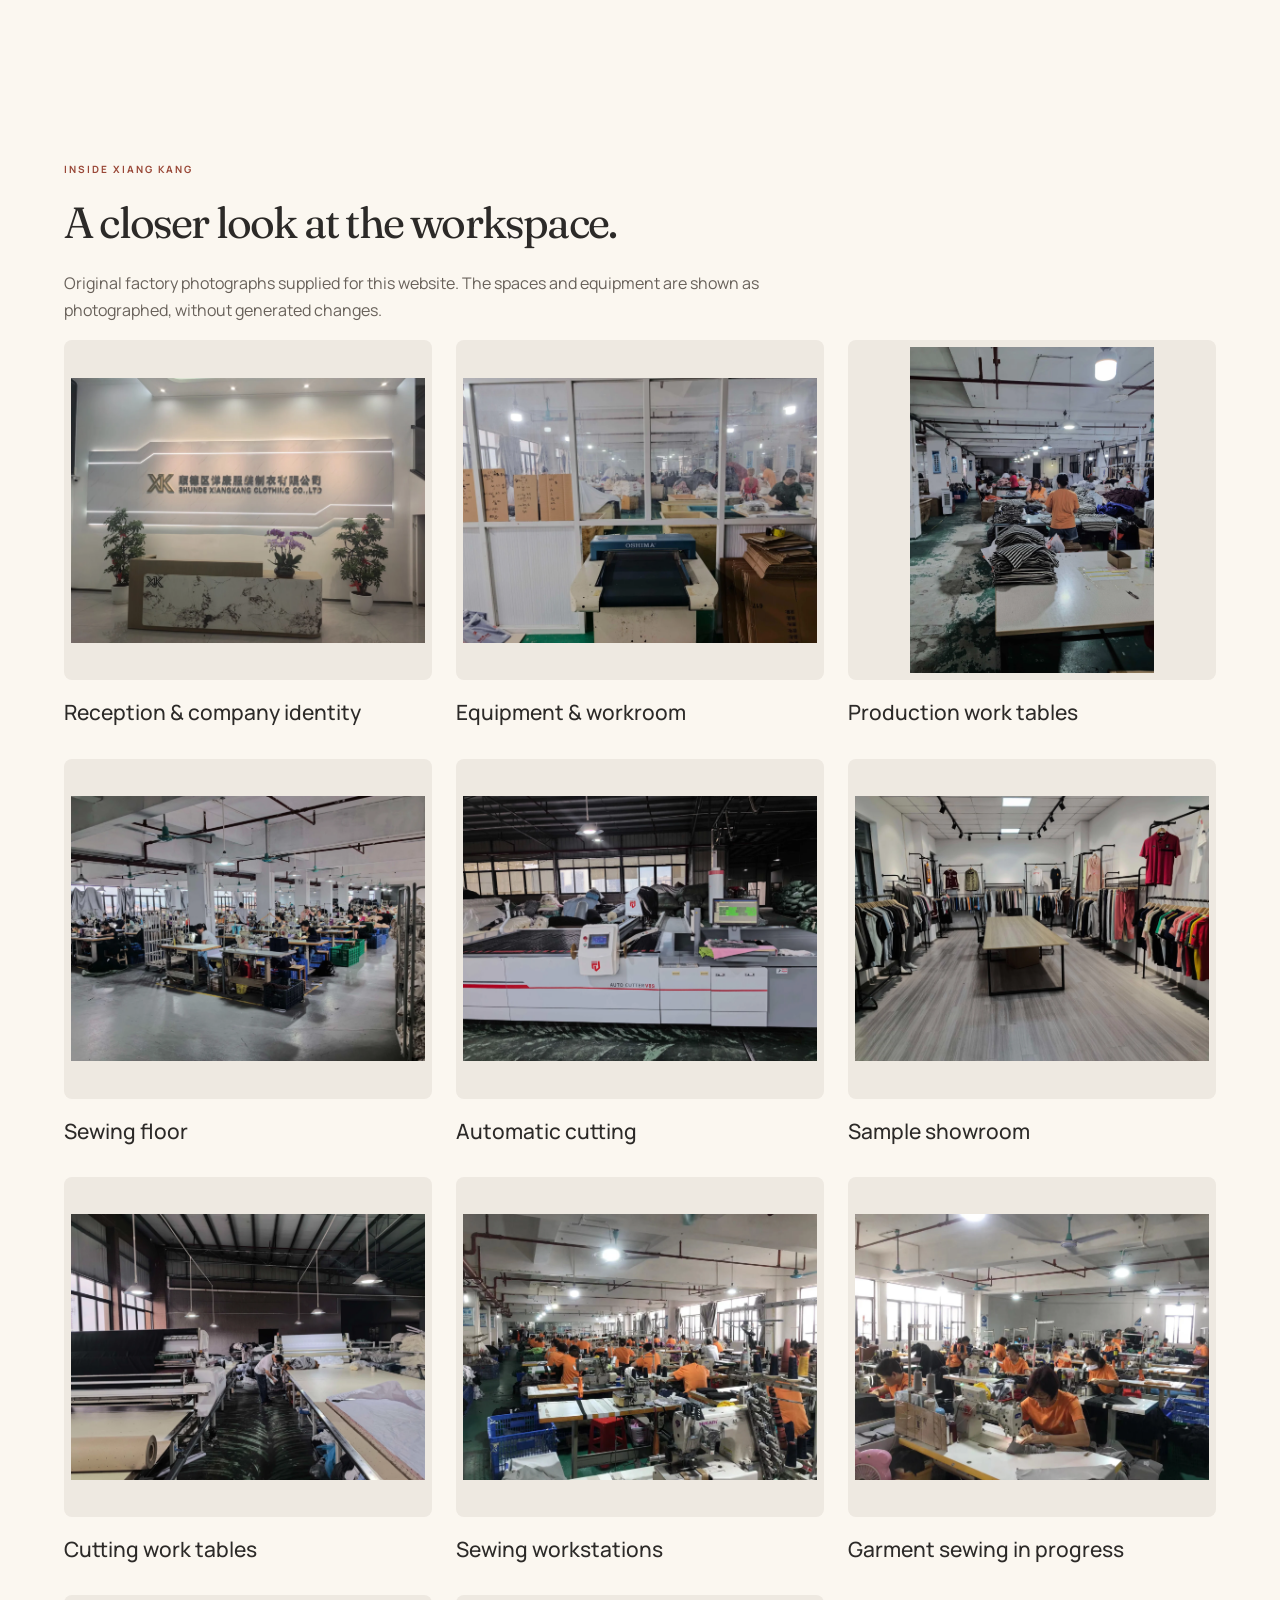
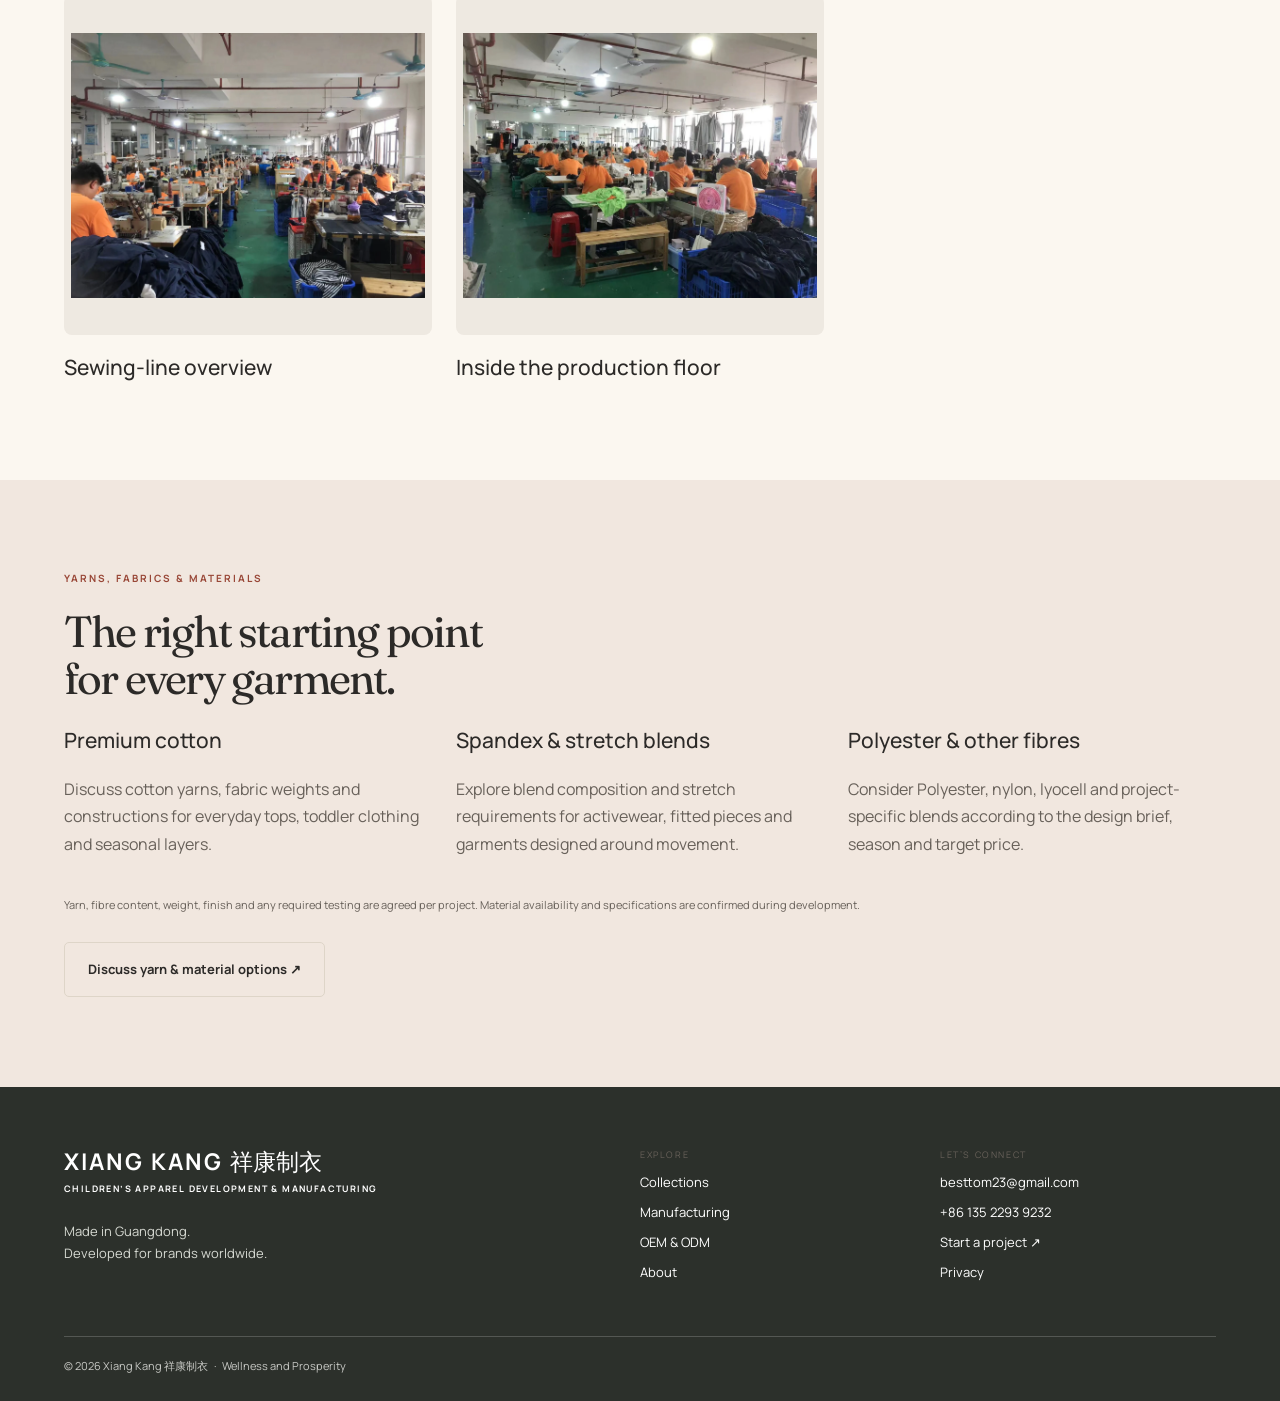
<file: kids/manufacturing/index.html>
<!doctype html><html lang="en"><head><meta charset="utf-8"><meta name="viewport" content="width=device-width,initial-scale=1"><title>Manufacturing | Xiang Kang 祥康制衣</title><meta name="description" content="OEM and ODM toddler and children’s apparel manufacturing in Guangdong, China. Everyday, activewear, summer and winter collections for brands and buyers."><meta name="theme-color" content="#fbf7f0"><meta name="robots" content="noindex,nofollow"><link rel="stylesheet" href="../assets/style.css"><link rel="icon" href="../assets/favicon.svg" type="image/svg+xml"><script defer src="../assets/site.js"></script><script type="application/ld+json">{"@context": "https://schema.org", "@type": "Organization", "name": "Xiang Kang", "alternateName": "\u7965\u5eb7\u5236\u8863", "url": "https://besttom23-beep.github.io/xiang-kang-apparel/kids/", "email": "besttom23@gmail.com", "telephone": "+86 135 2293 9232", "foundingDate": "2019"}</script><link rel="stylesheet" href="../../shared.css"></head><body class="xk-range"><div class="xk-switch" aria-label="Choose your business range"><a class="xk-home" href="../../" aria-label="XK Apparel and Clothing Company home">XK Apparel and Clothing Company <span lang="zh">祥康制衣</span></a><div class="xk-choices"><a class="xk-choice xk-kids" href="../../kids/" aria-current="true">Kidswear</a><a class="xk-choice xk-active" href="../../active/" >Active & Casual</a></div></div><a class="skip" href="#main">Skip to content</a><header><div class="wrap nav"><a class="logo" href="../">XIANG KANG <span lang="zh">祥康制衣</span><small>CHILDREN’S APPAREL MANUFACTURING</small></a><nav id="navigation" aria-label="Main navigation"><a href="../collections/" >Collections</a><a href="../manufacturing/" aria-current=page>Manufacturing</a><a href="../oem-odm/" >OEM & ODM</a><a href="../about/" >About</a><a class="btn" href="../contact/">Start a project ↗</a></nav><button class="menu" aria-controls="navigation" aria-expanded="false">Menu</button></div></header><main id="main"><div class="wrap"><section class="pagehero"><p class="eyebrow">MANUFACTURING</p><h1>Care at every stage.<br>Clarity at every step.</h1><p>Our Guangdong operation connects development, cutting, sewing and production coordination. Discuss the specific requirements of your product with our team.</p></section></div><section class="section soft"><div class="wrap"><div class="factory-visual"><img src="../assets/supplied-factory-04.webp" style="max-height:550px;border-radius:8px" alt="Xiang Kang sewing production floor" loading="lazy"><div class="caption">The production floor · Original supplied photography</div></div><div class="grid" style="margin-top:25px"><figure style="margin:0"><img src="../assets/supplied-factory-05.webp" style="height:240px;border-radius:6px" alt="Automatic cutting equipment in the factory" loading="lazy"><figcaption class="caption">Automatic cutting</figcaption></figure><figure style="margin:0"><img src="../assets/supplied-factory-08.webp" style="height:240px;border-radius:6px" alt="Sewing workstations in the supplied factory photograph" loading="lazy"><figcaption class="caption">Sewing workstations</figcaption></figure><figure style="margin:0"><img src="../assets/supplied-factory-06.webp" style="height:240px;border-radius:6px" alt="Garment sample showroom" loading="lazy"><figcaption class="caption">The sample showroom</figcaption></figure></div><div class="two" style="margin-top:35px"><article class="panel"><p class="eyebrow">01 / CAPABILITY</p><h3>Pattern & sample room</h3><p>Translate references and technical specifications into patterns and physical samples. Review fit, measurements, construction and materials before production.</p></article><article class="panel"><p class="eyebrow">02 / CAPABILITY</p><h3>Automatic cutting</h3><p>Coordinate panel preparation against approved patterns, materials and quantities.</p></article><article class="panel"><p class="eyebrow">03 / CAPABILITY</p><h3>Sewing & finishing</h3><p>Support everyday clothing, activewear and seasonal garments according to the approved sample.</p></article><article class="panel"><p class="eyebrow">04 / CAPABILITY</p><h3>Graphics & decoration</h3><p>Coordinate artwork placement, screen printing, digital printing and embroidery.</p></article></div></div></section><section class="section"><div class="wrap"><p class="eyebrow">QUALITY STARTS WITH THE BRIEF</p><h2>Agree the details.<br>Check them throughout.</h2><p>Confirm materials, colour, measurements, workmanship and packaging before bulk production. Market-specific testing requirements should be agreed during project planning.</p><div class="steps"><div class="step"><span>01</span><h3>Share your direction</h3><p>Start with a tech pack, sketch, reference or collection idea.</p></div><div class="step"><span>02</span><h3>Develop & refine</h3><p>Review materials, patterns, fit and a physical sample.</p></div><div class="step"><span>03</span><h3>Approve & produce</h3><p>Confirm the details before cutting, sewing and finishing.</p></div><div class="step"><span>04</span><h3>Prepare for delivery</h3><p>Coordinate packaging, export documentation and freight.</p></div></div></div></section><section class="section"><div class="wrap"><div class="callout"><p class="eyebrow">LET’S MAKE SOMETHING TOGETHER</p><h2>Let’s talk through your production needs.</h2><p>Bring a tech pack, a reference garment or an early idea. Let’s find the right starting point.</p><div class="actions"><a class="btn" href="../contact/">Start a project <span>↗</span></a></div></div></div></section><section class="section"><div class="wrap"><p class="eyebrow">INSIDE XIANG KANG</p><h2>A closer look at the workspace.</h2><p>Original factory photographs supplied for this website. The spaces and equipment are shown as photographed, without generated changes.</p><div class="grid"><article class="card"><button class="product" data-source="factory" data-title="Reception & company identity" data-image="../assets/supplied-factory-01.webp" data-description="Original supplied photograph of the Xiang Kang factory environment." aria-label="View Reception & company identity"><div class="media"><img src="../assets/supplied-factory-01.webp" alt="Reception & company identity, photographed at Xiang Kang" loading="lazy"></div><h3>Reception & company identity</h3></button></article><article class="card"><button class="product" data-source="factory" data-title="Equipment & workroom" data-image="../assets/supplied-factory-02.webp" data-description="Original supplied photograph of the Xiang Kang factory environment." aria-label="View Equipment & workroom"><div class="media"><img src="../assets/supplied-factory-02.webp" alt="Equipment & workroom, photographed at Xiang Kang" loading="lazy"></div><h3>Equipment & workroom</h3></button></article><article class="card"><button class="product" data-source="factory" data-title="Production work tables" data-image="../assets/supplied-factory-03.webp" data-description="Original supplied photograph of the Xiang Kang factory environment." aria-label="View Production work tables"><div class="media"><img src="../assets/supplied-factory-03.webp" alt="Production work tables, photographed at Xiang Kang" loading="lazy"></div><h3>Production work tables</h3></button></article><article class="card"><button class="product" data-source="factory" data-title="Sewing floor" data-image="../assets/supplied-factory-04.webp" data-description="Original supplied photograph of the Xiang Kang factory environment." aria-label="View Sewing floor"><div class="media"><img src="../assets/supplied-factory-04.webp" alt="Sewing floor, photographed at Xiang Kang" loading="lazy"></div><h3>Sewing floor</h3></button></article><article class="card"><button class="product" data-source="factory" data-title="Automatic cutting" data-image="../assets/supplied-factory-05.webp" data-description="Original supplied photograph of the Xiang Kang factory environment." aria-label="View Automatic cutting"><div class="media"><img src="../assets/supplied-factory-05.webp" alt="Automatic cutting, photographed at Xiang Kang" loading="lazy"></div><h3>Automatic cutting</h3></button></article><article class="card"><button class="product" data-source="factory" data-title="Sample showroom" data-image="../assets/supplied-factory-06.webp" data-description="Original supplied photograph of the Xiang Kang factory environment." aria-label="View Sample showroom"><div class="media"><img src="../assets/supplied-factory-06.webp" alt="Sample showroom, photographed at Xiang Kang" loading="lazy"></div><h3>Sample showroom</h3></button></article><article class="card"><button class="product" data-source="factory" data-title="Cutting work tables" data-image="../assets/supplied-factory-07.webp" data-description="Original supplied photograph of the Xiang Kang factory environment." aria-label="View Cutting work tables"><div class="media"><img src="../assets/supplied-factory-07.webp" alt="Cutting work tables, photographed at Xiang Kang" loading="lazy"></div><h3>Cutting work tables</h3></button></article><article class="card"><button class="product" data-source="factory" data-title="Sewing workstations" data-image="../assets/supplied-factory-08.webp" data-description="Original supplied photograph of the Xiang Kang factory environment." aria-label="View Sewing workstations"><div class="media"><img src="../assets/supplied-factory-08.webp" alt="Sewing workstations, photographed at Xiang Kang" loading="lazy"></div><h3>Sewing workstations</h3></button></article><article class="card"><button class="product" data-source="factory" data-title="Garment sewing in progress" data-image="../assets/supplied-production-05.webp" data-description="Original supplied photograph of the production team and workstations." aria-label="View Garment sewing in progress"><div class="media"><img src="../assets/supplied-production-05.webp" alt="Garment sewing in progress" loading="lazy"></div><h3>Garment sewing in progress</h3></button></article><article class="card"><button class="product" data-source="factory" data-title="Sewing-line overview" data-image="../assets/supplied-production-06.webp" data-description="Original supplied photograph of the production team and workstations." aria-label="View Sewing-line overview"><div class="media"><img src="../assets/supplied-production-06.webp" alt="Sewing-line overview" loading="lazy"></div><h3>Sewing-line overview</h3></button></article><article class="card"><button class="product" data-source="factory" data-title="Inside the production floor" data-image="../assets/supplied-production-08.webp" data-description="Original supplied photograph of the production team and workstations." aria-label="View Inside the production floor"><div class="media"><img src="../assets/supplied-production-08.webp" alt="Inside the production floor" loading="lazy"></div><h3>Inside the production floor</h3></button></article></div></div></section><section class="section soft"><div class="wrap"><p class="eyebrow">YARNS, FABRICS & MATERIALS</p><h2>The right starting point<br>for every garment.</h2><div class="grid"><article><h3>Premium cotton</h3><p>Discuss cotton yarns, fabric weights and constructions for everyday tops, toddler clothing and seasonal layers.</p></article><article><h3>Spandex & stretch blends</h3><p>Explore blend composition and stretch requirements for activewear, fitted pieces and garments designed around movement.</p></article><article><h3>Polyester & other fibres</h3><p>Consider Polyester, nylon, lyocell and project-specific blends according to the design brief, season and target price.</p></article></div><p class="fine">Yarn, fibre content, weight, finish and any required testing are agreed per project. Material availability and specifications are confirmed during development.</p><div class="actions"><a class="btn secondary" href="../contact/">Discuss yarn & material options ↗</a></div></div></section></main><footer><div class="wrap"><div class="grid"><div><div class="logo">XIANG KANG <span lang="zh">祥康制衣</span><small>CHILDREN’S APPAREL DEVELOPMENT & MANUFACTURING</small></div><p>Made in Guangdong.<br>Developed for brands worldwide.</p></div><div><p class="tag">EXPLORE</p><a href="../collections/">Collections</a><a href="../manufacturing/">Manufacturing</a><a href="../oem-odm/">OEM & ODM</a><a href="../about/">About</a></div><div><p class="tag">LET’S CONNECT</p><a href="mailto:besttom23@gmail.com">besttom23@gmail.com</a><a href="tel:+8613522939232">+86 135 2293 9232</a><a href="../contact/">Start a project ↗</a><a href="../privacy/">Privacy</a></div></div><div class="bottom">© 2026 Xiang Kang 祥康制衣 &nbsp; · &nbsp; Wellness and Prosperity</div></div></footer><a class="mobile-cta" href="../contact/">Start your kidswear project ↗</a><dialog aria-labelledby="modal-title"><button class="close" aria-label="Close collection detail">×</button><div class="modal"><img alt="" src="../assets/kids-concept-summer.webp"><div class="modal-text"><p class="eyebrow">COLLECTION DIRECTION</p><h2 id="modal-title"></h2><p class="description"></p><p class="fine">AI-generated design concept, not an actual production sample. Materials, construction and manufacturability must be agreed during development.</p><div class="actions"><a class="btn request" href="../contact/">Develop this category ↗</a></div></div></div></dialog></body></html>
</file>
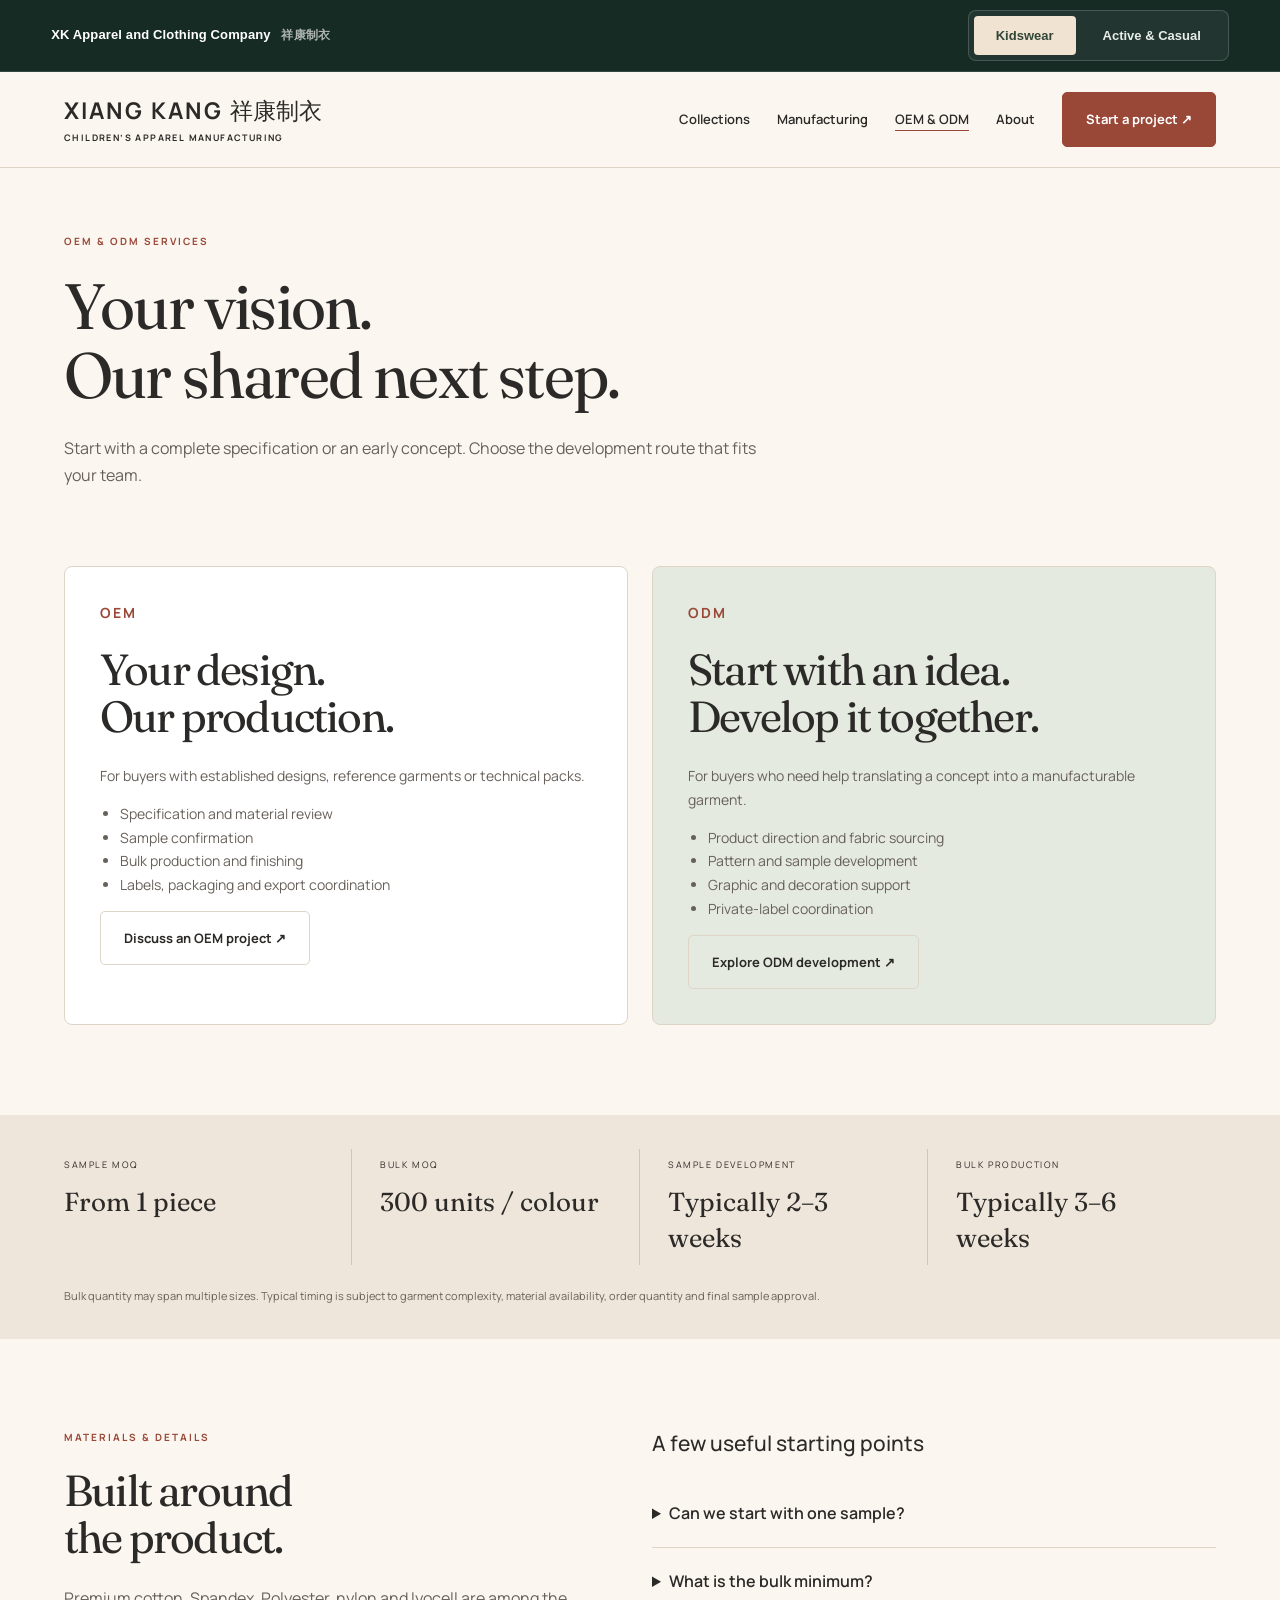
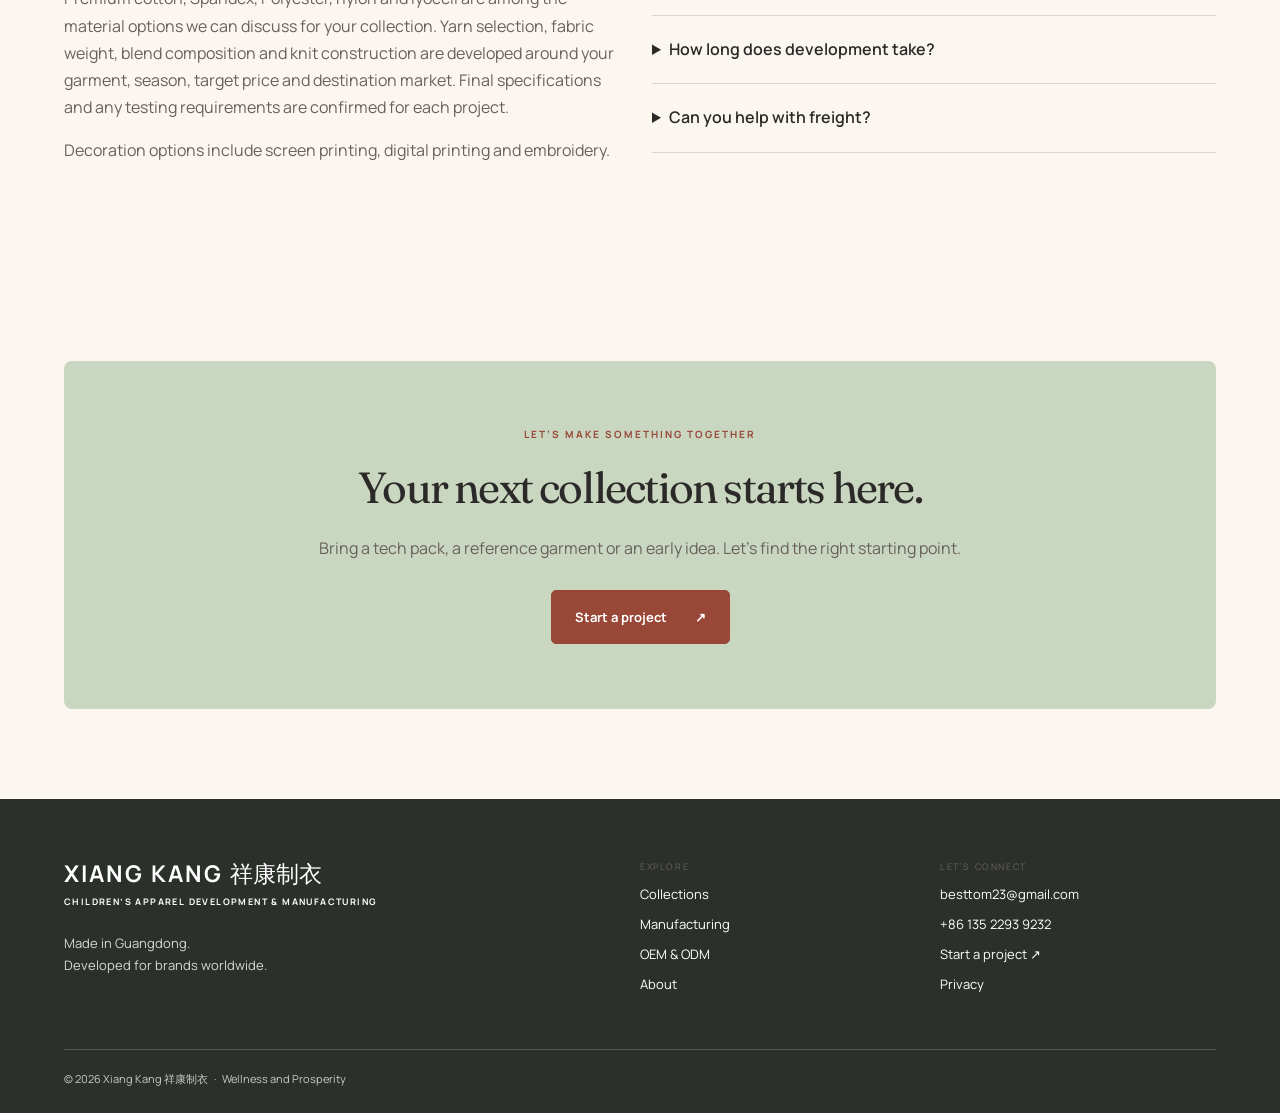
<file: kids/oem-odm/index.html>
<!doctype html><html lang="en"><head><meta charset="utf-8"><meta name="viewport" content="width=device-width,initial-scale=1"><title>OEM & ODM | Xiang Kang 祥康制衣</title><meta name="description" content="OEM and ODM toddler and children’s apparel manufacturing in Guangdong, China. Everyday, activewear, summer and winter collections for brands and buyers."><meta name="theme-color" content="#fbf7f0"><meta name="robots" content="noindex,nofollow"><link rel="stylesheet" href="../assets/style.css"><link rel="icon" href="../assets/favicon.svg" type="image/svg+xml"><script defer src="../assets/site.js"></script><script type="application/ld+json">{"@context": "https://schema.org", "@type": "Organization", "name": "Xiang Kang", "alternateName": "\u7965\u5eb7\u5236\u8863", "url": "https://besttom23-beep.github.io/xiang-kang-apparel/kids/", "email": "besttom23@gmail.com", "telephone": "+86 135 2293 9232", "foundingDate": "2019"}</script><link rel="stylesheet" href="../../shared.css"></head><body class="xk-range"><div class="xk-switch" aria-label="Choose your business range"><a class="xk-home" href="../../" aria-label="XK Apparel and Clothing Company home">XK Apparel and Clothing Company <span lang="zh">祥康制衣</span></a><div class="xk-choices"><a class="xk-choice xk-kids" href="../../kids/" aria-current="true">Kidswear</a><a class="xk-choice xk-active" href="../../active/" >Active & Casual</a></div></div><a class="skip" href="#main">Skip to content</a><header><div class="wrap nav"><a class="logo" href="../">XIANG KANG <span lang="zh">祥康制衣</span><small>CHILDREN’S APPAREL MANUFACTURING</small></a><nav id="navigation" aria-label="Main navigation"><a href="../collections/" >Collections</a><a href="../manufacturing/" >Manufacturing</a><a href="../oem-odm/" aria-current=page>OEM & ODM</a><a href="../about/" >About</a><a class="btn" href="../contact/">Start a project ↗</a></nav><button class="menu" aria-controls="navigation" aria-expanded="false">Menu</button></div></header><main id="main"><div class="wrap"><section class="pagehero"><p class="eyebrow">OEM & ODM SERVICES</p><h1>Your vision.<br>Our shared next step.</h1><p>Start with a complete specification or an early concept. Choose the development route that fits your team.</p></section></div><section class="section" style="padding-top:15px"><div class="wrap two"><article class="panel"><p class="eyebrow">OEM</p><h2>Your design.<br>Our production.</h2><p>For buyers with established designs, reference garments or technical packs.</p><ul><li>Specification and material review</li><li>Sample confirmation</li><li>Bulk production and finishing</li><li>Labels, packaging and export coordination</li></ul><a class="btn secondary" href="../contact/?service=OEM">Discuss an OEM project ↗</a></article><article class="panel" style="background:#e4eadf"><p class="eyebrow">ODM</p><h2>Start with an idea.<br>Develop it together.</h2><p>For buyers who need help translating a concept into a manufacturable garment.</p><ul><li>Product direction and fabric sourcing</li><li>Pattern and sample development</li><li>Graphic and decoration support</li><li>Private-label coordination</li></ul><a class="btn secondary" href="../contact/?service=ODM">Explore ODM development ↗</a></article></div></section><div class="facts"><div class="wrap"><div class="fact-grid"><div class="fact"><small>Sample MOQ</small><strong>From 1 piece</strong></div><div class="fact"><small>Bulk MOQ</small><strong>300 units / colour</strong></div><div class="fact"><small>Sample development</small><strong>Typically 2–3 weeks</strong></div><div class="fact"><small>Bulk production</small><strong>Typically 3–6 weeks</strong></div></div><p class="fine">Bulk quantity may span multiple sizes. Typical timing is subject to garment complexity, material availability, order quantity and final sample approval.</p></div></div><section class="section"><div class="wrap two"><div><p class="eyebrow">MATERIALS & DETAILS</p><h2>Built around<br>the product.</h2><p>Premium cotton, Spandex, Polyester, nylon and lyocell are among the material options we can discuss for your collection. Yarn selection, fabric weight, blend composition and knit construction are developed around your garment, season, target price and destination market. Final specifications and any testing requirements are confirmed for each project.</p><p>Decoration options include screen printing, digital printing and embroidery.</p></div><div><h3>A few useful starting points</h3><details><summary>Can we start with one sample?</summary><p>Yes. Sample development can begin from one piece, subject to the product brief and sample cost.</p></details><details><summary>What is the bulk minimum?</summary><p>The typical minimum is 300 units per colour, distributed across multiple sizes.</p></details><details><summary>How long does development take?</summary><p>Sampling typically takes 2–3 weeks and bulk production 3–6 weeks. Timing depends on complexity, materials, quantity and final sample approval.</p></details><details><summary>Can you help with freight?</summary><p>Export documentation, customs and air or sea freight can be coordinated according to agreed commercial terms.</p></details></div></div></section><section class="section"><div class="wrap"><div class="callout"><p class="eyebrow">LET’S MAKE SOMETHING TOGETHER</p><h2>Your next collection starts here.</h2><p>Bring a tech pack, a reference garment or an early idea. Let’s find the right starting point.</p><div class="actions"><a class="btn" href="../contact/">Start a project <span>↗</span></a></div></div></div></section></main><footer><div class="wrap"><div class="grid"><div><div class="logo">XIANG KANG <span lang="zh">祥康制衣</span><small>CHILDREN’S APPAREL DEVELOPMENT & MANUFACTURING</small></div><p>Made in Guangdong.<br>Developed for brands worldwide.</p></div><div><p class="tag">EXPLORE</p><a href="../collections/">Collections</a><a href="../manufacturing/">Manufacturing</a><a href="../oem-odm/">OEM & ODM</a><a href="../about/">About</a></div><div><p class="tag">LET’S CONNECT</p><a href="mailto:besttom23@gmail.com">besttom23@gmail.com</a><a href="tel:+8613522939232">+86 135 2293 9232</a><a href="../contact/">Start a project ↗</a><a href="../privacy/">Privacy</a></div></div><div class="bottom">© 2026 Xiang Kang 祥康制衣 &nbsp; · &nbsp; Wellness and Prosperity</div></div></footer><a class="mobile-cta" href="../contact/">Start your kidswear project ↗</a><dialog aria-labelledby="modal-title"><button class="close" aria-label="Close collection detail">×</button><div class="modal"><img alt="" src="../assets/kids-concept-summer.webp"><div class="modal-text"><p class="eyebrow">COLLECTION DIRECTION</p><h2 id="modal-title"></h2><p class="description"></p><p class="fine">AI-generated design concept, not an actual production sample. Materials, construction and manufacturability must be agreed during development.</p><div class="actions"><a class="btn request" href="../contact/">Develop this category ↗</a></div></div></div></dialog></body></html>
</file>
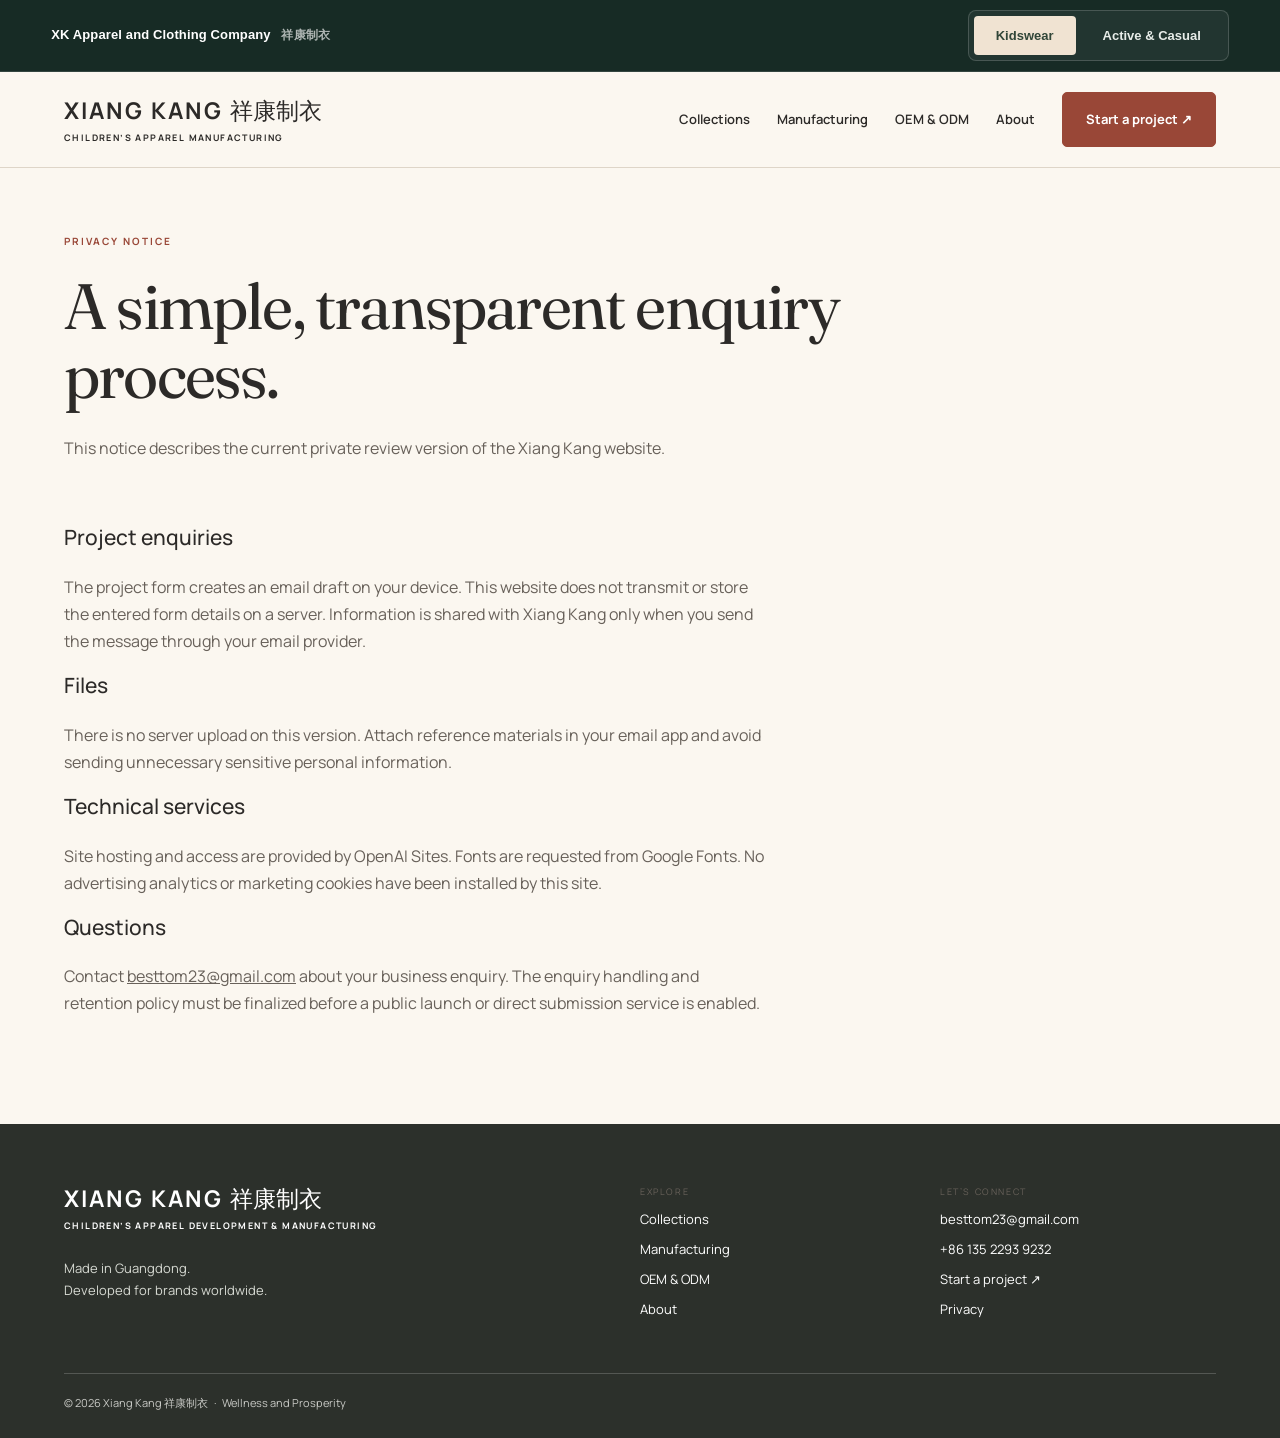
<file: kids/privacy/index.html>
<!doctype html><html lang="en"><head><meta charset="utf-8"><meta name="viewport" content="width=device-width,initial-scale=1"><title>Privacy | Xiang Kang 祥康制衣</title><meta name="description" content="OEM and ODM toddler and children’s apparel manufacturing in Guangdong, China. Everyday, activewear, summer and winter collections for brands and buyers."><meta name="theme-color" content="#fbf7f0"><meta name="robots" content="noindex,nofollow"><link rel="stylesheet" href="../assets/style.css"><link rel="icon" href="../assets/favicon.svg" type="image/svg+xml"><script defer src="../assets/site.js"></script><script type="application/ld+json">{"@context": "https://schema.org", "@type": "Organization", "name": "Xiang Kang", "alternateName": "\u7965\u5eb7\u5236\u8863", "url": "https://besttom23-beep.github.io/xiang-kang-apparel/kids/", "email": "besttom23@gmail.com", "telephone": "+86 135 2293 9232", "foundingDate": "2019"}</script><link rel="stylesheet" href="../../shared.css"></head><body class="xk-range"><div class="xk-switch" aria-label="Choose your business range"><a class="xk-home" href="../../" aria-label="XK Apparel and Clothing Company home">XK Apparel and Clothing Company <span lang="zh">祥康制衣</span></a><div class="xk-choices"><a class="xk-choice xk-kids" href="../../kids/" aria-current="true">Kidswear</a><a class="xk-choice xk-active" href="../../active/" >Active & Casual</a></div></div><a class="skip" href="#main">Skip to content</a><header><div class="wrap nav"><a class="logo" href="../">XIANG KANG <span lang="zh">祥康制衣</span><small>CHILDREN’S APPAREL MANUFACTURING</small></a><nav id="navigation" aria-label="Main navigation"><a href="../collections/" >Collections</a><a href="../manufacturing/" >Manufacturing</a><a href="../oem-odm/" >OEM & ODM</a><a href="../about/" >About</a><a class="btn" href="../contact/">Start a project ↗</a></nav><button class="menu" aria-controls="navigation" aria-expanded="false">Menu</button></div></header><main id="main"><div class="wrap"><section class="pagehero"><p class="eyebrow">PRIVACY NOTICE</p><h1>A simple, transparent enquiry process.</h1><p>This notice describes the current private review version of the Xiang Kang website.</p></section></div><section class="section" style="padding-top:0"><div class="wrap"><h3>Project enquiries</h3><p>The project form creates an email draft on your device. This website does not transmit or store the entered form details on a server. Information is shared with Xiang Kang only when you send the message through your email provider.</p><h3>Files</h3><p>There is no server upload on this version. Attach reference materials in your email app and avoid sending unnecessary sensitive personal information.</p><h3>Technical services</h3><p>Site hosting and access are provided by OpenAI Sites. Fonts are requested from Google Fonts. No advertising analytics or marketing cookies have been installed by this site.</p><h3>Questions</h3><p>Contact <a href="mailto:besttom23@gmail.com"><u>besttom23@gmail.com</u></a> about your business enquiry. The enquiry handling and retention policy must be finalized before a public launch or direct submission service is enabled.</p></div></section></main><footer><div class="wrap"><div class="grid"><div><div class="logo">XIANG KANG <span lang="zh">祥康制衣</span><small>CHILDREN’S APPAREL DEVELOPMENT & MANUFACTURING</small></div><p>Made in Guangdong.<br>Developed for brands worldwide.</p></div><div><p class="tag">EXPLORE</p><a href="../collections/">Collections</a><a href="../manufacturing/">Manufacturing</a><a href="../oem-odm/">OEM & ODM</a><a href="../about/">About</a></div><div><p class="tag">LET’S CONNECT</p><a href="mailto:besttom23@gmail.com">besttom23@gmail.com</a><a href="tel:+8613522939232">+86 135 2293 9232</a><a href="../contact/">Start a project ↗</a><a href="../privacy/">Privacy</a></div></div><div class="bottom">© 2026 Xiang Kang 祥康制衣 &nbsp; · &nbsp; Wellness and Prosperity</div></div></footer><a class="mobile-cta" href="../contact/">Start your kidswear project ↗</a><dialog aria-labelledby="modal-title"><button class="close" aria-label="Close collection detail">×</button><div class="modal"><img alt="" src="../assets/kids-concept-summer.webp"><div class="modal-text"><p class="eyebrow">COLLECTION DIRECTION</p><h2 id="modal-title"></h2><p class="description"></p><p class="fine">AI-generated design concept, not an actual production sample. Materials, construction and manufacturability must be agreed during development.</p><div class="actions"><a class="btn request" href="../contact/">Develop this category ↗</a></div></div></div></dialog></body></html>
</file>
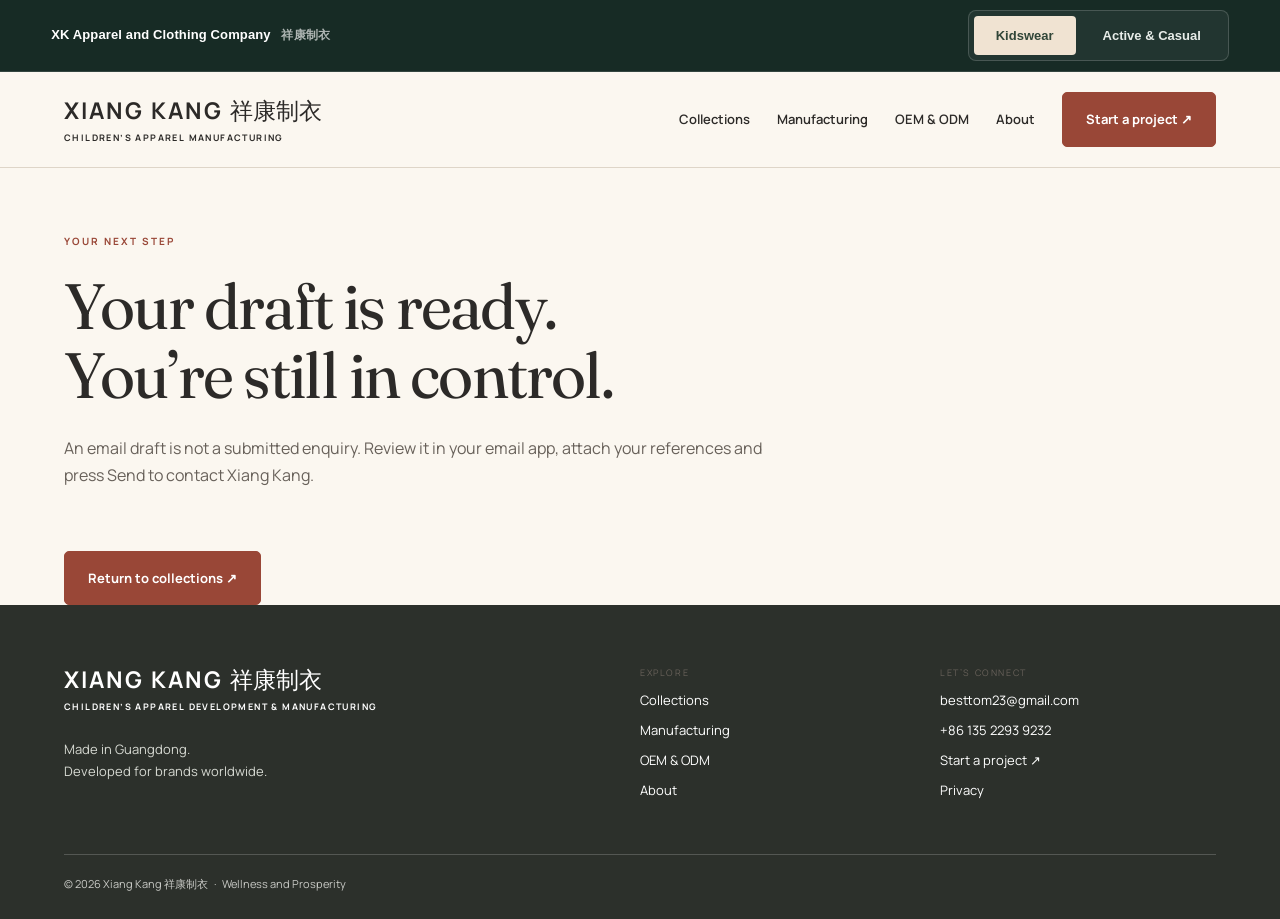
<file: kids/thank-you/index.html>
<!doctype html><html lang="en"><head><meta charset="utf-8"><meta name="viewport" content="width=device-width,initial-scale=1"><title>Thank You | Xiang Kang 祥康制衣</title><meta name="description" content="OEM and ODM toddler and children’s apparel manufacturing in Guangdong, China. Everyday, activewear, summer and winter collections for brands and buyers."><meta name="theme-color" content="#fbf7f0"><meta name="robots" content="noindex,nofollow"><link rel="stylesheet" href="../assets/style.css"><link rel="icon" href="../assets/favicon.svg" type="image/svg+xml"><script defer src="../assets/site.js"></script><script type="application/ld+json">{"@context": "https://schema.org", "@type": "Organization", "name": "Xiang Kang", "alternateName": "\u7965\u5eb7\u5236\u8863", "url": "https://besttom23-beep.github.io/xiang-kang-apparel/kids/", "email": "besttom23@gmail.com", "telephone": "+86 135 2293 9232", "foundingDate": "2019"}</script><link rel="stylesheet" href="../../shared.css"></head><body class="xk-range"><div class="xk-switch" aria-label="Choose your business range"><a class="xk-home" href="../../" aria-label="XK Apparel and Clothing Company home">XK Apparel and Clothing Company <span lang="zh">祥康制衣</span></a><div class="xk-choices"><a class="xk-choice xk-kids" href="../../kids/" aria-current="true">Kidswear</a><a class="xk-choice xk-active" href="../../active/" >Active & Casual</a></div></div><a class="skip" href="#main">Skip to content</a><header><div class="wrap nav"><a class="logo" href="../">XIANG KANG <span lang="zh">祥康制衣</span><small>CHILDREN’S APPAREL MANUFACTURING</small></a><nav id="navigation" aria-label="Main navigation"><a href="../collections/" >Collections</a><a href="../manufacturing/" >Manufacturing</a><a href="../oem-odm/" >OEM & ODM</a><a href="../about/" >About</a><a class="btn" href="../contact/">Start a project ↗</a></nav><button class="menu" aria-controls="navigation" aria-expanded="false">Menu</button></div></header><main id="main"><div class="wrap"><section class="pagehero"><p class="eyebrow">YOUR NEXT STEP</p><h1>Your draft is ready.<br>You’re still in control.</h1><p>An email draft is not a submitted enquiry. Review it in your email app, attach your references and press Send to contact Xiang Kang.</p></section></div><div class="wrap"><a class="btn" href="../collections/">Return to collections ↗</a></div></main><footer><div class="wrap"><div class="grid"><div><div class="logo">XIANG KANG <span lang="zh">祥康制衣</span><small>CHILDREN’S APPAREL DEVELOPMENT & MANUFACTURING</small></div><p>Made in Guangdong.<br>Developed for brands worldwide.</p></div><div><p class="tag">EXPLORE</p><a href="../collections/">Collections</a><a href="../manufacturing/">Manufacturing</a><a href="../oem-odm/">OEM & ODM</a><a href="../about/">About</a></div><div><p class="tag">LET’S CONNECT</p><a href="mailto:besttom23@gmail.com">besttom23@gmail.com</a><a href="tel:+8613522939232">+86 135 2293 9232</a><a href="../contact/">Start a project ↗</a><a href="../privacy/">Privacy</a></div></div><div class="bottom">© 2026 Xiang Kang 祥康制衣 &nbsp; · &nbsp; Wellness and Prosperity</div></div></footer><a class="mobile-cta" href="../contact/">Start your kidswear project ↗</a><dialog aria-labelledby="modal-title"><button class="close" aria-label="Close collection detail">×</button><div class="modal"><img alt="" src="../assets/kids-concept-summer.webp"><div class="modal-text"><p class="eyebrow">COLLECTION DIRECTION</p><h2 id="modal-title"></h2><p class="description"></p><p class="fine">AI-generated design concept, not an actual production sample. Materials, construction and manufacturability must be agreed during development.</p><div class="actions"><a class="btn request" href="../contact/">Develop this category ↗</a></div></div></div></dialog></body></html>
</file>
<file: shared.css>
/* Shared range navigation. Deliberately namespaced to preserve each brand. */
.xk-range{padding-top:72px}.xk-switch{position:fixed;inset:0 0 auto;z-index:30;height:72px;background:#172b25;color:#fff;display:flex;align-items:center;justify-content:space-between;padding:0 4%;gap:24px;box-sizing:border-box;font-family:Arial,sans-serif;border-bottom:1px solid #ffffff20}.xk-home{font-size:15px;font-weight:700;letter-spacing:.08em;text-decoration:none;color:inherit;white-space:nowrap}.xk-home span{font-size:12px;margin-left:8px;opacity:.65}.xk-choices{display:flex;gap:5px;background:#ffffff0d;padding:5px;border:1px solid #ffffff2b;border-radius:8px}.xk-choice{display:inline-flex;justify-content:center;align-items:center;padding:12px 22px;border-radius:4px;color:#e7ece8;font-size:13px;font-weight:700;line-height:1.2;text-decoration:none;white-space:nowrap}.xk-choice:hover{background:#ffffff20}.xk-kids[aria-current]{background:#f0e3d2;color:#314638}.xk-active[aria-current]{background:#cefa39;color:#141815}.xk-switch a:focus-visible{outline:3px solid #fff;outline-offset:3px}.xk-range>header{top:72px}.xk-range{scroll-padding-top:170px}.xk-range section{scroll-margin-top:170px}@media(max-width:650px){.xk-switch{height:104px;flex-direction:column;justify-content:center;gap:9px;padding:9px 4%}.xk-home{font-size:12px}.xk-home span{font-size:11px}.xk-choices{width:100%;max-width:410px;box-sizing:border-box}.xk-choice{flex:1;padding:10px 12px;font-size:12px}.xk-range{padding-top:104px}.xk-range>header{top:104px}.xk-range section{scroll-margin-top:190px}}
@media(prefers-reduced-motion:reduce){html{scroll-behavior:auto!important}*,*:before,*:after{transition:none!important}}

/* Shared company identity, sized to keep both range choices prominent. */
.xk-home{font-size:13px;letter-spacing:.01em}.xk-home span{font-size:12px;margin-left:7px}@media(max-width:650px){.xk-home{font-size:11px;letter-spacing:0}.xk-home span{font-size:10px;margin-left:5px}}
</file>
<file: home.css>
*{box-sizing:border-box}body{margin:0;background:#f7f5ef;color:#172b25;font-family:Arial,sans-serif}a{color:inherit;text-decoration:none}a:focus-visible{outline:3px solid #2556f6;outline-offset:5px}h1,h2,p{margin-top:0}p{line-height:1.6}.skip-link{position:absolute;top:-100px;left:20px;background:white;padding:15px;z-index:50}.skip-link:focus{top:110px}.intro{padding:55px 5% 42px}.eyebrow{font-size:10px;letter-spacing:.17em;font-weight:700;margin-bottom:24px}.intro-row{display:flex;justify-content:space-between;align-items:end;gap:40px}.intro h1{font-size:clamp(30px,3.4vw,52px);letter-spacing:-.045em;line-height:1.14;font-weight:500;margin-bottom:0}.intro h1 em{font-family:Georgia,serif;font-weight:400}.intro-row>p{font-size:13px;color:#607068;margin:0 0 4px}.range-grid{display:grid;grid-template-columns:1fr 1fr;gap:24px;padding:0 5% 70px}.range-card{display:block;overflow:hidden;border-radius:3px}.range-photo{position:relative;height:clamp(250px,28vw,410px);overflow:hidden}.range-photo img{width:100%;height:100%;object-fit:cover;transition:transform .6s}.kids-card .range-photo img{object-position:center 5%}.active-card .range-photo img{object-position:center 45%}.range-card:hover .range-photo img{transform:scale(1.035)}.photo-note{position:absolute;top:18px;left:18px;background:#fffdf1e8;color:#24372e;font-size:8px;font-weight:700;letter-spacing:.06em;padding:8px 10px}.range-number{position:absolute;bottom:18px;left:22px;color:#fff;font-size:10px;font-weight:700;letter-spacing:.14em;background:#172b25df;padding:9px 12px}.range-copy{padding:30px 34px 28px}.kids-card .range-copy{background:#eee1ce}.active-card .range-copy{background:#cefa39}.range-heading{display:flex;justify-content:space-between;gap:20px;align-items:start}.range-copy h2{font-size:clamp(34px,3.7vw,58px);letter-spacing:-.045em;line-height:1.03;margin-bottom:20px}.kids-card h2{font-family:Georgia,serif;font-weight:400}.active-card h2{font-weight:800;text-transform:uppercase}.active-card h2 em{color:#2556f6;font-style:normal}.card-arrow{border:1px solid #172b2540;border-radius:50%;width:48px;height:48px;display:flex;align-items:center;justify-content:center;font-size:27px;flex-shrink:0}.range-copy p{font-size:13px;margin-bottom:25px}.range-link{display:flex;justify-content:space-between;align-items:center;border-top:1px solid #172b2538;padding-top:20px;font-size:13px;font-weight:700}.range-link span{font-size:22px}.partner{border-top:1px solid #d6ddd4;display:grid;grid-template-columns:1fr 2fr;gap:35px;margin:0 5%;padding:50px 0 65px}.partner h2{font:400 38px/1.12 Georgia,serif;letter-spacing:-.03em;margin-bottom:20px}.partner p:not(.eyebrow){font-size:14px;color:#607068;max-width:560px}.partner a{display:inline-block;font-size:13px;font-weight:700;border-bottom:1px solid;padding:8px 0}footer{background:#172b25;color:#f7f5ef;padding:38px 5% 26px;display:flex;flex-wrap:wrap;justify-content:space-between;align-items:start;gap:15px}footer strong{font-size:16px;letter-spacing:.08em}footer p,footer>a{font-size:12px}footer p{color:#c0cbc3;margin-top:12px}footer .rights{flex-basis:100%;font-size:10px;border-top:1px solid #ffffff25;padding-top:20px;margin-bottom:0;max-width:100%}@media(max-width:750px){.intro-row{display:block}.intro-row>p{margin-top:22px}.intro{padding:35px 5% 30px}.intro h1{font-size:35px}.range-grid{grid-template-columns:1fr;gap:28px;padding-bottom:40px}.range-photo{height:330px}.range-copy{padding:25px}.range-copy h2{font-size:43px}.partner{grid-template-columns:1fr;gap:3px;padding:32px 0 40px}.partner h2{font-size:32px}.partner .eyebrow{font-size:9px}.desktop-br{display:none}}@media(max-width:380px){.intro h1{font-size:30px}.range-photo{height:280px}.range-copy h2{font-size:37px}}

/* Company introduction and authentic production photography. */
.intro h1{font-size:clamp(30px,3.4vw,49px);max-width:700px;font-weight:500;line-height:1.1}.company-chinese{display:block;font-size:24px;letter-spacing:.15em;margin-top:17px;line-height:1.5}.intro-row{align-items:center}.intro-row>p{max-width:350px;flex-shrink:0}.company-services{display:flex;flex-wrap:wrap;gap:9px;margin:24px 0}.company-services span{font-size:11px;border:1px solid #cad3c9;padding:10px 13px;border-radius:3px}.production{padding:55px 5% 65px;background:#e8ecdf}.production-heading{display:flex;justify-content:space-between;gap:50px;align-items:end;margin-bottom:35px}.production h2{font:400 43px/1.08 Georgia,serif;margin-bottom:0;letter-spacing:-.03em}.production-heading>p{font-size:13px;max-width:490px;margin-bottom:0;color:#526056}.production-gallery{display:grid;grid-template-columns:2fr 1fr 1fr;gap:22px;align-items:start}.production figure{margin:0;min-width:0}.production img{display:block;width:100%;height:360px;object-fit:contain;background:#d7ddcf}.production figcaption{font-size:12px;line-height:1.55;padding-top:15px}.production figcaption span{display:block;font-size:9px;font-weight:700;letter-spacing:.1em;margin-bottom:7px}.production-note{font-size:10px;line-height:1.7;color:#536153;margin:28px 0 0;max-width:1000px}footer strong{font-size:14px;letter-spacing:.01em}footer strong span{display:block;margin-top:8px;letter-spacing:.1em}@media(max-width:1000px){.intro-row{display:block}.intro-row>p{margin-top:24px;max-width:600px}.production-gallery{grid-template-columns:1fr 1fr}.production-wide{grid-column:1/-1}.production-wide img{height:auto;aspect-ratio:16/9}.production-gallery figure:not(.production-wide) img{height:auto;aspect-ratio:9/16}.production-heading{align-items:start}.production-heading>p{max-width:50%}}@media(max-width:650px){.intro h1{font-size:33px;max-width:440px}.company-chinese{font-size:21px;margin-top:13px}.intro .eyebrow{font-size:9px;line-height:1.5}.production{padding:38px 5% 45px}.production-heading{display:block}.production h2{font-size:35px;margin-bottom:22px}.production-heading>p{max-width:none}.production-gallery{gap:20px 14px}.production figcaption{font-size:11px}.production figcaption span{font-size:8px}.production-note{font-size:10px}.company-services span{font-size:10px}}

/* Visual company story and high-contrast editorial production layout. */
.intro{padding-top:48px;padding-bottom:38px}.intro-row{display:flex;align-items:center;gap:40px}.company-title{display:flex;gap:25px;align-items:center;max-width:790px}.xk-monogram{background:#172b25;color:#f4ead8;display:flex;flex-direction:column;justify-content:center;align-items:center;flex-shrink:0;width:130px;height:145px;font-size:68px;font-weight:800;letter-spacing:-6px;line-height:1;border-radius:2px;border-bottom:7px solid #d99d69}.xk-monogram>span{font-size:9px;letter-spacing:.25em;line-height:2.5;margin-left:5px}.intro h1{font-weight:750;font-size:clamp(30px,3.3vw,49px);line-height:1.05;letter-spacing:-.045em;max-width:590px}.company-chinese{font-size:21px;letter-spacing:.18em;font-weight:500;margin-top:16px}.intro-note{flex-shrink:0;padding-left:22px;border-left:1px solid #bbc6b8;position:relative}.intro-note p{font-size:13px;line-height:1.6;margin:0 0 13px;color:#435548}.intro-note a{font-size:11px;font-weight:700}.intro-note a span{margin-left:15px}.origin-dot{display:block;width:7px;height:7px;border-radius:50%;background:#507451;margin-bottom:12px}.company-visual{margin:0 5% 65px;padding-top:55px;border-top:1px solid #cad3c7}.company-lead{display:grid;grid-template-columns:1fr 1fr;gap:60px;align-items:end;margin-bottom:38px}.company-lead h2,.production h2{font:750 clamp(36px,4.5vw,62px)/1.03 Arial,sans-serif;letter-spacing:-.045em;margin:0}.company-lead h2 span{color:#56715b}.company-summary{max-width:520px}.company-summary p{font-size:14px;color:#536455;margin-bottom:12px}.process-graphic{display:grid;grid-template-columns:repeat(4,minmax(0,1fr));gap:2px;padding:0;list-style:none;margin:0;background:#c8d3bf;border:1px solid #c8d3bf}.process-graphic li{position:relative;background:#eef1e8;padding:28px 26px 30px;min-width:0}.process-graphic li:nth-child(2){background:#e7ecdf}.process-graphic li:nth-child(3){background:#dde5d3}.process-graphic li:nth-child(4){background:#172b25;color:#fff9ec}.process-top{display:flex;align-items:start;justify-content:space-between;margin-bottom:28px}.process-top svg{width:78px;height:72px;color:#57765c}.process-graphic li:last-child svg{color:#c8dca7}.step-number{font-size:12px;font-weight:700;line-height:2;border-bottom:2px solid #a1b491;padding-bottom:4px}.process-graphic h3{font-size:19px;letter-spacing:-.025em;margin:0 0 12px}.process-graphic p{font-size:12px;line-height:1.65;margin:0;color:#4a5c4b}.process-graphic li:last-child p{color:#d4decd}.development-routes{display:flex;gap:35px;align-items:center;margin-top:25px;padding-top:24px;border-top:1px solid #cad3c7}.development-routes>div{display:flex;gap:16px;align-items:start;flex:1}.route-label{font-size:11px;font-weight:700;padding:8px 0;min-width:37px}.development-routes p{font-size:11px;margin:0;line-height:1.8;color:#556552}.development-routes p strong{font-weight:700;color:#243b2b}.development-routes>a{display:flex;gap:20px;align-items:center;background:#172b25;color:#fff9ec;padding:17px 22px;font-size:12px;white-space:nowrap;font-weight:700}.production{background:#172b25;color:#f5f1e7;padding-top:60px;padding-bottom:52px}.production-heading{margin-bottom:35px;gap:60px;align-items:end}.production .eyebrow{color:#c6d6b0}.production h2{font-size:clamp(35px,4vw,55px)}.production h2 span{color:#c7d4ba}.production-heading>p{color:#ccd6c5;font-size:13px;max-width:430px}.production-gallery{grid-template-columns:1fr 1fr;gap:35px 25px}.production-wide{grid-column:1/-1}.production img{width:100%;height:auto;display:block;background:transparent;object-fit:cover}.production-wide img{aspect-ratio:16/9}.production-gallery figure:not(.production-wide) img{aspect-ratio:4/3;object-fit:cover;object-position:center 44%}.production-gallery figure:last-child img{object-position:center 58%}.production figcaption{font-size:12px;padding-top:14px;color:#d3ddcb}.production figcaption span{font-size:10px;color:#f6f3e9;margin-bottom:6px;letter-spacing:.12em}.production-note{color:#b7c5ad;border-top:1px solid #ffffff25;padding-top:20px;margin-top:30px;font-size:10px;max-width:none}@media(max-width:1100px){.intro-row{display:block}.intro-note{display:flex;gap:20px;align-items:center;border:0;padding:0;margin-top:23px}.origin-dot{margin:0}.intro-note p{margin:0}.intro-note a{margin-left:auto}.process-graphic li{padding:22px 18px}.process-top svg{width:64px;height:64px}.company-lead{gap:35px}.development-routes{gap:22px}.development-routes>div{gap:10px}}@media(max-width:700px){.intro{padding-top:30px}.company-title{gap:16px}.xk-monogram{width:78px;height:98px;font-size:44px;letter-spacing:-4px;border-bottom-width:5px}.xk-monogram>span{font-size:6px;letter-spacing:.18em}.intro h1{font-size:31px;line-height:1.06}.company-chinese{font-size:18px;margin-top:12px}.intro-note{gap:10px;flex-wrap:wrap}.intro-note p{font-size:12px}.intro-note a{font-size:11px}.company-visual{padding-top:35px;margin-bottom:40px}.company-lead{grid-template-columns:1fr;gap:23px;margin-bottom:25px}.company-lead h2{font-size:39px}.company-summary p{font-size:13px}.process-graphic{grid-template-columns:1fr 1fr}.process-graphic li{padding:23px 18px}.process-graphic h3{font-size:17px}.process-graphic p{font-size:12px}.process-top{margin-bottom:20px}.process-top svg{width:60px;height:58px}.development-routes{display:grid;grid-template-columns:1fr;gap:20px}.development-routes>div{gap:20px}.development-routes>a{justify-content:space-between;max-width:100%;padding:17px 20px}.production{padding-top:40px;padding-bottom:40px}.production-heading{display:block;margin-bottom:25px}.production h2{font-size:39px;margin-bottom:22px}.production-heading>p{max-width:none}.production-gallery{gap:28px;grid-template-columns:1fr}.production-wide{grid-column:auto}.production-gallery figure:not(.production-wide) img{aspect-ratio:4/3}.production figcaption{font-size:12px}.production-note{font-size:10px}}@media(max-width:370px){.intro h1{font-size:27px}.company-title{gap:12px}.xk-monogram{width:66px;height:90px;font-size:39px}.process-graphic li{padding:20px 13px}.process-graphic h3{font-size:15px}.process-graphic p{font-size:11px}.process-top svg{width:49px}.intro-note a{margin-left:17px}}
</file>
<file: active/assets/style.css>
@import url('https://fonts.googleapis.com/css2?family=Barlow+Condensed:wght@600;700;800&family=DM+Sans:wght@400;500;600;700&display=swap');
:root{--ink:#141815;--lime:#cefa39;--blue:#2556f6;--paper:#f5f5ef}*{box-sizing:border-box}html{scroll-behavior:smooth;scroll-padding-top:100px}body{margin:0;background:var(--paper);color:var(--ink);font-family:'DM Sans',Arial,sans-serif}button,input,textarea,select{font:inherit}a{color:inherit;text-decoration:none}button,a{-webkit-tap-highlight-color:transparent}button{cursor:pointer}button:focus-visible,a:focus-visible,input:focus-visible,textarea:focus-visible,select:focus-visible,summary:focus-visible{outline:3px solid var(--blue);outline-offset:5px}img{max-width:100%;display:block}h1,h2,h3,p{margin-top:0}h1,h2{font-family:'Barlow Condensed','Arial Narrow',Impact,sans-serif;line-height:.93;letter-spacing:-.025em}h2{font-size:clamp(46px,5.3vw,82px);font-weight:700;margin-bottom:24px}p{line-height:1.65}em{font-style:normal}section{scroll-margin-top:90px}.topline{padding:9px 4%;background:var(--ink);color:#fff;font-size:10px;letter-spacing:.12em;display:flex;justify-content:space-between}header{background:var(--paper);padding:22px 4%;display:flex;justify-content:space-between;align-items:center;position:sticky;top:0;z-index:20;border-bottom:1px solid #d6d8d0}.logo{font-size:24px;font-weight:700;letter-spacing:-1px}.logo span{font-size:9px;display:block;letter-spacing:3px;margin-top:3px}nav{display:flex;gap:32px;align-items:center;font-size:13px;font-weight:600}.button{border:0;background:var(--lime);padding:18px 25px;display:inline-flex;align-items:center;justify-content:center;gap:25px;font-size:13px;font-weight:700}.button:hover{background:var(--blue);color:#fff}.button.dark{background:var(--ink);color:#fff}.button.dark:hover{background:var(--blue)}.button.small{padding:13px 20px}#menu{display:none}.eyebrow{font-size:11px;font-weight:700;letter-spacing:.14em;margin-bottom:25px}.hero{display:grid;grid-template-columns:1fr 1fr;min-height:690px}.hero-copy{padding:65px 7.5% 30px;background:var(--lime);display:flex;align-items:flex-start;flex-direction:column}.hero h1{font-size:clamp(64px,7.7vw,116px);margin:0 0 25px;letter-spacing:-.035em}.hero h1 em{color:var(--blue)}.intro{font-size:17px;line-height:1.6}.hero-bottom{display:flex;justify-content:space-between;width:100%;margin-top:auto;padding-top:50px;font-size:10px;font-weight:600;line-height:1.6}.hero-bottom a{align-self:end;font-size:11px}.hero-photo{position:relative;overflow:hidden;background:#bcc6e3}.hero-photo img{width:100%;height:100%;position:absolute;object-fit:cover;object-position:60% center}.image-label{position:absolute;top:20px;left:20px;padding:7px 10px;background:#ffffffd9;font-size:8px;font-weight:600;letter-spacing:.08em;z-index:1}.hero-caption{position:absolute;bottom:30px;left:35px;color:#fff;font:800 clamp(50px,6vw,90px)/.9 'Barlow Condensed',Impact,sans-serif;text-shadow:0 2px 20px #0008}.ticker{background:var(--blue);color:var(--lime);display:flex;gap:4vw;justify-content:center;padding:18px 20px;font:700 clamp(25px,4vw,55px)/1 'Barlow Condensed',Impact,sans-serif;overflow:hidden;white-space:nowrap}.section{padding:95px 5%}.section-heading{display:flex;justify-content:space-between;align-items:end;gap:50px;margin-bottom:42px}.section-heading>p{max-width:390px;font-size:14px;margin-bottom:22px;color:#50554e}.section-heading h2{margin-bottom:0}.filters{display:flex;gap:10px;margin-bottom:30px;flex-wrap:wrap}.filters button{border:1px solid #bfc3b8;border-radius:30px;padding:10px 22px;background:transparent;font-size:12px}.filters button.selected{background:var(--ink);color:#fff;border-color:var(--ink)}.filters span{opacity:.6;margin-left:6px}.products{display:grid;grid-template-columns:repeat(3,1fr);gap:35px 22px}.product{border:0;background:none;text-align:left;padding:0;width:100%;color:inherit}.product-media{aspect-ratio:4/5;position:relative;overflow:hidden;background:#e7e8e2}.product-media img{width:100%;height:100%;object-fit:cover;transition:transform .4s}.product:hover img{transform:scale(1.035)}.product-media .image-label{font-size:8px;top:12px;left:12px}.product h3{font-size:18px;margin:15px 0 5px;display:flex;justify-content:space-between}.product p{font-size:12px;color:#5e655b;margin-bottom:0}.note{font-size:11px;color:#656c60;max-width:900px;margin-top:26px}.color-story{display:grid;grid-template-columns:1fr 1fr;background:var(--ink);color:#fff;padding:70px 5%;gap:70px}.color-story h2{color:var(--lime)}.color-story p:not(.eyebrow){color:#bdc4b7;font-size:14px}.text-link{border:0;background:none;color:inherit;padding:0;text-decoration:underline;text-underline-offset:5px;font-size:13px;cursor:pointer}.swatches{display:grid;grid-template-columns:1fr 1fr;transform:rotate(-3deg);margin:10px 10px}.swatches>div{background:var(--color);color:var(--ink);min-height:160px;padding:22px;display:flex;flex-direction:column;justify-content:space-between;font-size:10px}.swatches>div:first-child{color:white}.swatches strong{font-size:18px}.samples{display:grid;grid-template-columns:repeat(4,1fr);gap:25px 18px}.samples .product-media{aspect-ratio:3/4}.samples .product h3{font-size:15px}.samples .product-media img{object-fit:cover}.process{background:#e9ecdf}.process-layout{display:grid;grid-template-columns:1fr 1fr;gap:65px;align-items:center}.process-layout>img{width:100%;height:520px;object-fit:cover}.steps article{display:flex;gap:25px;padding:24px 0;border-top:1px solid #c3c7ba}.steps article>span{color:var(--blue);font-size:13px}.steps h3{font-size:21px;margin-bottom:7px}.steps p{font-size:13px;margin:0;color:#545d4f}.material-grid{display:grid;grid-template-columns:repeat(4,1fr);gap:30px;border-top:1px solid #c3c7ba;margin-top:60px;padding-top:35px}.material-grid p{font-size:12px}.material-grid h3{font-size:28px}.material-grid h4{margin:0 0 12px}.enquiry{background:var(--lime);display:grid;grid-template-columns:1fr 1fr;gap:8%}.enquiry h2{font-size:clamp(55px,6.7vw,100px)}.enquiry h2 em{color:var(--blue)}.enquiry>div>p:not(.eyebrow){max-width:370px;font-size:14px}.enquiry>div>a{display:block;font-weight:600;font-size:14px;margin:15px 0}form{padding:34px;background:var(--paper)}form h3{font-size:25px;margin-bottom:6px}form>p{font-size:12px;color:#666d60}label{font-size:11px;font-weight:600;display:block;margin:18px 0}input,textarea,select{width:100%;display:block;border:1px solid #c5c9bf;background:transparent;padding:11px;margin-top:8px;border-radius:0;color:var(--ink);font-size:13px}.fields{display:grid;grid-template-columns:1fr 1fr;gap:20px}.fields label{margin-bottom:0}.privacy{font-size:10px!important;line-height:1.6}form .button{width:100%}#form-status{font-size:12px;color:var(--blue);margin-top:15px}.faq{max-width:1100px;margin:auto;padding-top:70px;padding-bottom:70px}details{border-top:1px solid #bfc3b9;padding:22px 0}summary{cursor:pointer;font-size:16px;font-weight:600}details p{font-size:13px;max-width:700px;margin:20px 0 0}footer{background:var(--ink);color:#fff;padding:50px 5% 25px}.footer-logo{font-family:'Barlow Condensed',Impact,sans-serif;font-size:clamp(55px,12.7vw,200px);font-weight:700;line-height:1;letter-spacing:-.04em;display:flex;justify-content:space-between}.footer-logo span{color:var(--lime)}.footer-bottom{border-top:1px solid #475042;margin-top:35px;padding-top:25px;display:flex;justify-content:space-between;gap:20px;font-size:9px;color:#c0c9b9}dialog{border:0;width:min(900px,92vw);padding:35px;background:var(--paper);max-height:90vh}dialog::backdrop{background:#10170cbb}.dialog-layout{display:grid;grid-template-columns:1fr 1fr;gap:30px;align-items:center}.dialog-layout img{width:100%;max-height:65vh;object-fit:contain}.dialog-layout h2{font-size:48px}.dialog-layout p{font-size:13px}.close{position:absolute;right:10px;top:8px;border:0;background:var(--lime);width:32px;height:32px;font-size:24px}.skip{position:fixed;top:-100px}.skip:focus{top:10px;left:10px;z-index:100;background:white;padding:15px}[hidden]{display:none!important}@media(max-width:900px){nav{gap:16px}.hero{min-height:600px}.hero-copy{padding-top:45px}.hero h1{font-size:72px}.section{padding:70px 5%}.section-heading{gap:30px}.samples{grid-template-columns:repeat(2,1fr)}.process-layout{gap:30px}.material-grid{grid-template-columns:1fr 1fr}.color-story{gap:35px}.enquiry{gap:30px}form{padding:22px}}@media(max-width:650px){.topline span{display:none}header{padding:16px 5%}.logo{font-size:20px}#menu{display:block;background:none;border:0;font-size:12px}nav{display:none;position:absolute;top:77px;left:0;right:0;padding:25px;background:var(--paper);border-bottom:1px solid #bbb;flex-direction:column;align-items:stretch}nav.open{display:flex}.hero{grid-template-columns:1fr}.hero-copy{padding:38px 6% 25px;min-height:470px}.hero h1{font-size:clamp(66px,14vw,90px)}.intro{font-size:15px}.hero-bottom{padding-top:35px}.hero-photo{height:520px}.hero-photo img{object-position:center}.hero-caption{font-size:70px}.ticker{gap:20px;padding:18px 0;font-size:30px}.section{padding:55px 5%}.section-heading{display:block;margin-bottom:30px}.section-heading>p{margin-top:23px;max-width:none}.products{grid-template-columns:repeat(2,1fr);gap:25px 12px}.product h3{font-size:15px}.product p{font-size:10px}.product-media .image-label{font-size:6px;padding:5px;left:6px;top:7px}.filters{gap:7px}.filters button{padding:9px 13px;font-size:11px}.color-story{grid-template-columns:1fr;padding:50px 6%;gap:25px}.swatches{margin:10px}.swatches>div{min-height:140px}.samples{gap:25px 12px}.process-layout{grid-template-columns:1fr;gap:30px}.process-layout>img{height:320px}.material-grid{gap:20px;margin-top:35px}.material-grid h3{font-size:23px}.enquiry{grid-template-columns:1fr}.enquiry h2{font-size:74px}.fields{grid-template-columns:1fr;gap:0}.fields label{margin-bottom:0}.footer-bottom{display:grid;grid-template-columns:1fr 1fr;line-height:1.6}.dialog-layout{grid-template-columns:1fr}.dialog-layout img{height:260px}.dialog-layout h2{font-size:40px}dialog{padding:30px 20px}.dialog-layout .eyebrow{margin-bottom:15px}}@media(prefers-reduced-motion:reduce){html{scroll-behavior:auto}*{transition:none!important}}

.arrow{font-family:Arial,sans-serif!important;font-weight:400}
.arrow{font-size:0!important;display:inline-block;width:.65rem;height:.65rem;border-top:1.5px solid currentColor;border-right:1.5px solid currentColor;position:relative;vertical-align:middle;flex-shrink:0;margin-left:3px}.arrow:after{content:'';width:.88rem;height:1.5px;background:currentColor;position:absolute;right:-2px;top:4px;transform:rotate(-45deg)}.footer-logo>.arrow{width:5vw;height:5vw;margin:1vw}.footer-logo>.arrow:after{width:7vw;top:2.4vw;right:-1vw}.hero-bottom .arrow{font-size:0}.product h3>.arrow{margin-top:5px}.ticker>.arrow{margin-top:8px}

.buyer-section{background:var(--blue);color:white}.buyer-section .section-heading>p{color:#e3e9ff}.buyer-section h2{color:var(--lime)}.buyer-grid{display:grid;grid-template-columns:repeat(4,1fr);gap:25px;margin:45px 0 25px}.buyer-grid article{border-top:1px solid #8ba4ff;padding-top:22px}.buyer-grid article>span{font-size:9px;letter-spacing:.08em;color:var(--lime)}.buyer-grid h3{font-size:25px;line-height:1.15;margin:20px 0 15px}.buyer-grid p{font-size:12px;color:#e6eaff}.buyer-disclaimer{font-size:10px;color:#dce5ff;border-bottom:1px solid #8ba4ff;padding-bottom:30px}.service-pair{display:grid;grid-template-columns:1fr 1fr;gap:60px;margin:35px 0}.service-pair h3{font-size:24px}.service-pair p:not(.eyebrow){font-size:13px;color:#e6eaff}.service-pair .eyebrow{color:var(--lime)}.creative-section{background:#ece9f2}.creative-section details{padding-bottom:0}.creative-section summary{display:flex;justify-content:space-between;align-items:center;list-style:none}.creative-section summary:after{content:'+';font-size:25px}.creative-section details[open] summary:after{content:'−'}.creative-section summary>span{margin-left:auto;margin-right:20px;font-size:12px}.creative-grid{display:grid;grid-template-columns:repeat(4,1fr);gap:25px 18px;margin-top:30px}.creative-grid figure{margin:0}.creative-image{position:relative;background:#ddd;aspect-ratio:3/4}.creative-image img{width:100%;height:100%;object-fit:contain}.creative-image .image-label{top:8px;left:8px;font-size:6px;padding:5px}.creative-grid figcaption{font-size:11px;margin-top:10px}.creative-section .note{margin-bottom:0}@media(max-width:1000px){nav{gap:15px}.buyer-grid{grid-template-columns:1fr 1fr}}@media(max-width:650px){.buyer-grid{gap:25px 20px}.buyer-grid h3{font-size:21px}.buyer-grid p{font-size:11px}.buyer-grid article>span{font-size:8px}.service-pair{grid-template-columns:1fr;gap:20px}.creative-grid{grid-template-columns:1fr 1fr;gap:22px 12px}.creative-image .image-label{font-size:5px;left:4px;top:4px}.creative-section summary{font-size:13px;gap:10px}}

.buyer-section .button{color:var(--ink)}.buyer-section .button:hover{background:var(--paper);color:var(--ink)}

.selected-work{background:#f1f0e9}.work-grid{display:grid;grid-template-columns:1fr 1fr;gap:25px}.work-grid article{display:grid;grid-template-columns:46% 54%;background:#e4e7d9}.work-photo{position:relative;min-height:360px}.work-photo img{height:100%;width:100%;object-fit:cover}.work-photo .image-label{font-size:6px;padding:6px;top:10px;left:10px}.work-copy{padding:30px 24px}.work-copy .eyebrow{font-size:9px;line-height:1.5;color:#4d5847}.work-copy h3{font-size:35px;margin-bottom:20px}.work-copy p:not(.eyebrow){font-size:13px}.work-caption{font-size:10px;color:#626b5b;display:block;margin:20px 0}.work-copy a{font-size:11px}.uniform-work{display:grid;grid-template-columns:.8fr 1fr 1fr;gap:40px;border-top:1px solid #bcc3b1;margin-top:50px;padding-top:35px}.uniform-work h3{font-size:25px;line-height:1.15;margin:16px 0}.uniform-work p:not(.eyebrow){font-size:13px}.work-location{font-size:9px;letter-spacing:.1em;color:var(--blue)}.uniform-work .eyebrow{font-size:9px}.uniform-work>div h3{font-size:36px;font-family:'Barlow Condensed',Impact,sans-serif}.uniform-work .text-link{font-size:12px}@media(max-width:1000px){.work-grid article{grid-template-columns:1fr}.work-photo{height:380px;min-height:0}.uniform-work{gap:25px}}@media(max-width:650px){.work-grid{gap:12px}.work-photo{height:235px}.work-copy{padding:20px 14px}.work-copy h3{font-size:27px}.work-copy p:not(.eyebrow){font-size:11px}.work-copy .eyebrow{font-size:7px}.work-photo .image-label{font-size:5px;left:5px;top:5px}.uniform-work{grid-template-columns:1fr;gap:25px}.uniform-work article{border-top:1px solid #bcc3b1;padding-top:20px}.uniform-work>div h3{font-size:42px}.uniform-work h3{font-size:27px}}

.factory-pair{display:grid;gap:20px}.factory-pair figure{margin:0}.factory-pair img{width:100%;height:auto;aspect-ratio:4/3;object-fit:contain;background:#d2d7c8}.factory-pair figcaption{font-size:10px;color:#5f6857;padding-top:8px}.about-company{display:grid;grid-template-columns:1.1fr 1fr;gap:75px;background:#e6e9dc}.about-company>div>p:not(.eyebrow){max-width:580px;font-size:14px}.founders article{padding:25px 0;border-top:1px solid #b8c0ac}.founders h3{font-size:27px}.founders article p:not(.eyebrow){font-size:13px}.founders .eyebrow{font-size:9px;margin-bottom:14px}.media-note{border-top:1px solid #475042;padding-top:18px;margin-top:25px;font-size:9px;line-height:1.7;color:#aeb9a5;max-width:1000px}@media(max-width:650px){.about-company{grid-template-columns:1fr;gap:25px}.factory-pair{gap:18px}.process-layout{align-items:start}}

.process-layout{align-items:start}

/* Image-led collection edit and detailed development view */
.catalogue-grid{grid-template-columns:repeat(4,minmax(0,1fr));gap:40px 22px}.catalogue-grid .product-media{aspect-ratio:4/5;background:#efeee9}.catalogue-grid .product-media img{object-fit:contain}.catalogue-grid .product h3{font-size:17px;line-height:1.3;gap:8px}.catalogue-grid .product>p{line-height:1.5}.catalogue-grid .style-code{font-size:9px;text-transform:uppercase;letter-spacing:.07em;margin-top:15px;color:#62695d}.catalogue-toolbar{display:flex;justify-content:space-between;align-items:start;gap:20px}.catalogue-toolbar>p{white-space:nowrap;font-size:11px;margin-top:12px}.palette-row{display:flex;gap:7px;margin:15px 0 7px}.palette-dot{width:16px;height:16px;border-radius:50%;background:var(--swatch);border:1px solid #0002}.catalogue-grid .palette-caption{font-size:10px}.sr-only{position:absolute;width:1px;height:1px;padding:0;margin:-1px;overflow:hidden;clip:rect(0,0,0,0);white-space:nowrap;border:0}.catalogue-detail{width:min(1180px,94vw);padding:45px}.catalogue-detail .dialog-layout{grid-template-columns:1fr 1fr;align-items:start;gap:42px}.catalogue-detail #detail-image{position:sticky;top:0;background:#efeee9;max-height:76vh;height:auto;aspect-ratio:4/5;object-fit:contain}.catalogue-detail h2{font-size:48px;margin-bottom:16px}.catalogue-detail .close{position:sticky;float:right;top:0;z-index:4;margin-right:-30px;margin-top:-30px}.detail-palette{border-top:1px solid #ccd0c5;padding-top:22px;margin-top:25px}.detail-palette h3{font-size:15px}.named-colours{display:flex;flex-wrap:wrap;gap:12px 16px}.named-colours>span{display:flex;align-items:center;gap:6px;font-size:11px}.named-colours i{display:block;width:23px;height:23px;border-radius:50%;border:1px solid #0002}.detail-palette p{font-size:10px;line-height:1.6;color:#636b5f;margin-top:16px}.specifications{margin:25px 0}.specifications>div{border-top:1px solid #ccd0c5;padding:15px 0;display:grid;grid-template-columns:35% 1fr;gap:20px;font-size:12px}.specifications dt{font-weight:600}.specifications dd{margin:0;color:#4e5848;line-height:1.6}.catalogue-detail details{padding:16px 0}.catalogue-detail summary{font-size:14px}.catalogue-detail details p{font-size:12px;line-height:1.7;margin-top:14px}.catalogue-detail #discuss{width:100%;margin-top:10px}.catalogue-detail .note{font-size:10px}@media(max-width:1000px){.catalogue-grid{grid-template-columns:repeat(3,minmax(0,1fr))}.catalogue-toolbar{display:block}.catalogue-toolbar>p{margin-top:0;margin-bottom:25px}}@media(max-width:650px){.catalogue-grid{grid-template-columns:repeat(2,minmax(0,1fr));gap:30px 12px}.catalogue-grid .product h3{font-size:14px}.catalogue-grid .product>p{font-size:10px}.catalogue-grid .style-code{font-size:8px!important}.catalogue-grid .palette-caption{font-size:9px!important}.catalogue-detail{padding:35px 20px;width:94vw}.catalogue-detail .dialog-layout{grid-template-columns:1fr;gap:25px}.catalogue-detail #detail-image{position:static;height:300px}.catalogue-detail .close{margin-right:-10px;margin-top:-25px}.catalogue-detail h2{font-size:39px}.specifications>div{gap:12px}.palette-row{gap:6px}.palette-dot{width:14px;height:14px}}
</file>
<file: kids/assets/style.css>
@import url('https://fonts.googleapis.com/css2?family=Fraunces:opsz,wght@9..144,400;9..144,500&family=Manrope:wght@400;500;600;700&display=swap');
:root{--ivory:#fbf7f0;--ink:#2c2a28;--muted:#68615a;--clay:#994737;--line:#ded5c8;--sage:#c9d6c0;--blue:#bfd8e6}*{box-sizing:border-box}html{scroll-behavior:smooth}body{margin:0;background:var(--ivory);color:var(--ink);font:16px/1.7 Manrope,Arial,sans-serif}a{color:inherit;text-decoration:none}button,input,select,textarea{font:inherit}button,a,input,select,textarea{outline-offset:5px}button{cursor:pointer}img{display:block;width:100%;object-fit:cover}.wrap{max-width:1360px;margin:auto;padding:0 5%}header{position:sticky;top:0;background:#fbf7f0f5;z-index:10;border-bottom:1px solid var(--line)}.nav{min-height:95px;display:flex;align-items:center;gap:35px}.logo{margin-right:auto;line-height:1.25;font-size:23px;font-weight:700;letter-spacing:2px}.logo span{font-weight:400;letter-spacing:0}.logo small{display:block;font-size:9px;letter-spacing:1.4px;margin-top:8px}.nav nav{display:flex;gap:27px;align-items:center;font-size:13px;font-weight:600}.nav a[aria-current]{border-bottom:1px solid var(--clay)}.btn{display:inline-flex;align-items:center;justify-content:center;gap:28px;padding:15px 23px;border:1px solid var(--clay);border-radius:5px;background:var(--clay);color:white;font-size:13px;font-weight:700}.btn.secondary{background:transparent;color:var(--ink);border-color:var(--line)}.btn:hover{background:#77382d;color:white}.menu{display:none}.eyebrow{text-transform:uppercase;letter-spacing:2px;font-size:10px;font-weight:700;line-height:1.6;margin-bottom:22px;color:var(--clay)}h1,h2,h3,p{margin-top:0}h1,h2{font-family:Fraunces,Georgia,serif;font-weight:400;line-height:1.08;letter-spacing:-1.8px}h1{font-size:clamp(43px,5.4vw,76px);margin-bottom:26px}h2{font-size:clamp(34px,3.4vw,49px);max-width:760px;margin-bottom:24px}h3{font-size:21px;font-weight:500;line-height:1.4}p{color:var(--muted);max-width:700px}.hero{display:grid;grid-template-columns:1fr 1fr;gap:7%;padding-top:70px;padding-bottom:80px;align-items:center}.hero h1 em{color:var(--clay);font-style:normal}.hero p{font-size:15px;max-width:510px}.actions{display:flex;gap:14px;flex-wrap:wrap;margin-top:28px}.hero-visual{position:relative;padding:0 0 35px 25px}.hero-image{height:540px;border-radius:110px 110px 10px 10px;background:#e6ded1}.hero-image img{height:100%;border-radius:inherit}.caption{font-size:10px;letter-spacing:1px;text-transform:uppercase;margin-top:12px}.stamp{position:absolute;left:-15px;bottom:5px;background:var(--sage);padding:26px 32px;border-radius:4px;font-size:13px;line-height:1.5}.stamp strong{display:block;font:30px Fraunces,Georgia,serif}.location{margin-top:35px;font-size:10px;letter-spacing:1.4px;text-transform:uppercase}.facts{background:#eee6da;padding:34px 0}.fact-grid{display:grid;grid-template-columns:repeat(4,1fr)}.fact{padding:0 28px;border-right:1px solid #d0c5b6}.fact:first-child{padding-left:0}.fact:last-child{border:0}.fact small{font-size:9px;letter-spacing:1.6px;text-transform:uppercase}.fact strong{display:block;font:26px/1.4 Fraunces,Georgia,serif;margin:8px 0}.fine{font-size:11px;margin:22px 0 0;max-width:none}section.section{padding:90px 0}.section-head{display:flex;justify-content:space-between;gap:30px;align-items:end;margin-bottom:35px}.section-head h2{margin:0}.section-head p{max-width:330px;font-size:14px}.grid{display:grid;grid-template-columns:repeat(3,1fr);gap:24px}.card .media{position:relative;background:#e8ddd1;border-radius:8px;overflow:hidden}.card img{height:330px;transition:transform .3s}.card:hover img{transform:scale(1.03)}.card h3{margin:18px 0 7px}.card p{font-size:13px}.tag{font-size:9px;letter-spacing:1.6px;text-transform:uppercase;color:var(--muted)}.card .arrow{float:right}.soft{background:#f1e7df}.split{display:grid;grid-template-columns:1fr 1fr;gap:7%;align-items:center}.split img{height:490px;border-radius:8px}.split .list{padding:0;list-style:none}.list li{padding:13px 0;border-bottom:1px solid var(--line);font-size:14px}.list li:before{content:'↗';margin-right:20px;color:var(--clay)}.steps{display:grid;grid-template-columns:repeat(4,1fr);gap:30px;margin-top:45px}.step{border-top:1px solid var(--line);padding-top:22px}.step span{font:30px Fraunces;color:var(--clay)}.step h3{margin:15px 0 8px;font-size:17px}.step p{font-size:13px}.callout{background:var(--sage);padding:65px;border-radius:8px;text-align:center}.callout h2,.callout p{margin-left:auto;margin-right:auto}.callout .actions{justify-content:center}footer{padding:60px 0 25px;background:#2c302b;color:#fff}footer p{color:#d6d9d2;font-size:13px}footer .grid{grid-template-columns:2fr 1fr 1fr}footer a{display:block;font-size:13px;margin:8px 0}footer .logo{margin-bottom:25px}footer .bottom{border-top:1px solid #ffffff30;margin-top:45px;padding-top:20px;font-size:11px;color:#c8c9c5}.pagehero{padding:65px 0 45px;max-width:900px}.pagehero h1{font-size:clamp(42px,5vw,65px)}.filters{display:flex;gap:10px;flex-wrap:wrap;margin-bottom:30px}.filters button{padding:10px 20px;border:1px solid var(--line);border-radius:30px;background:transparent;font-size:12px}.filters button[aria-pressed=true]{background:var(--ink);color:white;border-color:var(--ink)}.hidden{display:none!important}.product{border:0;background:transparent;padding:0;text-align:left;width:100%;color:inherit}.notice{padding:16px 20px;background:#eee6da;border-radius:5px;font-size:12px;margin:20px 0}.two{display:grid;grid-template-columns:1fr 1fr;gap:24px}.panel{padding:35px;background:#fff;border:1px solid var(--line);border-radius:8px}.panel p{font-size:14px}.panel ul{font-size:14px;padding-left:20px;color:var(--muted)}.contact{display:grid;grid-template-columns:1fr 1.5fr;gap:8%;align-items:start}.contact h2{font-size:36px}form{padding:35px;background:white;border:1px solid var(--line);border-radius:8px}label{display:block;font-size:12px;font-weight:600;margin-bottom:18px}input,textarea,select{display:block;width:100%;padding:12px;border:1px solid #c7bdae;background:#fff;border-radius:4px;margin-top:6px;min-width:0}textarea{height:125px}form .two{gap:16px}details{border-bottom:1px solid var(--line);padding:20px 0}summary{cursor:pointer;font-weight:600}details p{font-size:14px;margin:15px 0 0}dialog{padding:0;border:0;border-radius:10px;max-width:880px;width:90%;background:var(--ivory)}dialog::backdrop{background:#0009}.modal{display:grid;grid-template-columns:1fr 1fr}.modal img{height:440px}.modal-text{padding:40px}.close{position:absolute;right:12px;top:12px;border:0;background:white;width:34px;height:34px;border-radius:50%;font-size:20px}.skip{position:absolute;left:10px;top:-60px;background:#fff;padding:10px;z-index:30}.skip:focus{top:10px}.mobile-cta{display:none}@media(max-width:900px){.nav nav{gap:15px}.nav nav a{font-size:11px}.hero{gap:4%}.hero-image{height:450px}.grid{gap:16px}.card img{height:250px}.fact{padding:0 14px}.fact strong{font-size:21px}}@media(max-width:680px){.wrap{padding-left:6%;padding-right:6%}.nav{min-height:80px}.logo{font-size:19px}.nav nav{display:none;position:absolute;top:80px;left:0;right:0;background:var(--ivory);padding:20px 6%;border-bottom:1px solid var(--line)}.nav nav.open{display:flex;flex-direction:column;align-items:stretch}.nav nav a{font-size:15px;padding:10px}.menu{display:block;background:none;border:1px solid var(--line);padding:8px 12px;font-size:12px}.hero{grid-template-columns:1fr;padding-top:42px;padding-bottom:50px;gap:40px}.hero h1{font-size:47px}.hero-image{height:400px}.hero-visual{padding-left:15px}.stamp{left:0}.fact-grid{grid-template-columns:1fr 1fr;gap:25px}.fact{padding:0;border:0}.fact strong{font-size:23px}.section-head{display:block}.section-head p{margin-top:22px}.grid{grid-template-columns:1fr 1fr;gap:25px 15px}.card img{height:240px}.card h3{font-size:18px}.split,.two,.contact{grid-template-columns:1fr;gap:30px}.split img{height:350px}.steps{grid-template-columns:1fr 1fr;gap:20px}.section.section{padding:58px 0}.callout{padding:35px 22px}.contact form{padding:24px}.contact form .two{gap:0}.pagehero{padding:45px 0 30px}.modal{grid-template-columns:1fr}.modal img{height:300px}.modal-text{padding:25px}footer .grid{grid-template-columns:1fr 1fr}footer .grid>div:first-child{grid-column:1/-1}.mobile-cta{display:block;position:fixed;bottom:0;left:0;right:0;background:var(--clay);color:white;text-align:center;font-size:12px;padding:12px;z-index:9}footer{padding-bottom:65px}.location{margin-top:25px}}@media(prefers-reduced-motion:reduce){html{scroll-behavior:auto}*{transition:none!important}}
.hero-image img{object-fit:cover}.card .media img{object-fit:contain;background:#e9e5df;padding:8px}.hero-image{border-radius:110px 110px 10px 10px;overflow:hidden}.hero-image img{object-position:center}.modal img{object-fit:contain;background:#e9e5df;padding:12px}

.hero-image{position:relative}.concept-label{position:absolute;z-index:1;left:12px;bottom:12px;background:#fbf7f0eb;color:#51443a;padding:5px 9px;border-radius:3px;font-size:8px;letter-spacing:1px;line-height:1.5}.hero-image .concept-label{bottom:auto;top:35px;left:50%;transform:translateX(-50%);white-space:nowrap}.card .media img{object-fit:cover;padding:0;height:370px}.hero-image img{object-fit:cover}.stamp{bottom:-5px}.hero-image{height:580px}@media(max-width:680px){.hero-image{height:440px}.card img,.card .media img{height:260px}.card .concept-label{font-size:7px;left:5px;bottom:5px;padding:4px}.hero h1{font-size:43px}.hero-visual{padding-bottom:45px}.stamp{bottom:0}.grid{grid-template-columns:1fr 1fr}}

.card .media img{object-fit:contain;background:#eee9e1;height:340px;padding:7px}.hero-image img{object-fit:cover}.hero-image{border-radius:70px 70px 8px 8px}@media(max-width:680px){.card .media img{height:240px}.hero-image{border-radius:45px 45px 8px 8px}}

/* Fictional-model lifestyle collection, separate from customer sample photography. */
.lifestyle{background:#f0e8dc}.lifestyle .media{aspect-ratio:2/3}.lifestyle .media img{width:100%;height:100%;object-fit:contain;padding:0;display:block;background:#e8e1d4}.lifestyle .concept-label{font-size:8px;padding:8px;max-width:calc(100% - 20px);white-space:normal}.lifestyle .product h3{font-size:21px;line-height:1.25}.lifestyle .product p{font-size:14px}.lifestyle-link{display:block;margin-top:16px;font-size:12px;font-weight:700;text-decoration:underline;text-underline-offset:4px}.lifestyle-disclosure{margin:30px 0 0;max-width:950px}.hero-image img[src*="kids-lifestyle"]{object-position:center 28%}@media(max-width:700px){.lifestyle .grid{grid-template-columns:1fr;gap:35px}.lifestyle .card{max-width:480px;width:100%;margin:auto}.lifestyle .concept-label{font-size:8px}.lifestyle .product h3{font-size:23px}.lifestyle .product p{font-size:14px}}
</file>
